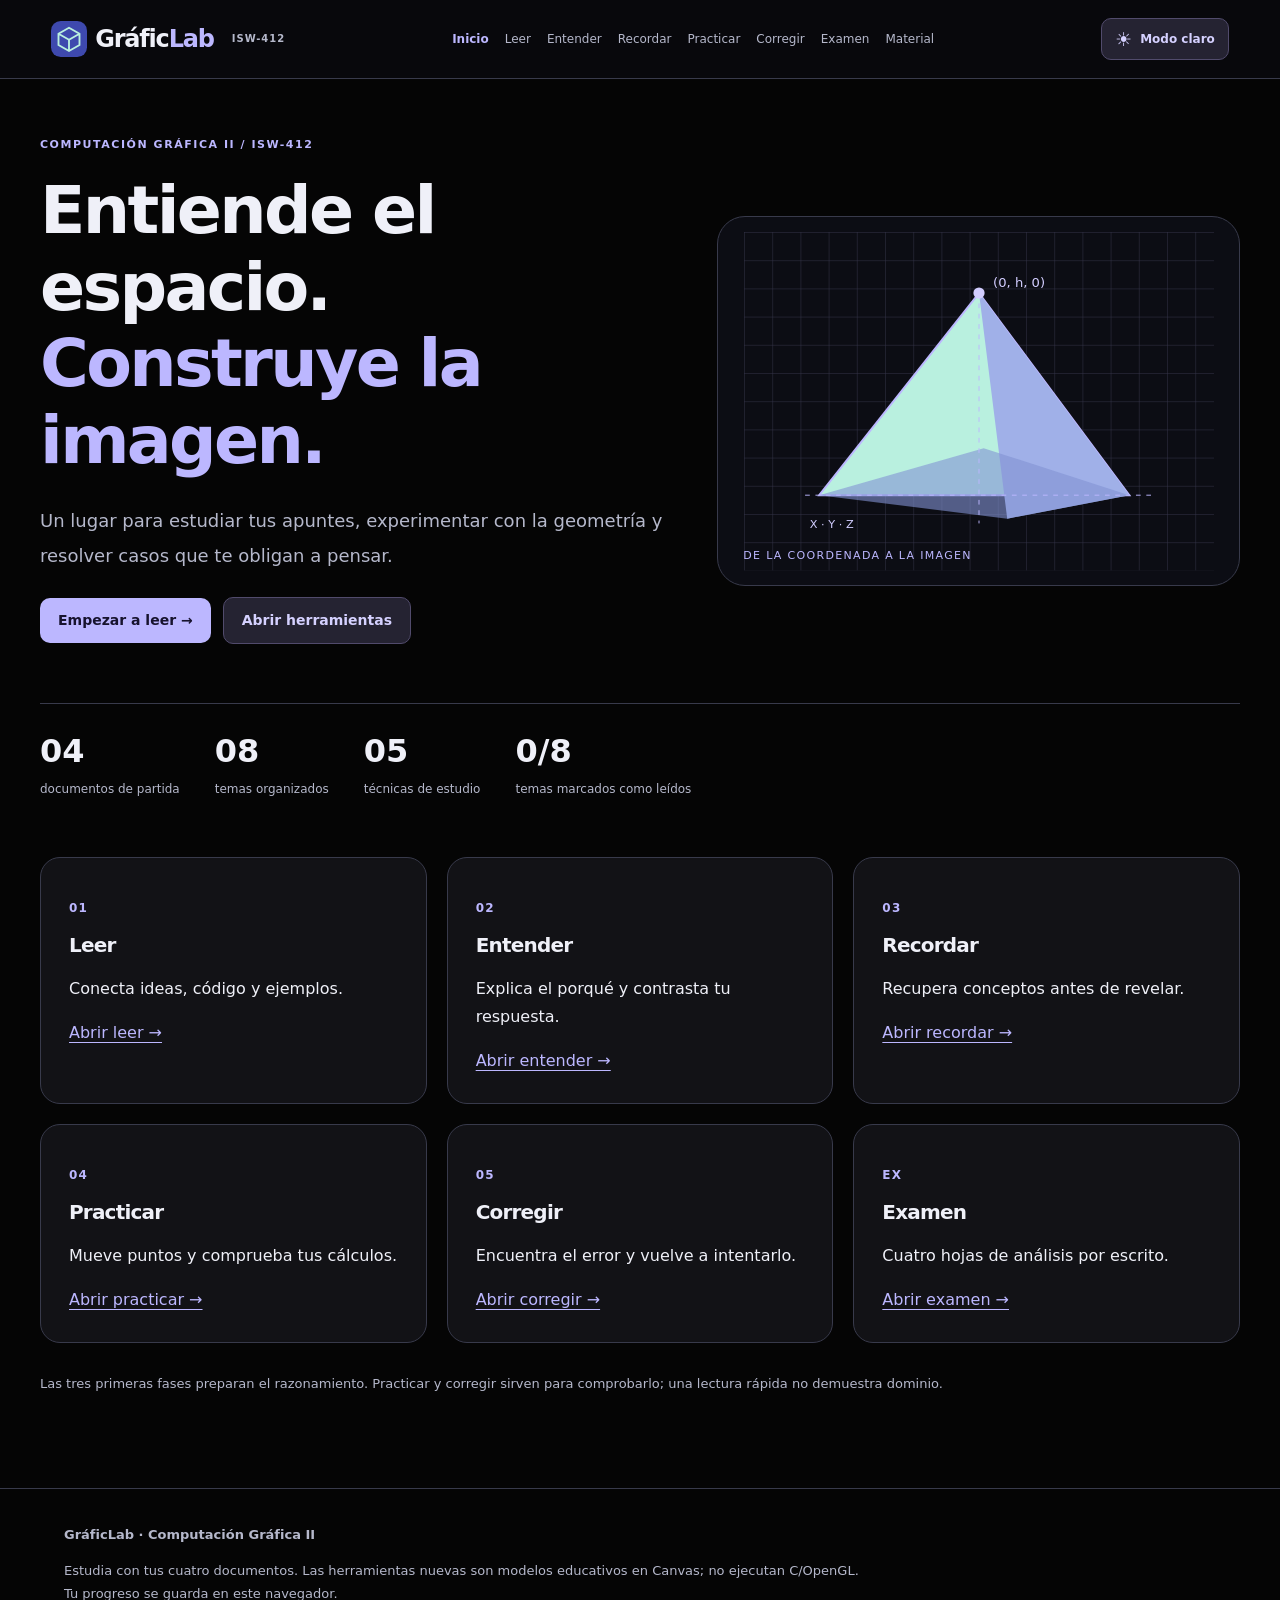
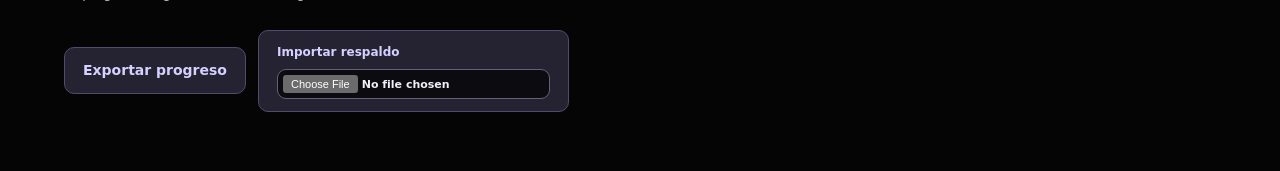
<file: index.html>
<!doctype html><html lang="es"><head><meta charset="utf-8"><meta name="viewport" content="width=device-width,initial-scale=1"><meta name="robots" content="noindex,nofollow"><title>Inicio · GráficLab</title><meta name="description" content="Estudio activo de Computación Gráfica II: OpenGL, vectores, matrices, proyecciones y profundidad."><link rel="icon" href="assets/mark.svg"><script src="js/theme.js?v=20261016-1"></script><link rel="stylesheet" href="assets/style.css"><link rel="stylesheet" href="assets/themes.css?v=20261016-1"><script type="module" src="js/app.js?v=20261016-1"></script></head><body data-page="index"><a class="skip" href="#main">Saltar al contenido</a><header class="top"><a class="brand" href="index.html"><img src="assets/mark.svg" width="36" height="36" alt="">Gráfic<span>Lab</span><small>ISW-412</small></a><nav aria-label="Estudio"><a href="index.html" aria-current="page">Inicio</a><a href="leer.html">Leer</a><a href="entender.html">Entender</a><a href="recordar.html">Recordar</a><a href="practicar.html">Practicar</a><a href="corregir.html">Corregir</a><a href="examen.html">Examen</a><a href="material.html">Material</a></nav></header><main id="main" tabindex="-1"></main><footer><strong>GráficLab · Computación Gráfica II</strong><p>Estudia con tus cuatro documentos. Las herramientas nuevas son modelos educativos en Canvas; no ejecutan C/OpenGL. Tu progreso se guarda en este navegador.</p><div class="actions"><button class="quiet" id="backup">Exportar progreso</button><label class="file-button">Importar respaldo<input id="restore" type="file" accept="application/json"></label></div><output id="global-status" role="status"></output></footer></body></html>
</file>
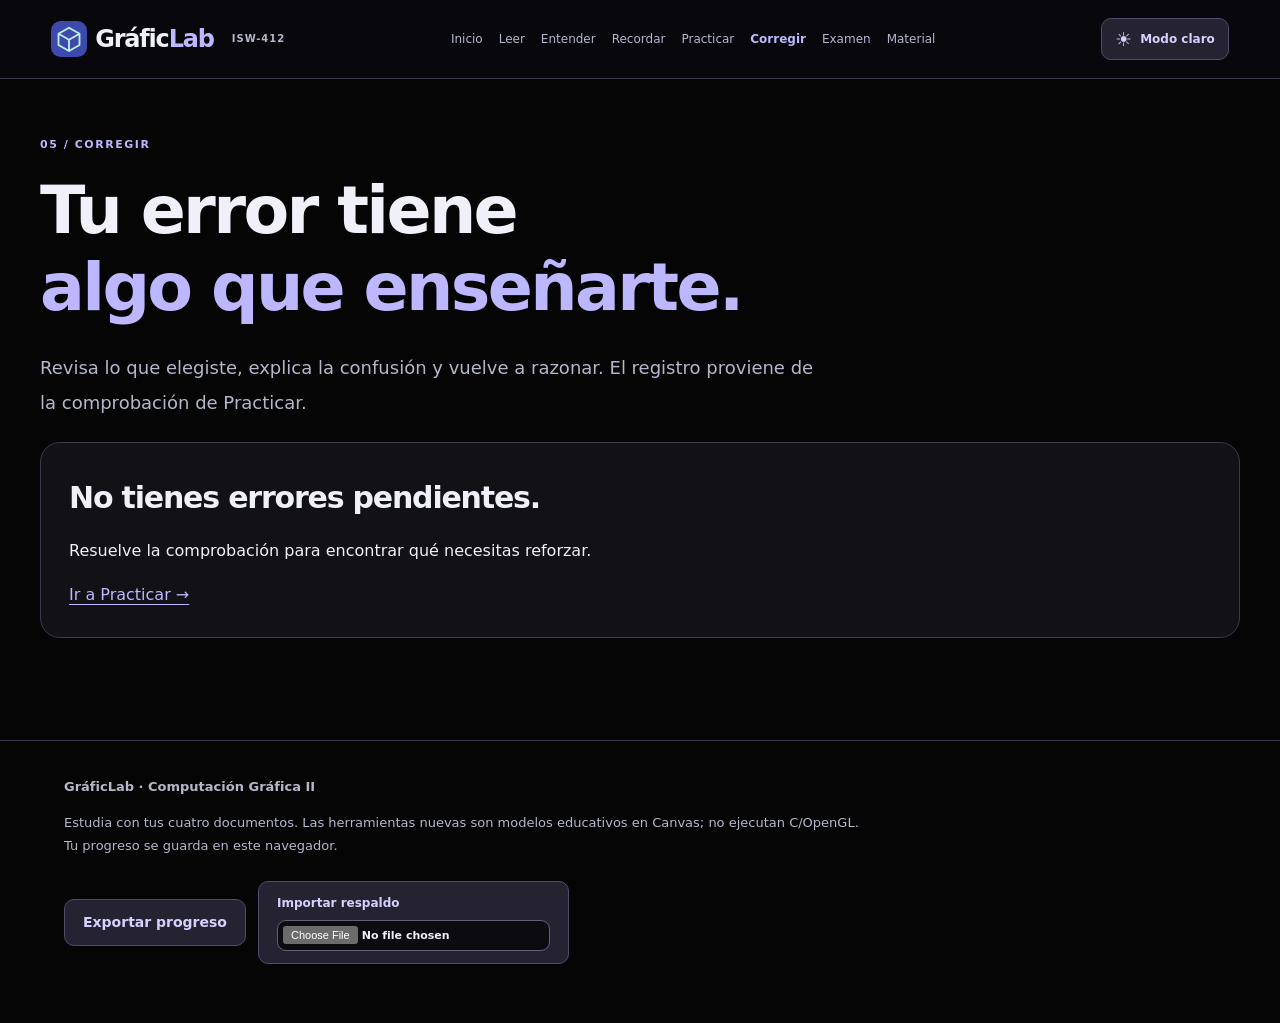
<file: corregir.html>
<!doctype html><html lang="es"><head><meta charset="utf-8"><meta name="viewport" content="width=device-width,initial-scale=1"><meta name="robots" content="noindex,nofollow"><title>Corregir · GráficLab</title><meta name="description" content="Estudio activo de Computación Gráfica II: OpenGL, vectores, matrices, proyecciones y profundidad."><link rel="icon" href="assets/mark.svg"><script src="js/theme.js?v=20261016-1"></script><link rel="stylesheet" href="assets/style.css"><link rel="stylesheet" href="assets/themes.css?v=20261016-1"><script type="module" src="js/app.js?v=20261016-1"></script></head><body data-page="corregir"><a class="skip" href="#main">Saltar al contenido</a><header class="top"><a class="brand" href="index.html"><img src="assets/mark.svg" width="36" height="36" alt="">Gráfic<span>Lab</span><small>ISW-412</small></a><nav aria-label="Estudio"><a href="index.html">Inicio</a><a href="leer.html">Leer</a><a href="entender.html">Entender</a><a href="recordar.html">Recordar</a><a href="practicar.html">Practicar</a><a href="corregir.html" aria-current="page">Corregir</a><a href="examen.html">Examen</a><a href="material.html">Material</a></nav></header><main id="main" tabindex="-1"></main><footer><strong>GráficLab · Computación Gráfica II</strong><p>Estudia con tus cuatro documentos. Las herramientas nuevas son modelos educativos en Canvas; no ejecutan C/OpenGL. Tu progreso se guarda en este navegador.</p><div class="actions"><button class="quiet" id="backup">Exportar progreso</button><label class="file-button">Importar respaldo<input id="restore" type="file" accept="application/json"></label></div><output id="global-status" role="status"></output></footer></body></html>
</file>
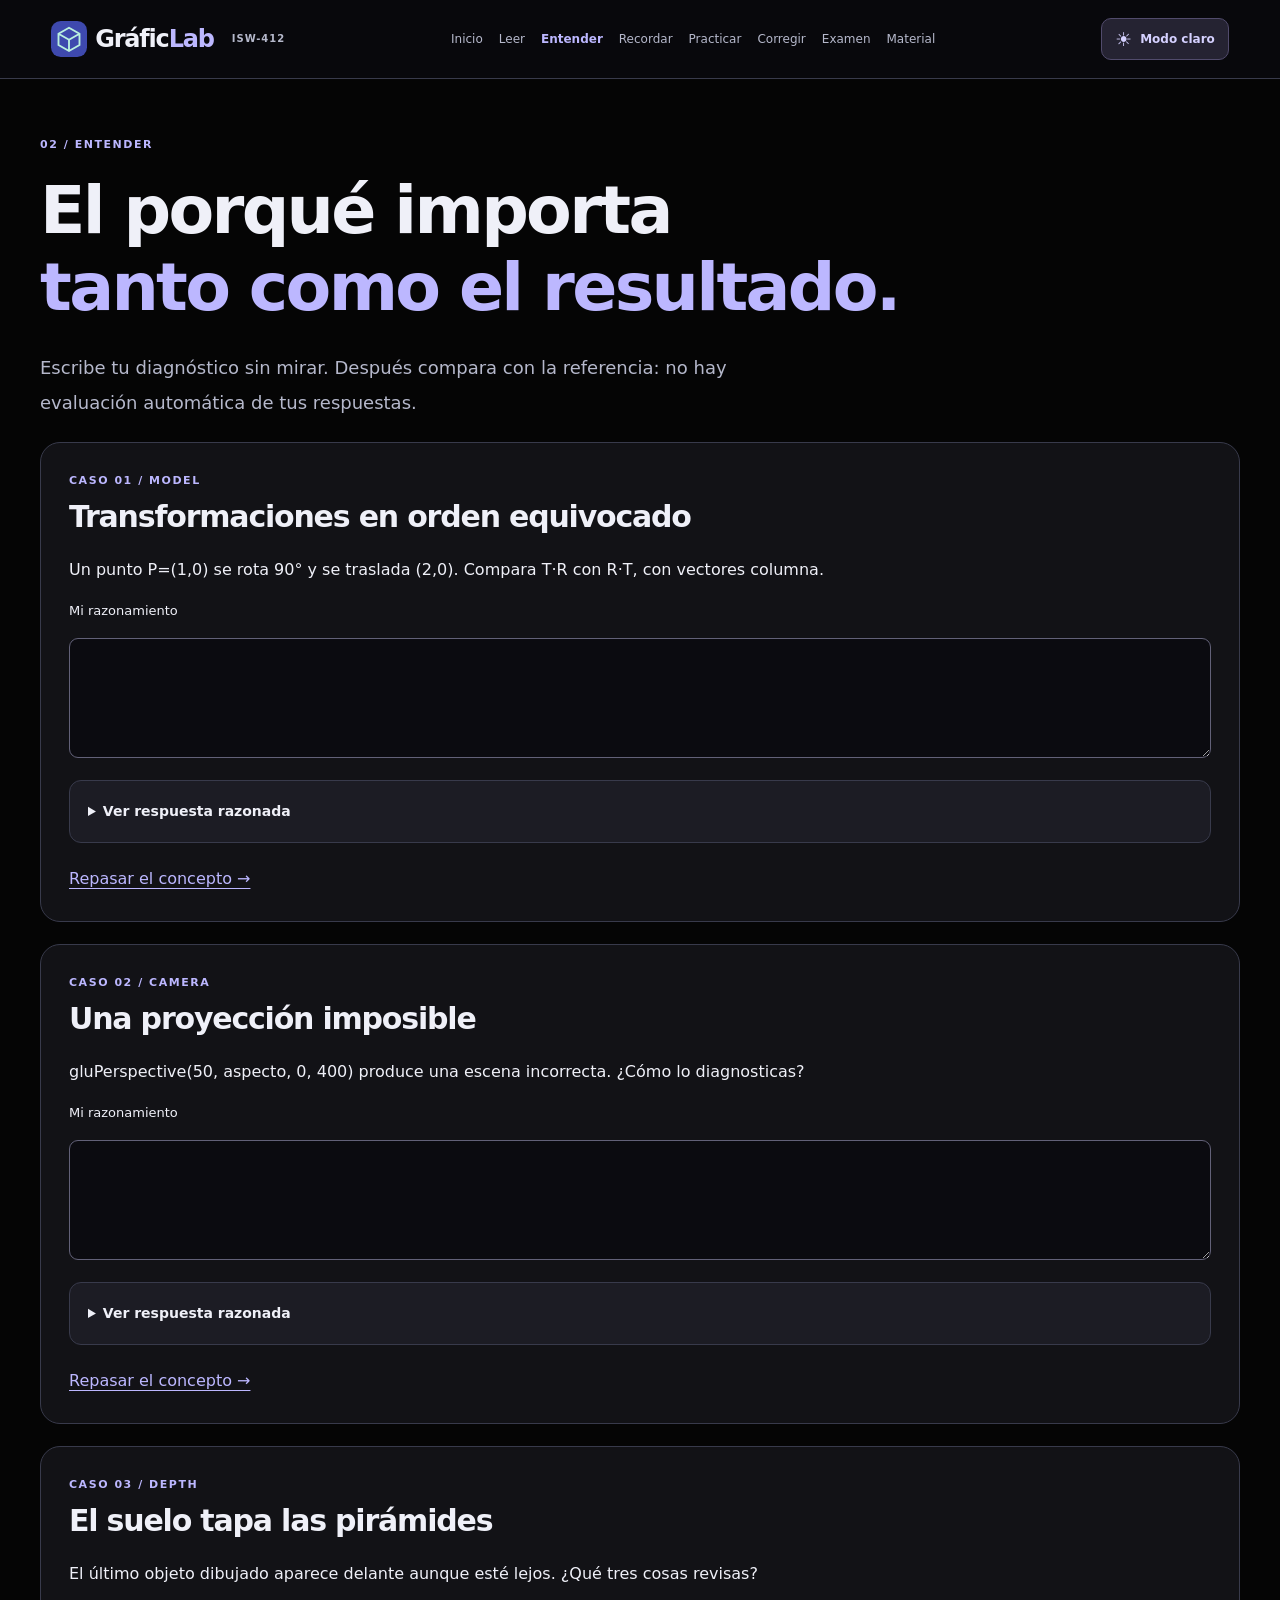
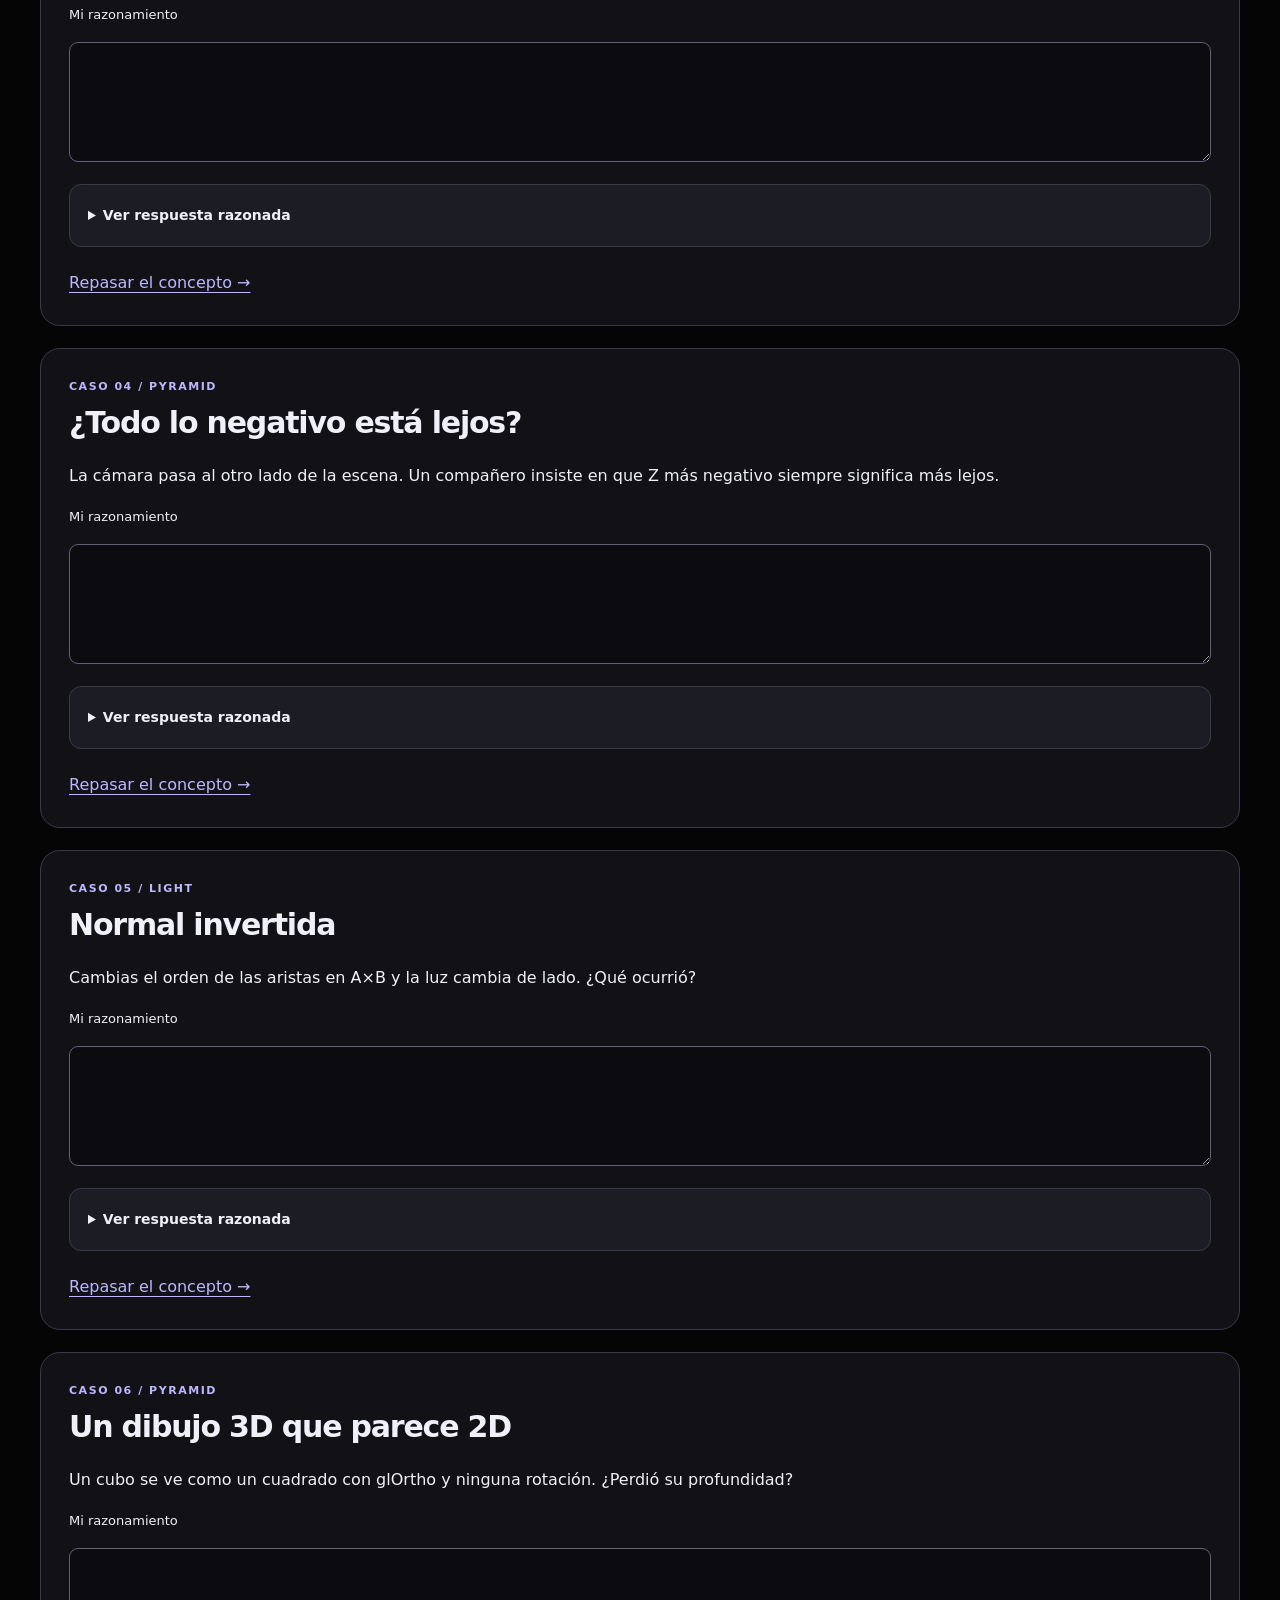
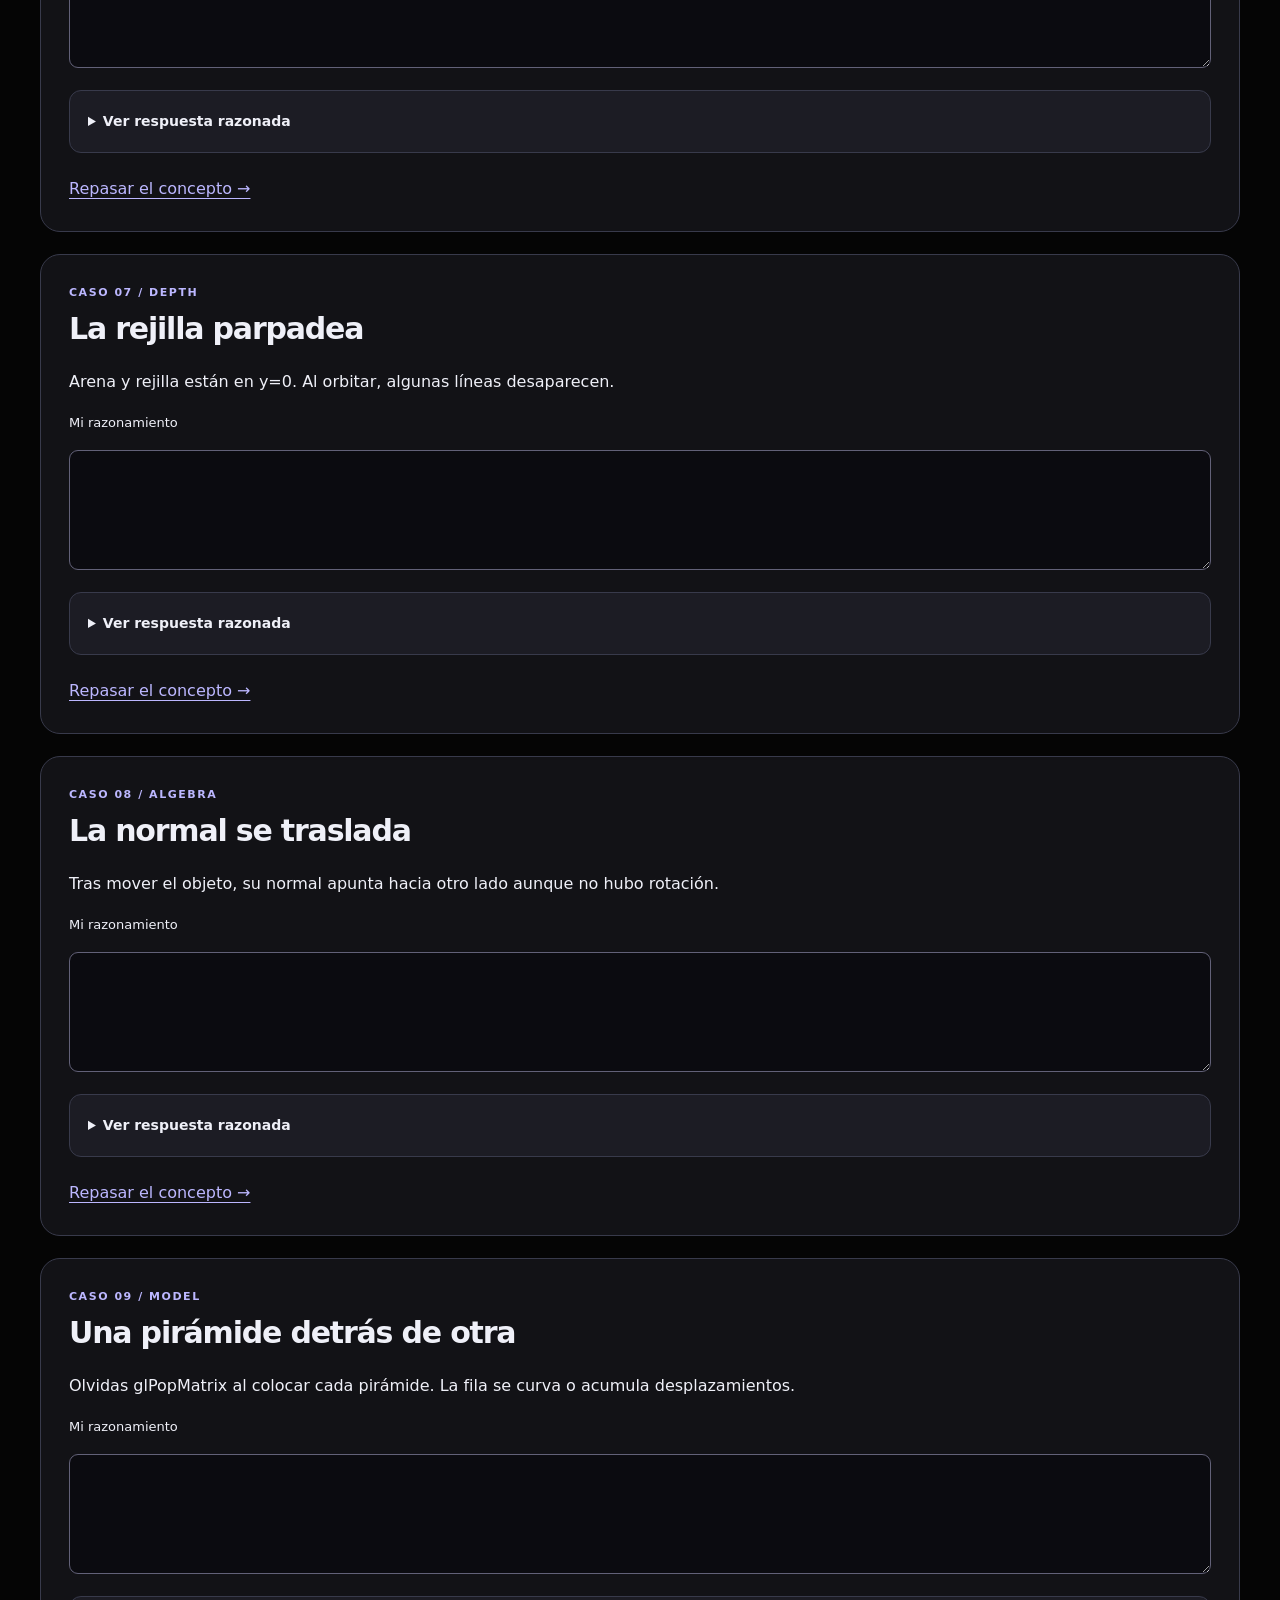
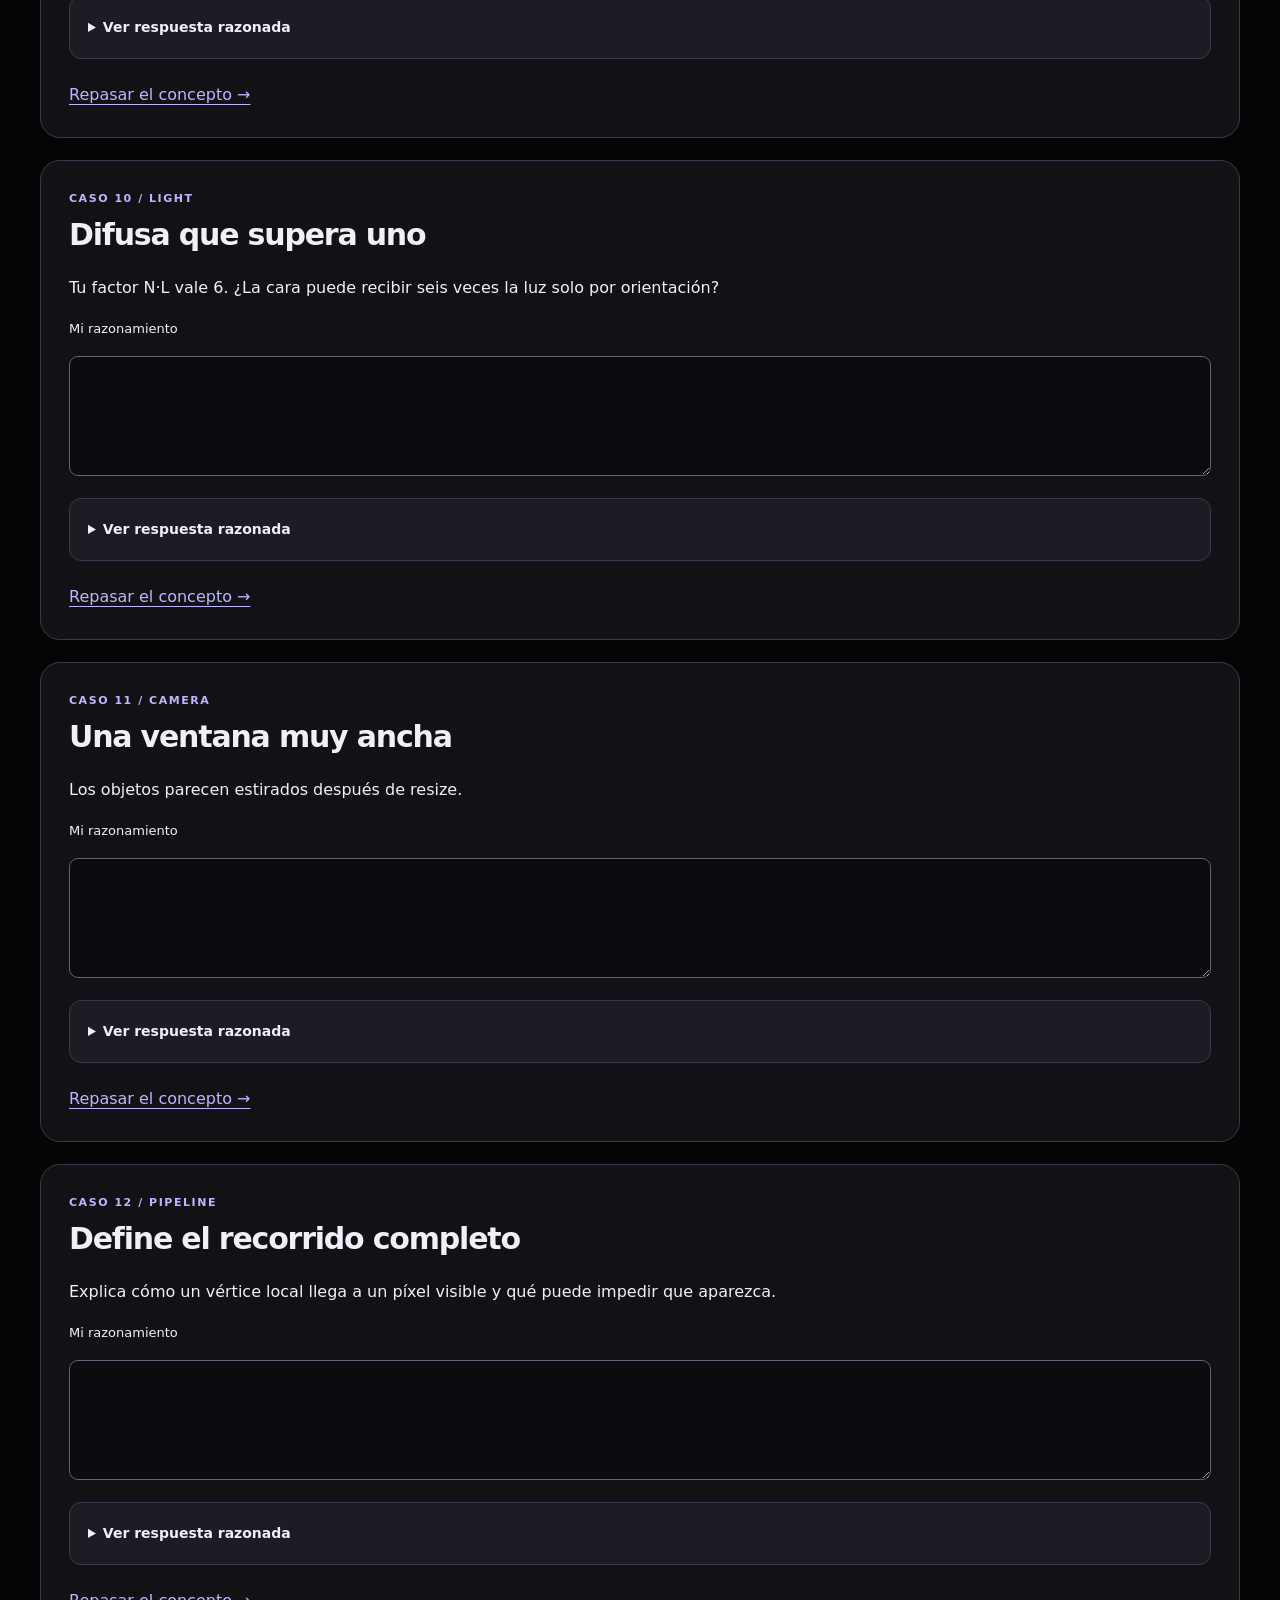
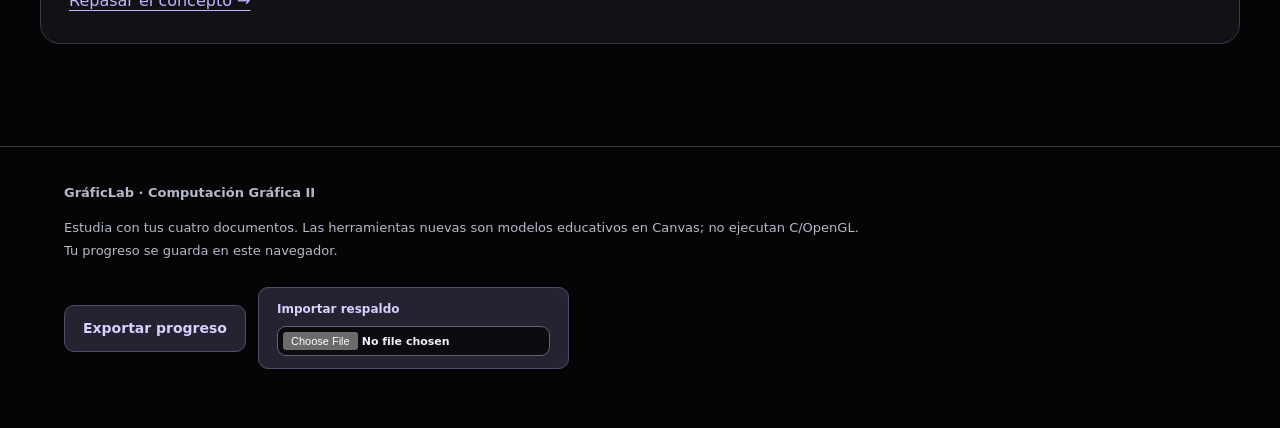
<file: entender.html>
<!doctype html><html lang="es"><head><meta charset="utf-8"><meta name="viewport" content="width=device-width,initial-scale=1"><meta name="robots" content="noindex,nofollow"><title>Entender · GráficLab</title><meta name="description" content="Estudio activo de Computación Gráfica II: OpenGL, vectores, matrices, proyecciones y profundidad."><link rel="icon" href="assets/mark.svg"><script src="js/theme.js?v=20261016-1"></script><link rel="stylesheet" href="assets/style.css"><link rel="stylesheet" href="assets/themes.css?v=20261016-1"><script type="module" src="js/app.js?v=20261016-1"></script></head><body data-page="entender"><a class="skip" href="#main">Saltar al contenido</a><header class="top"><a class="brand" href="index.html"><img src="assets/mark.svg" width="36" height="36" alt="">Gráfic<span>Lab</span><small>ISW-412</small></a><nav aria-label="Estudio"><a href="index.html">Inicio</a><a href="leer.html">Leer</a><a href="entender.html" aria-current="page">Entender</a><a href="recordar.html">Recordar</a><a href="practicar.html">Practicar</a><a href="corregir.html">Corregir</a><a href="examen.html">Examen</a><a href="material.html">Material</a></nav></header><main id="main" tabindex="-1"></main><footer><strong>GráficLab · Computación Gráfica II</strong><p>Estudia con tus cuatro documentos. Las herramientas nuevas son modelos educativos en Canvas; no ejecutan C/OpenGL. Tu progreso se guarda en este navegador.</p><div class="actions"><button class="quiet" id="backup">Exportar progreso</button><label class="file-button">Importar respaldo<input id="restore" type="file" accept="application/json"></label></div><output id="global-status" role="status"></output></footer></body></html>
</file>
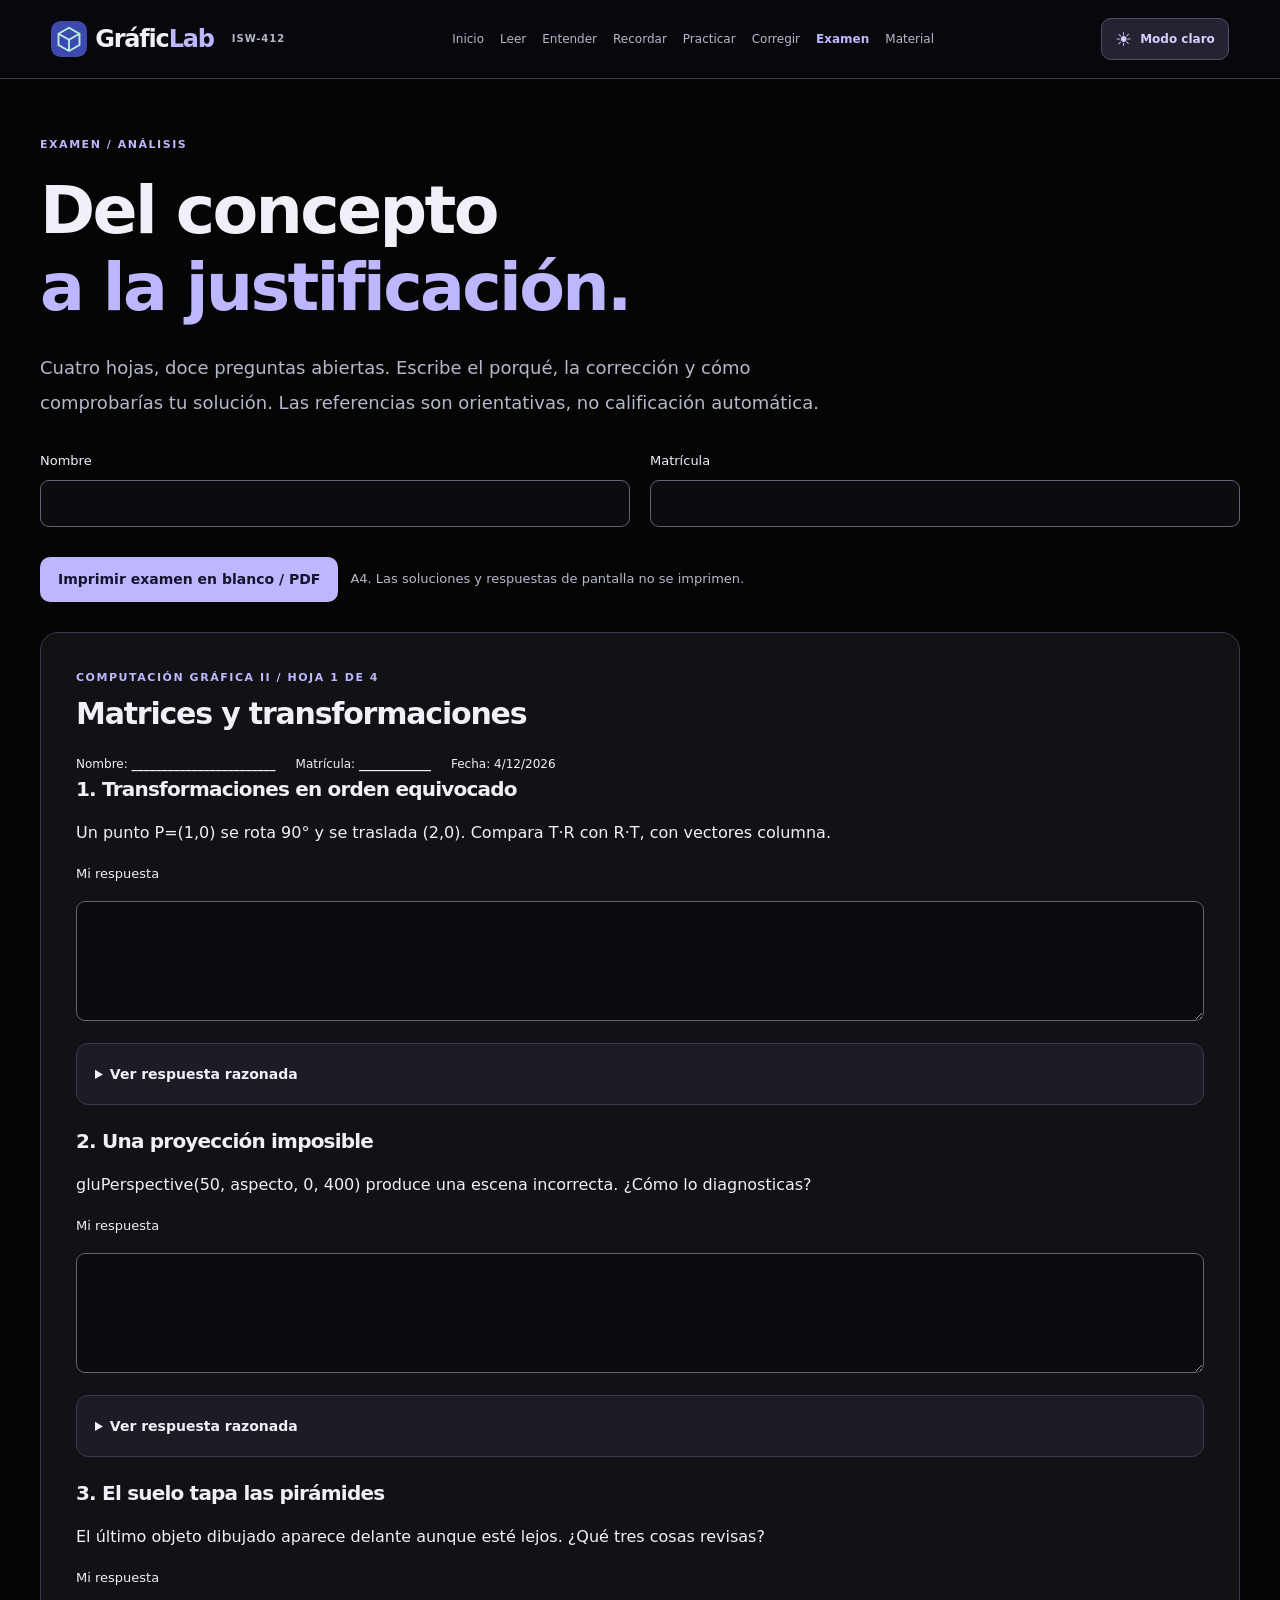
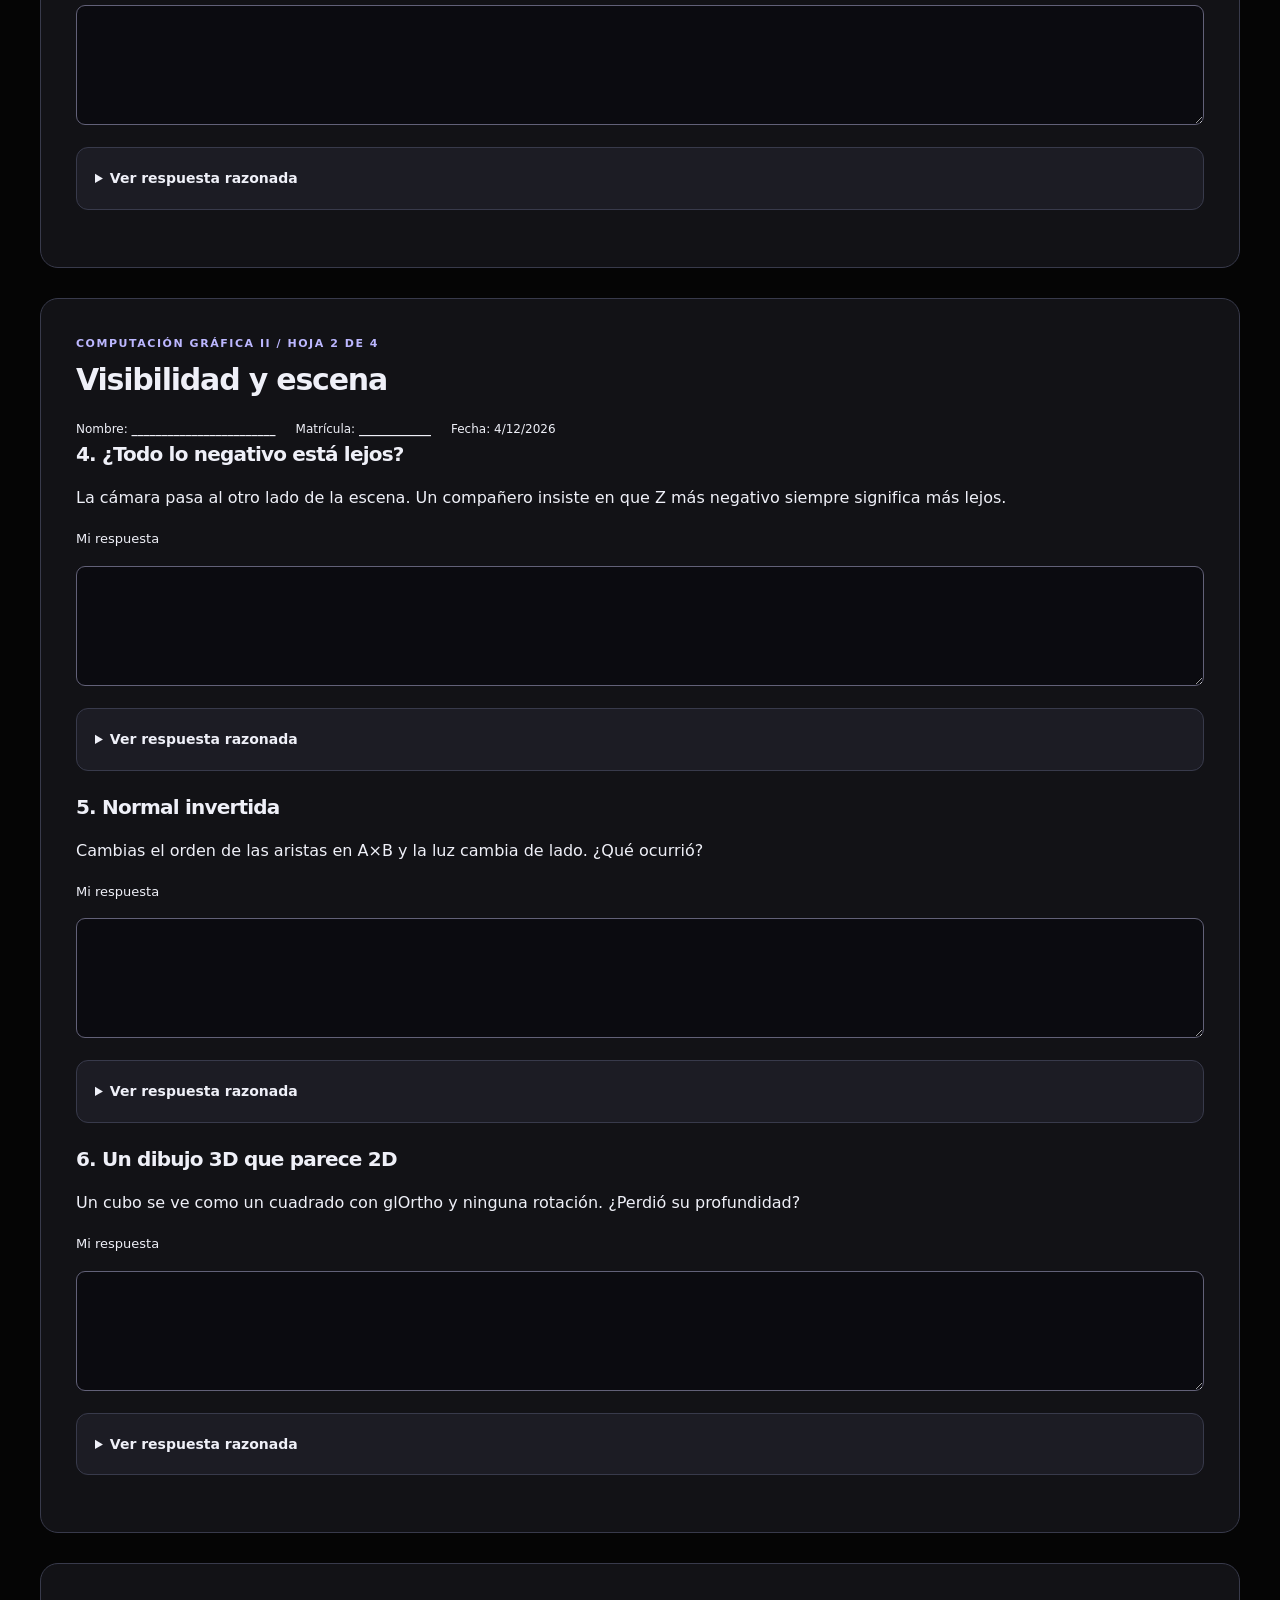
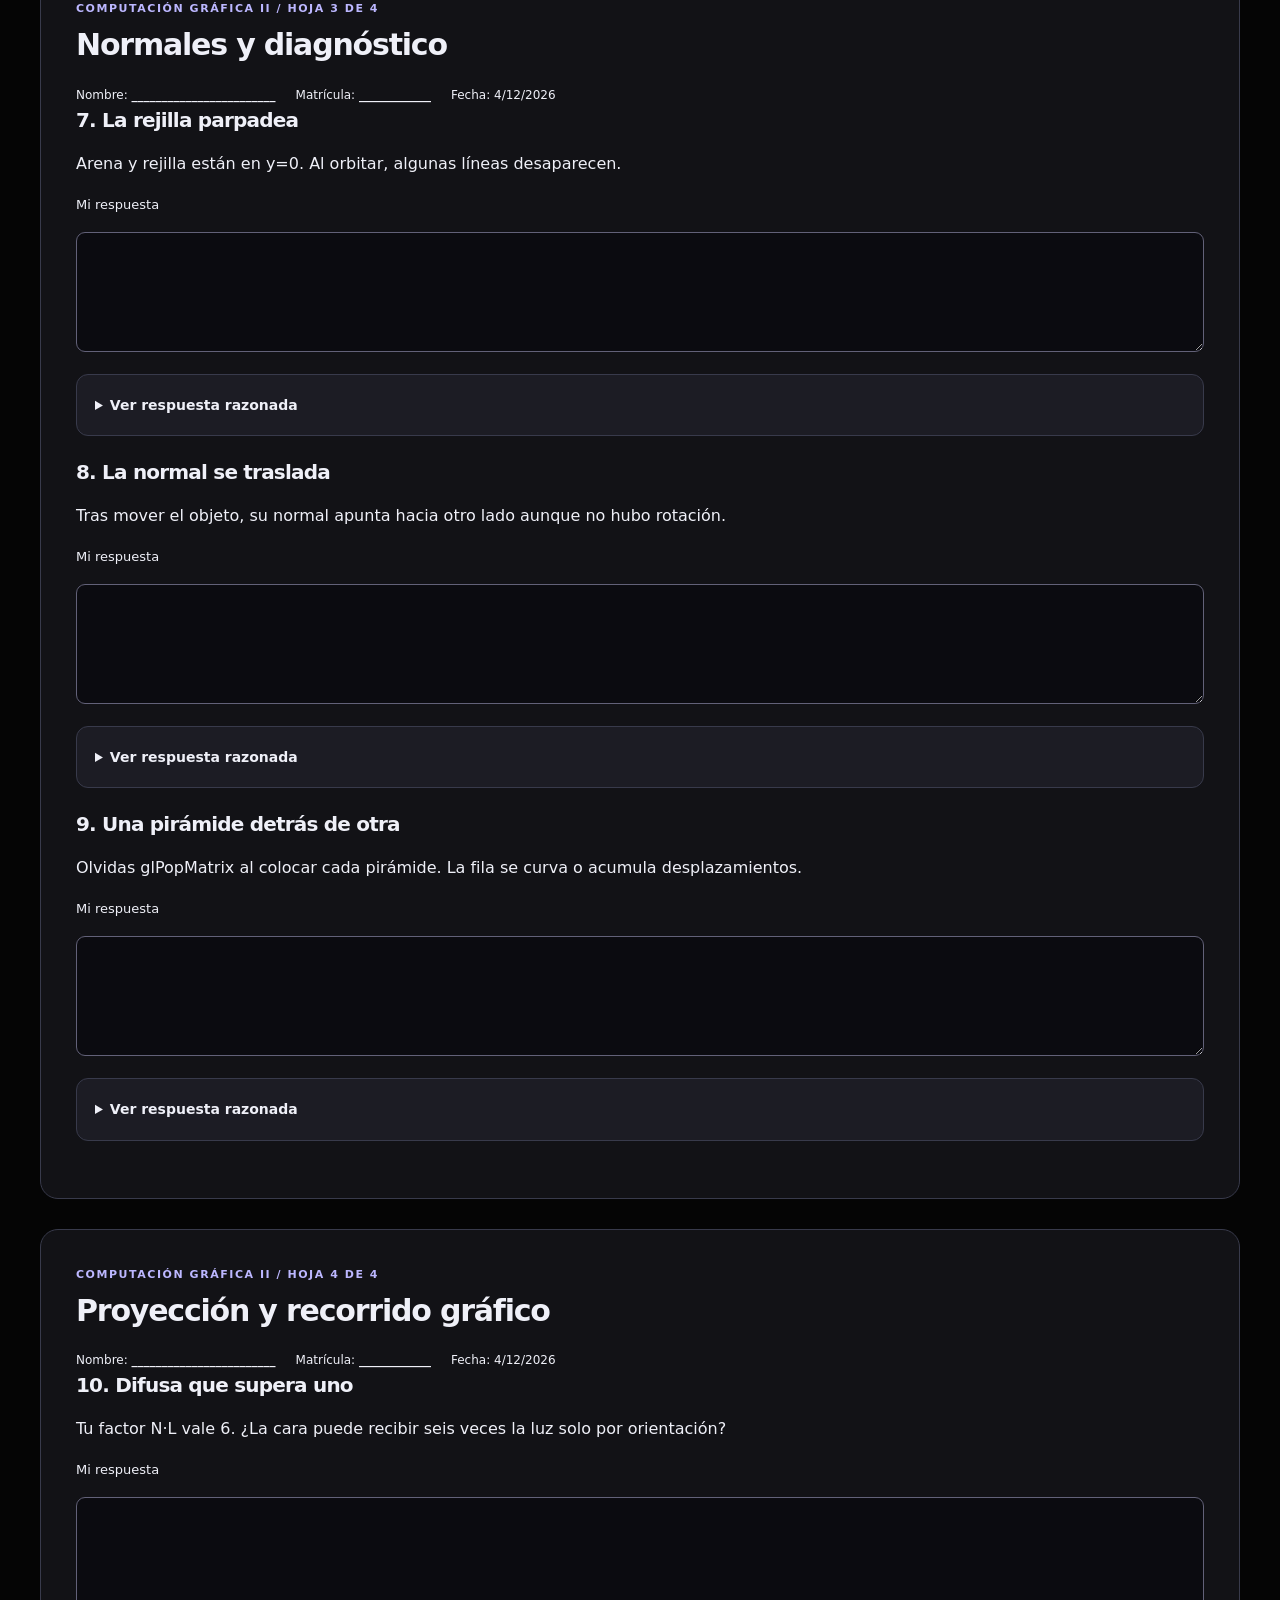
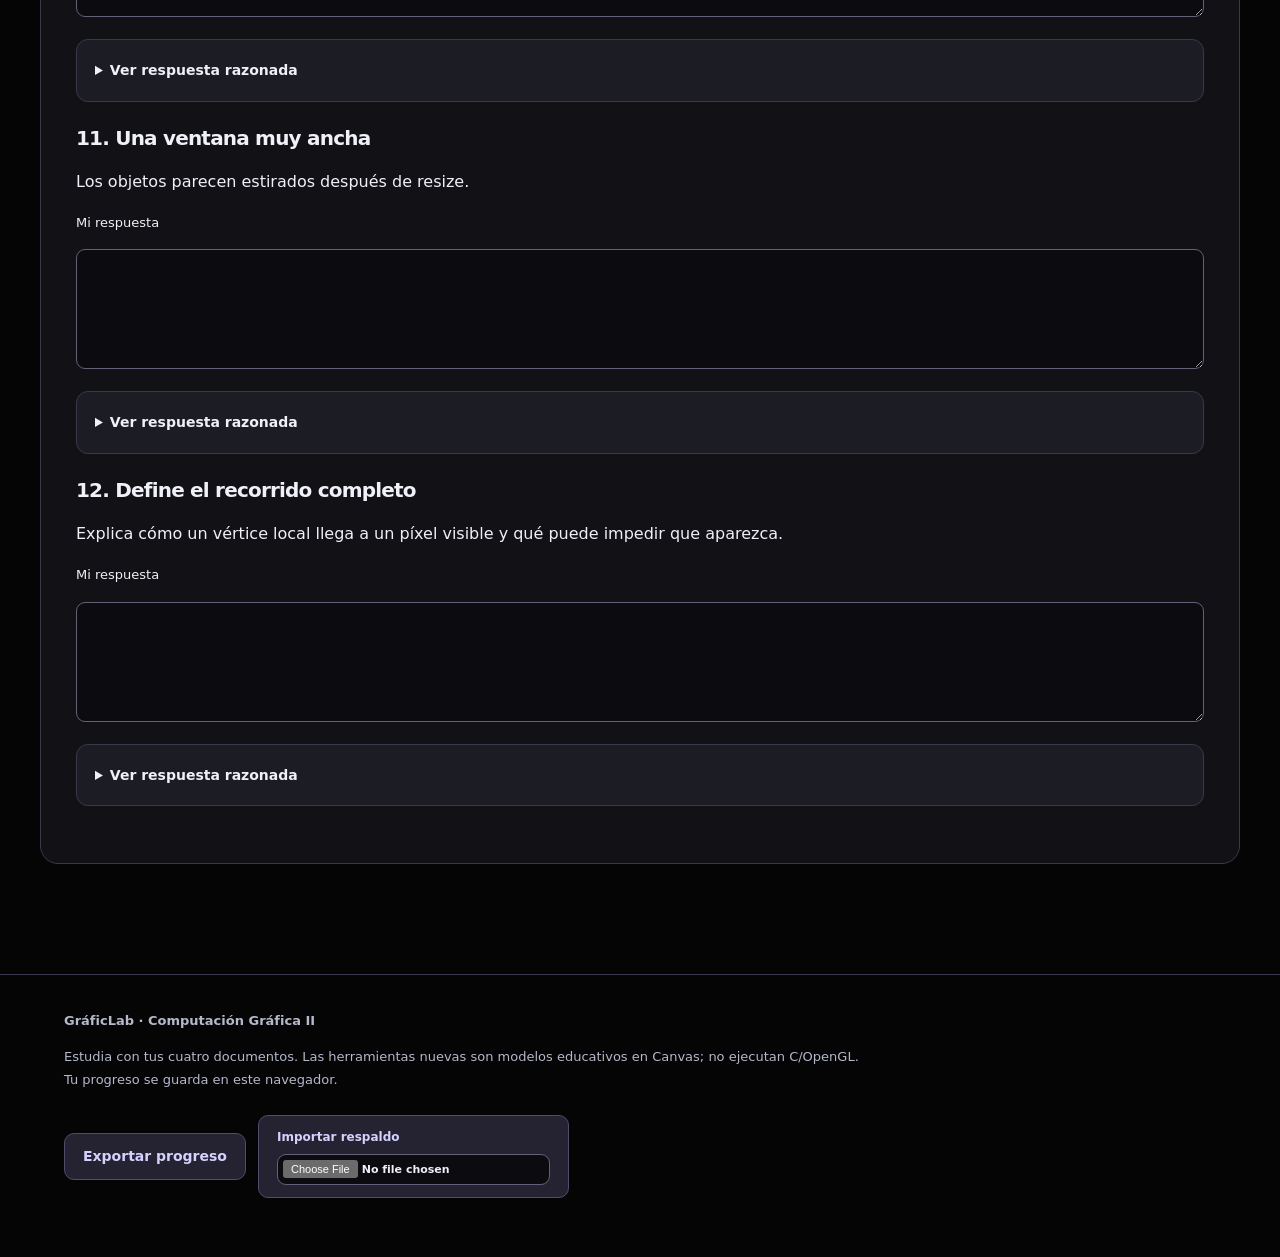
<file: examen.html>
<!doctype html><html lang="es"><head><meta charset="utf-8"><meta name="viewport" content="width=device-width,initial-scale=1"><meta name="robots" content="noindex,nofollow"><title>Examen · GráficLab</title><meta name="description" content="Estudio activo de Computación Gráfica II: OpenGL, vectores, matrices, proyecciones y profundidad."><link rel="icon" href="assets/mark.svg"><script src="js/theme.js?v=20261016-1"></script><link rel="stylesheet" href="assets/style.css"><link rel="stylesheet" href="assets/themes.css?v=20261016-1"><script type="module" src="js/app.js?v=20261016-1"></script></head><body data-page="examen"><a class="skip" href="#main">Saltar al contenido</a><header class="top"><a class="brand" href="index.html"><img src="assets/mark.svg" width="36" height="36" alt="">Gráfic<span>Lab</span><small>ISW-412</small></a><nav aria-label="Estudio"><a href="index.html">Inicio</a><a href="leer.html">Leer</a><a href="entender.html">Entender</a><a href="recordar.html">Recordar</a><a href="practicar.html">Practicar</a><a href="corregir.html">Corregir</a><a href="examen.html" aria-current="page">Examen</a><a href="material.html">Material</a></nav></header><main id="main" tabindex="-1"></main><footer><strong>GráficLab · Computación Gráfica II</strong><p>Estudia con tus cuatro documentos. Las herramientas nuevas son modelos educativos en Canvas; no ejecutan C/OpenGL. Tu progreso se guarda en este navegador.</p><div class="actions"><button class="quiet" id="backup">Exportar progreso</button><label class="file-button">Importar respaldo<input id="restore" type="file" accept="application/json"></label></div><output id="global-status" role="status"></output></footer></body></html>
</file>
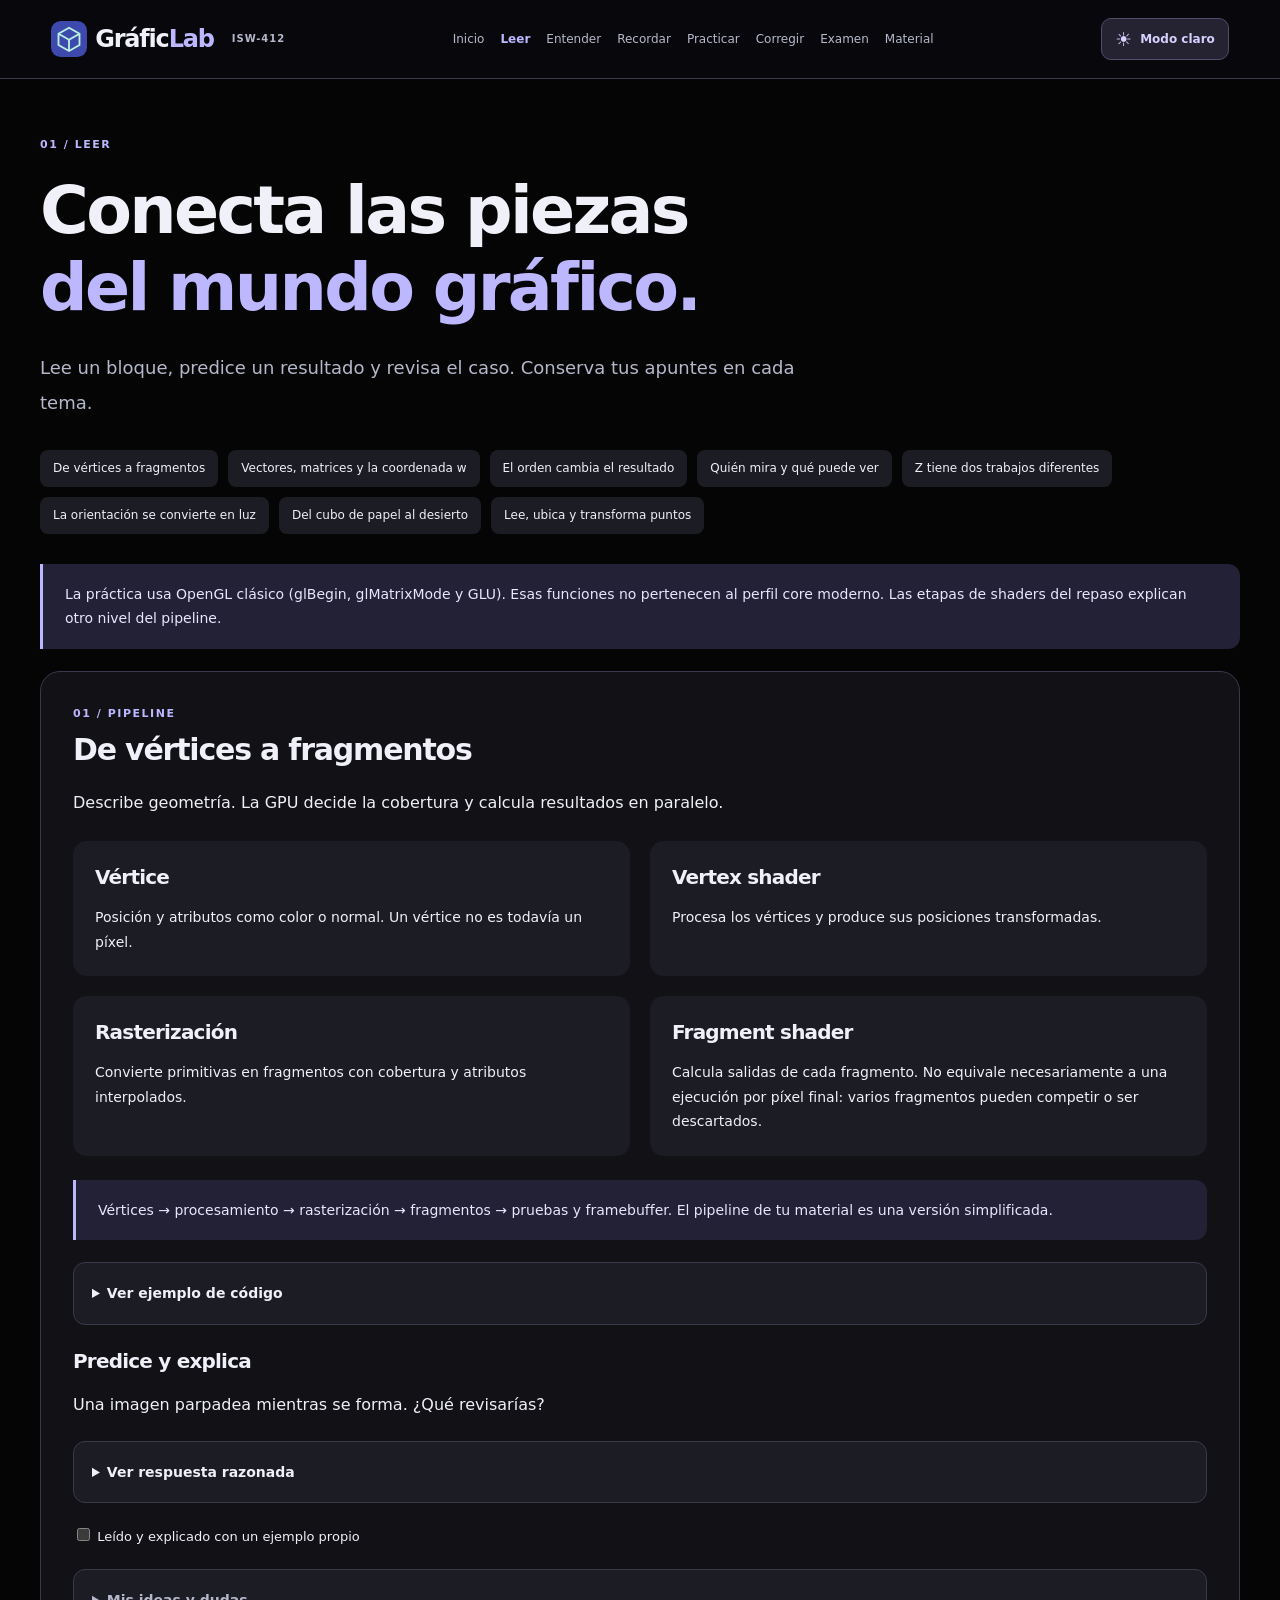
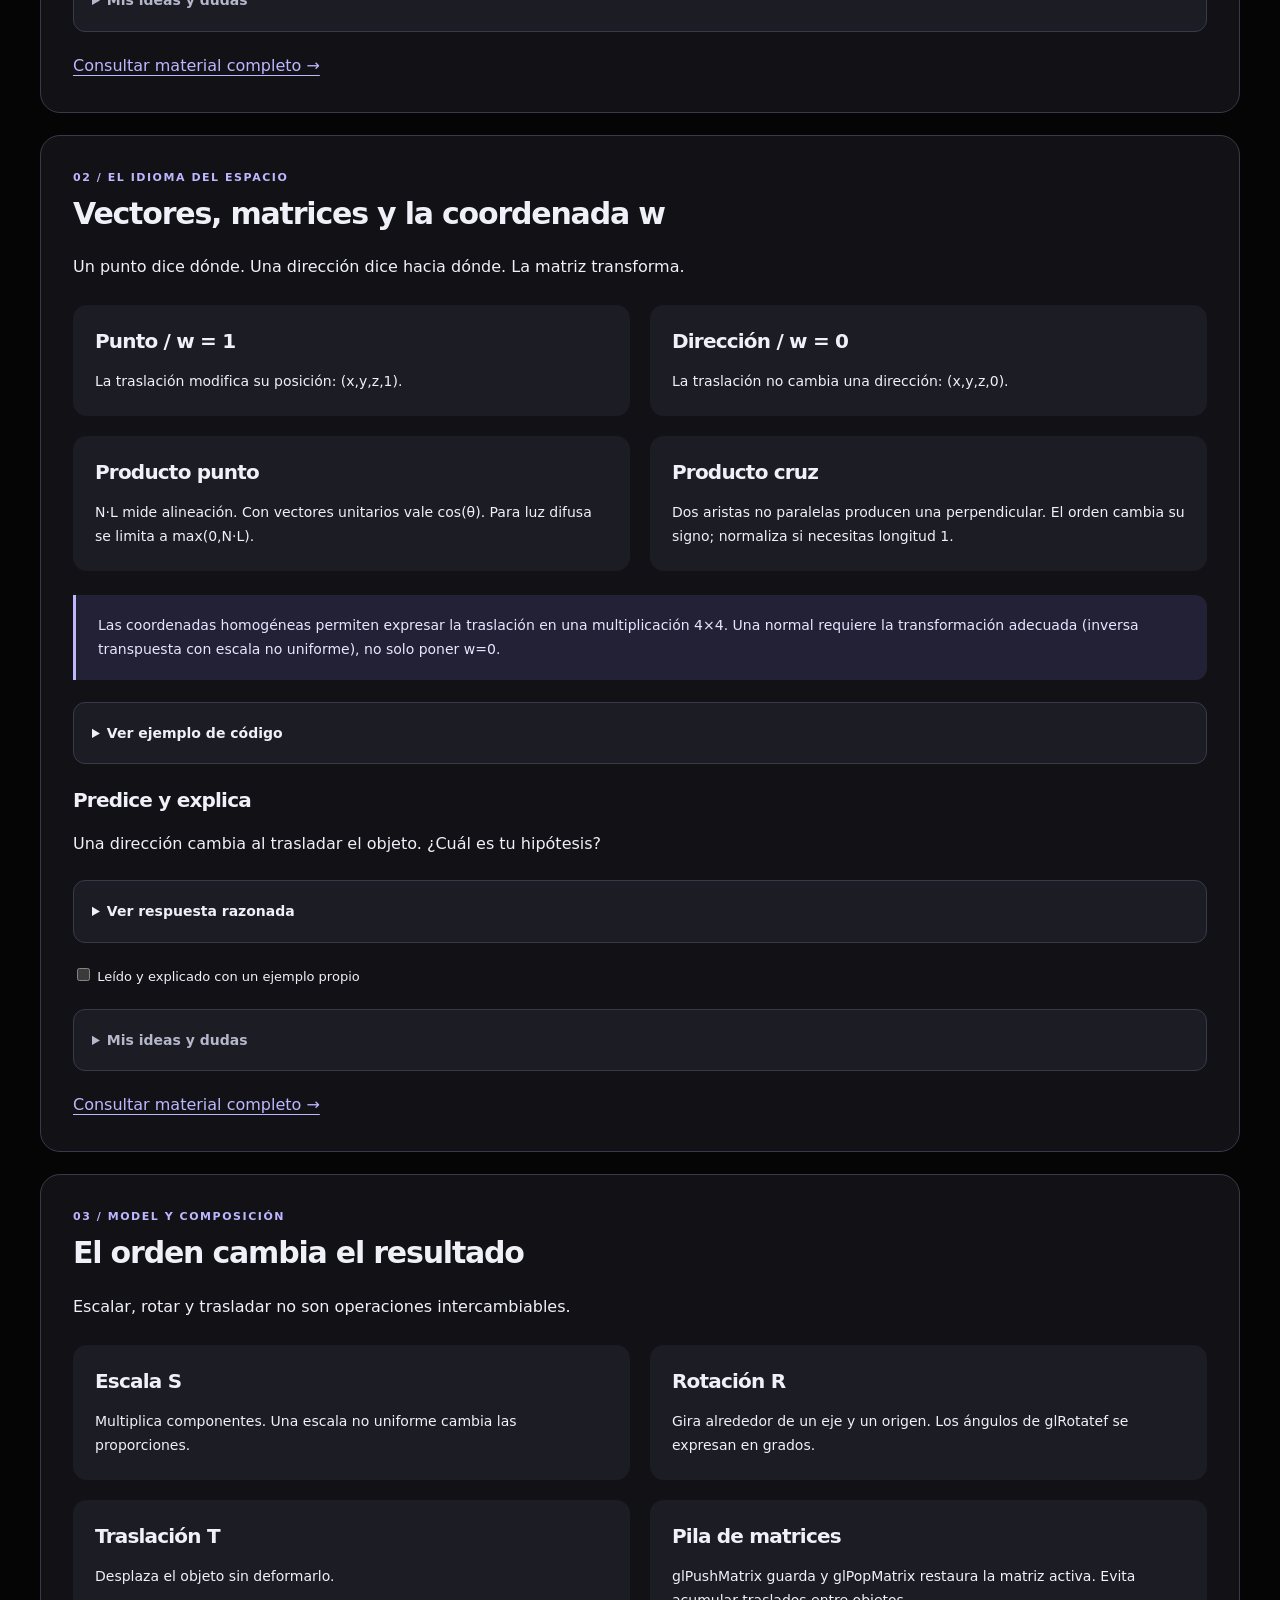
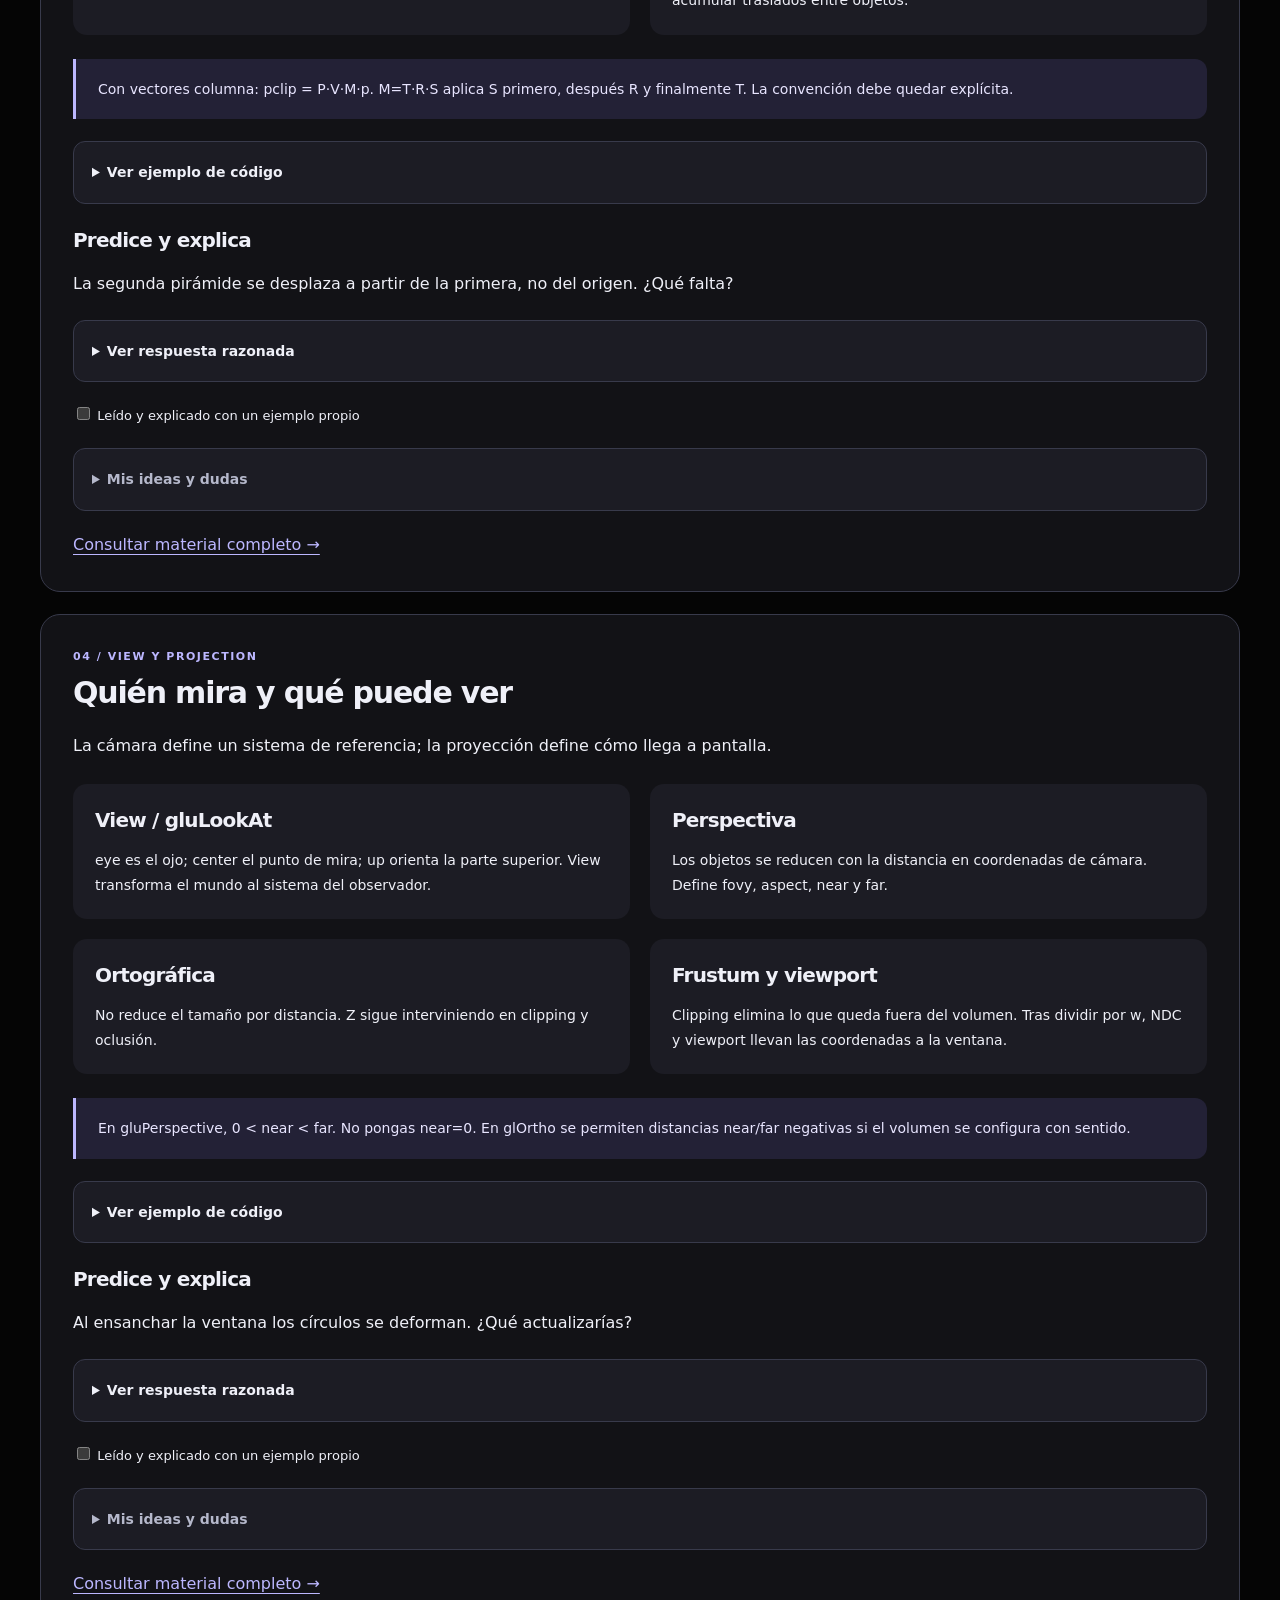
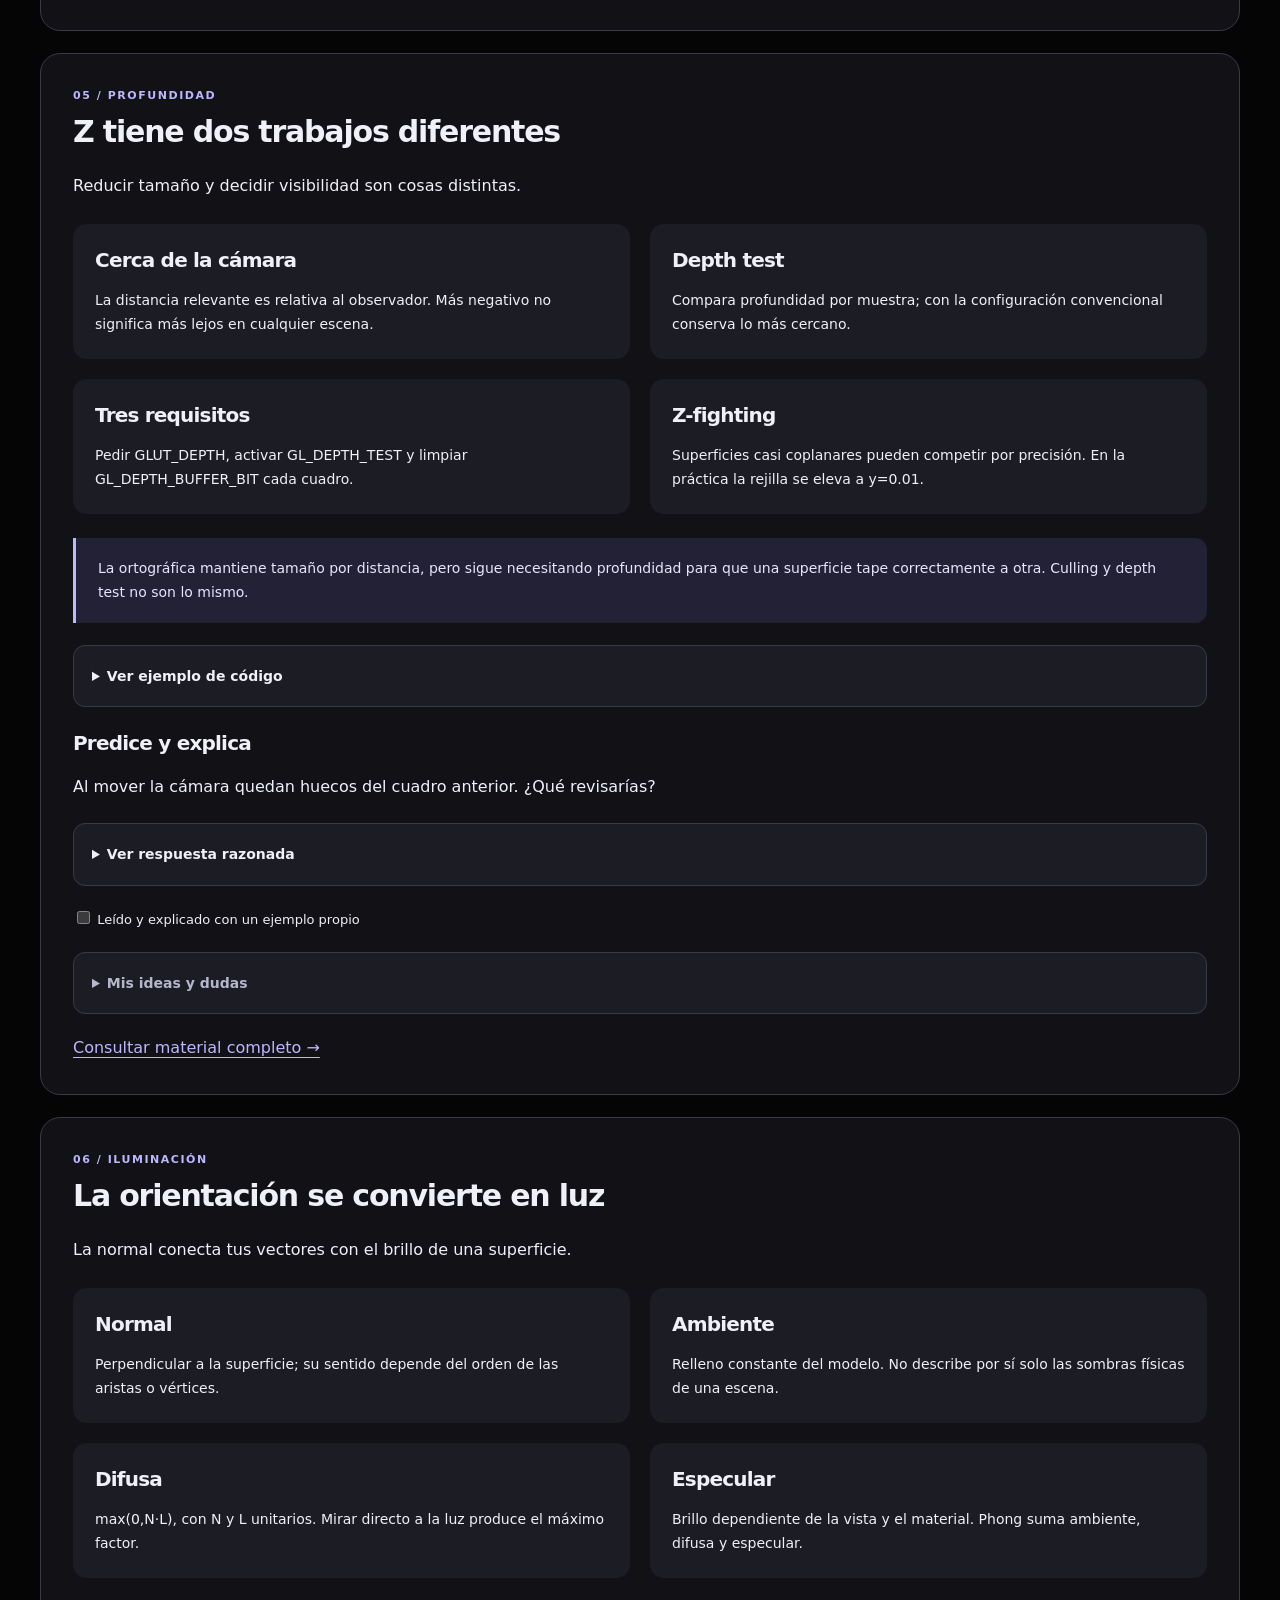
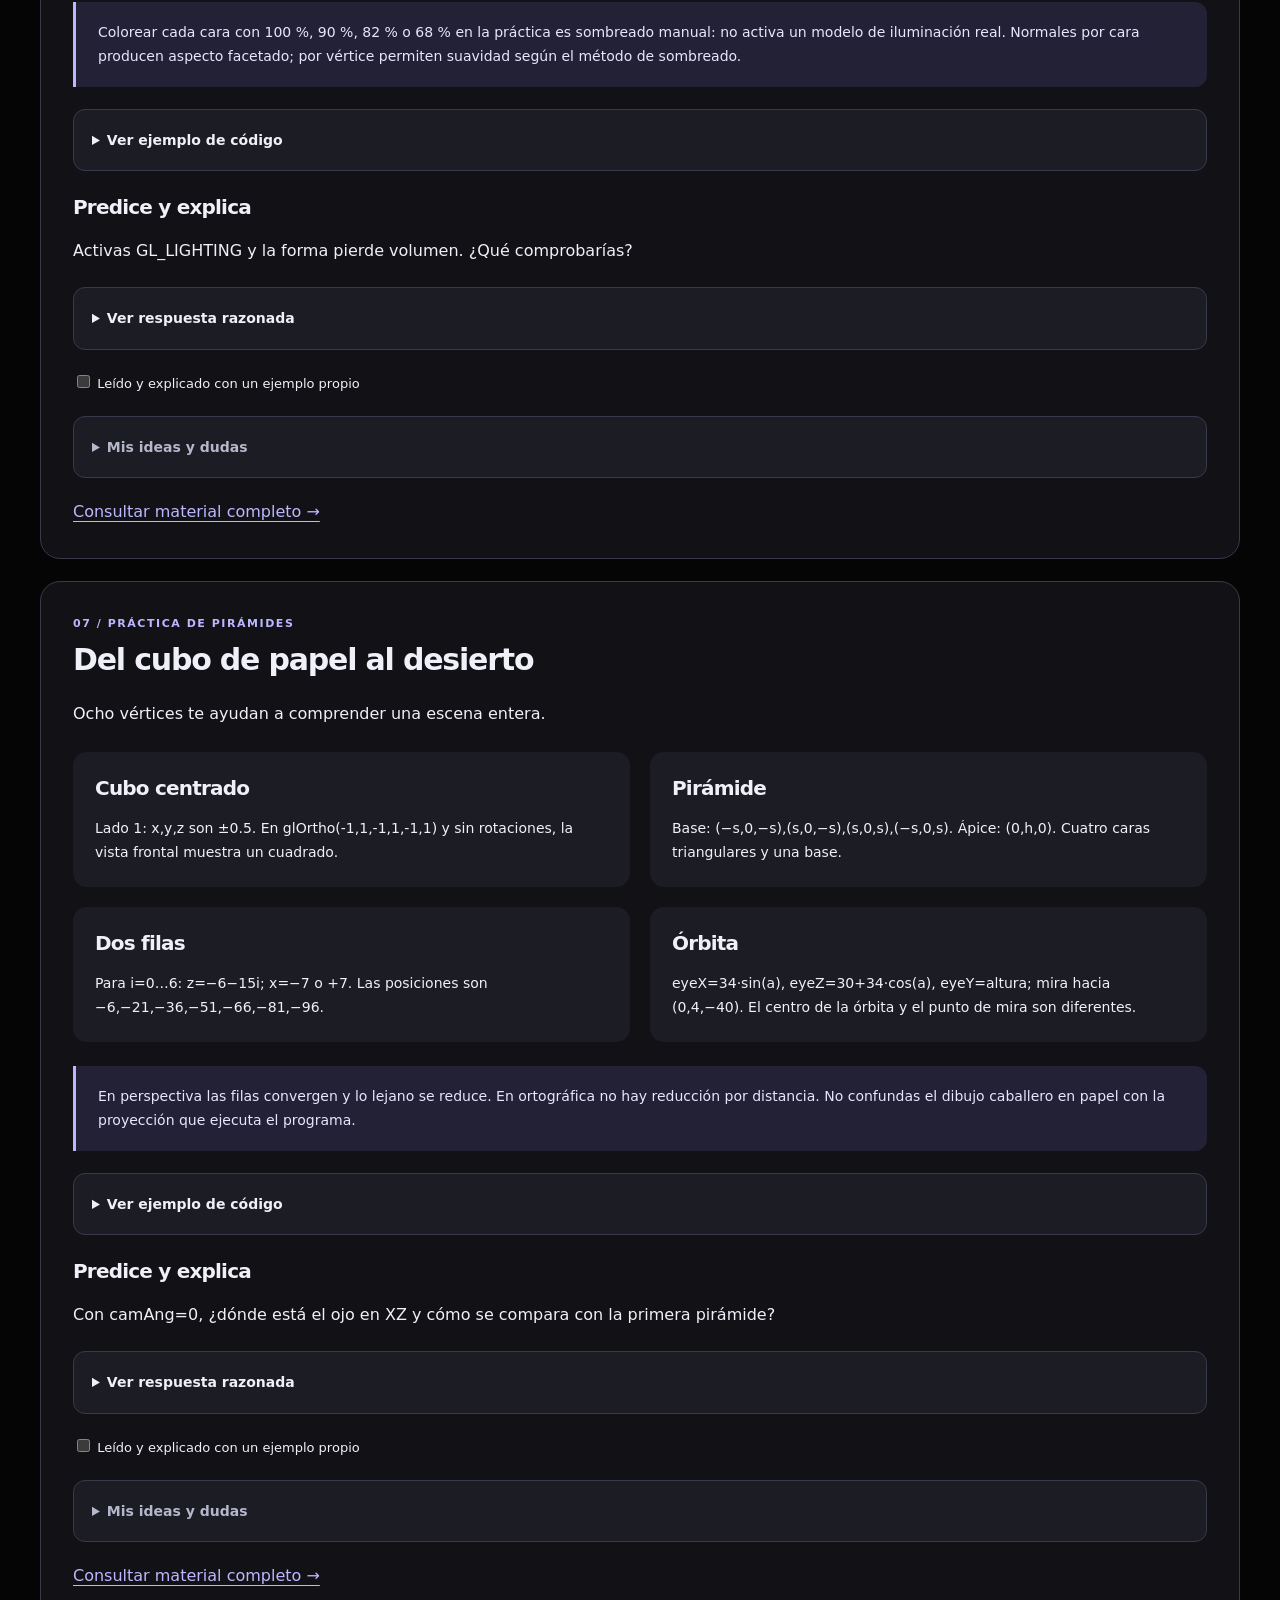
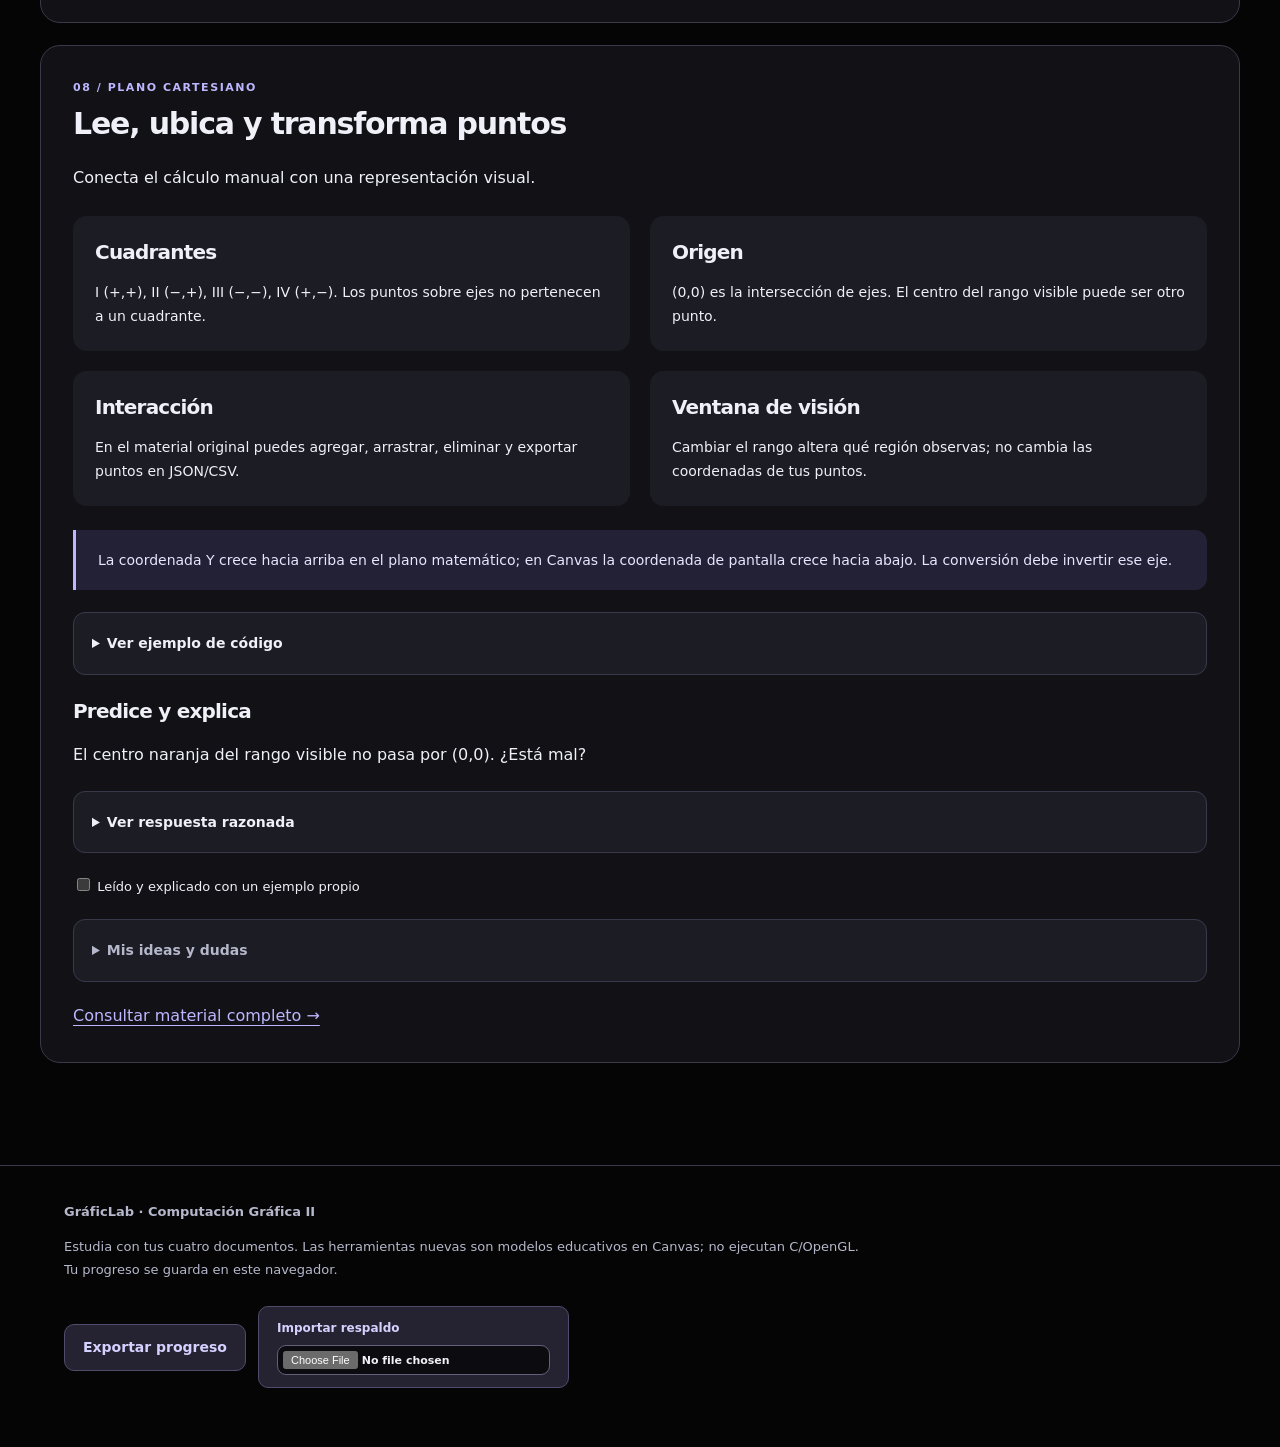
<file: leer.html>
<!doctype html><html lang="es"><head><meta charset="utf-8"><meta name="viewport" content="width=device-width,initial-scale=1"><meta name="robots" content="noindex,nofollow"><title>Leer · GráficLab</title><meta name="description" content="Estudio activo de Computación Gráfica II: OpenGL, vectores, matrices, proyecciones y profundidad."><link rel="icon" href="assets/mark.svg"><script src="js/theme.js?v=20261016-1"></script><link rel="stylesheet" href="assets/style.css"><link rel="stylesheet" href="assets/themes.css?v=20261016-1"><script type="module" src="js/app.js?v=20261016-1"></script></head><body data-page="leer"><a class="skip" href="#main">Saltar al contenido</a><header class="top"><a class="brand" href="index.html"><img src="assets/mark.svg" width="36" height="36" alt="">Gráfic<span>Lab</span><small>ISW-412</small></a><nav aria-label="Estudio"><a href="index.html">Inicio</a><a href="leer.html" aria-current="page">Leer</a><a href="entender.html">Entender</a><a href="recordar.html">Recordar</a><a href="practicar.html">Practicar</a><a href="corregir.html">Corregir</a><a href="examen.html">Examen</a><a href="material.html">Material</a></nav></header><main id="main" tabindex="-1"></main><footer><strong>GráficLab · Computación Gráfica II</strong><p>Estudia con tus cuatro documentos. Las herramientas nuevas son modelos educativos en Canvas; no ejecutan C/OpenGL. Tu progreso se guarda en este navegador.</p><div class="actions"><button class="quiet" id="backup">Exportar progreso</button><label class="file-button">Importar respaldo<input id="restore" type="file" accept="application/json"></label></div><output id="global-status" role="status"></output></footer></body></html>
</file>
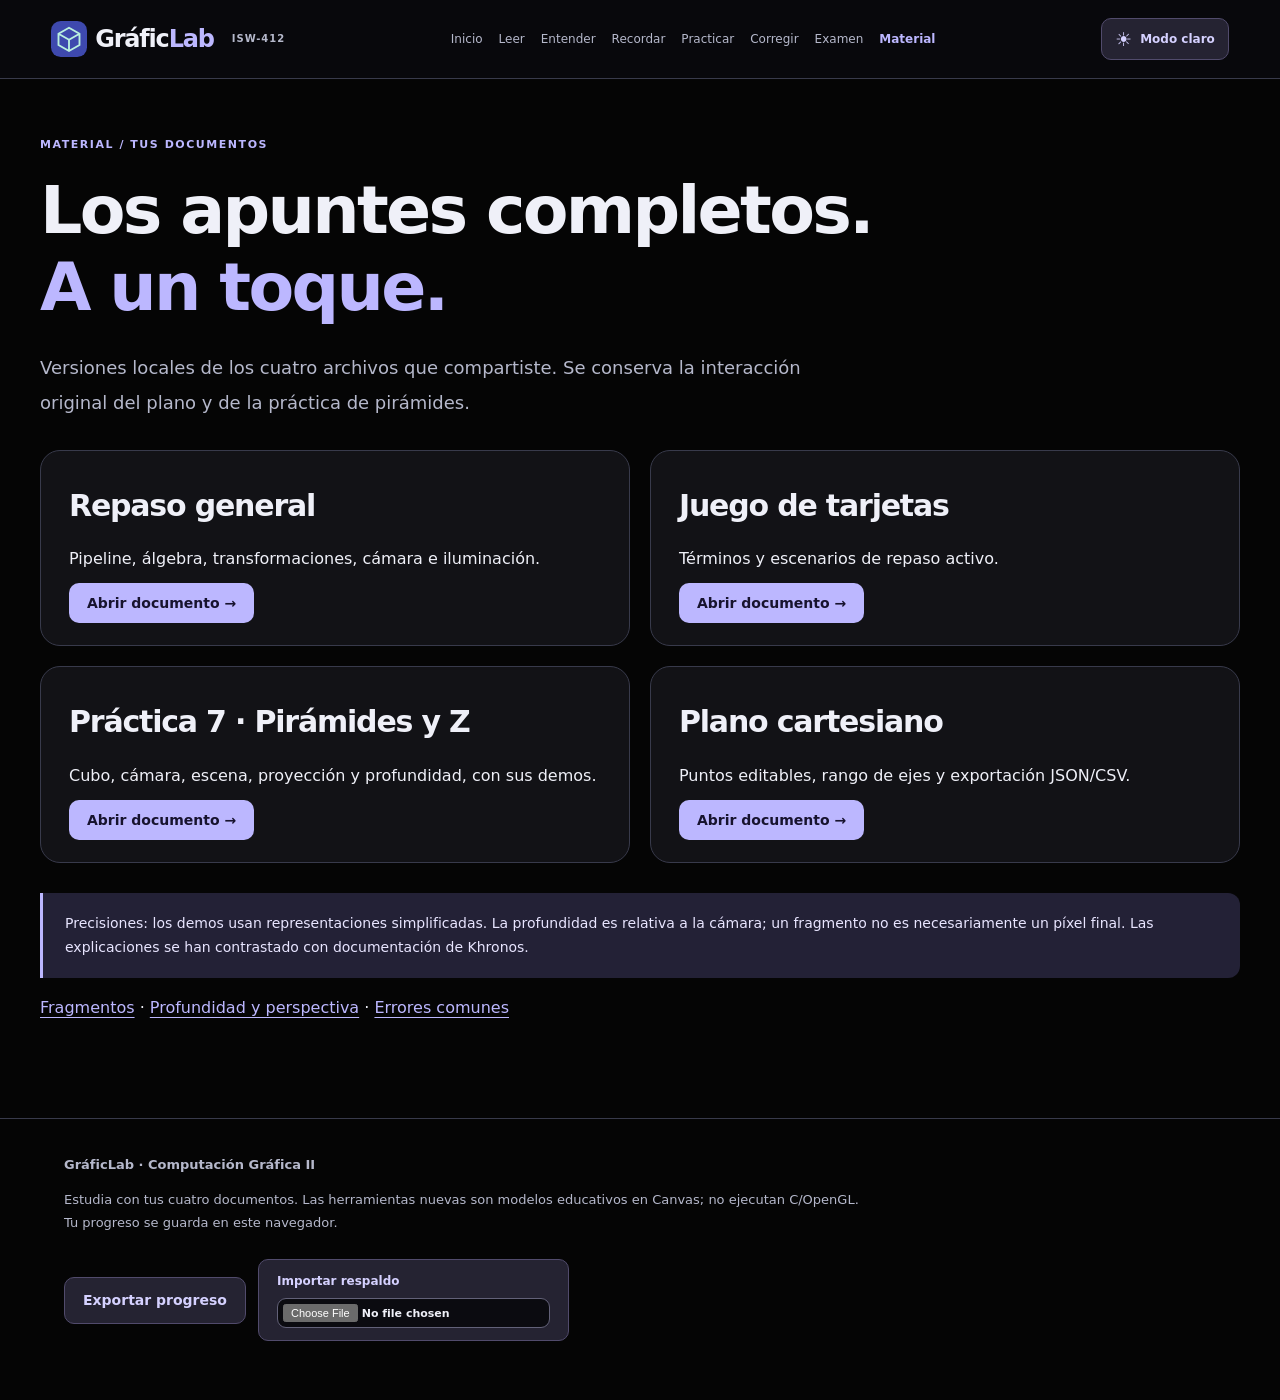
<file: material.html>
<!doctype html><html lang="es"><head><meta charset="utf-8"><meta name="viewport" content="width=device-width,initial-scale=1"><meta name="robots" content="noindex,nofollow"><title>Material · GráficLab</title><meta name="description" content="Estudio activo de Computación Gráfica II: OpenGL, vectores, matrices, proyecciones y profundidad."><link rel="icon" href="assets/mark.svg"><script src="js/theme.js?v=20261016-1"></script><link rel="stylesheet" href="assets/style.css"><link rel="stylesheet" href="assets/themes.css?v=20261016-1"><script type="module" src="js/app.js?v=20261016-1"></script></head><body data-page="material"><a class="skip" href="#main">Saltar al contenido</a><header class="top"><a class="brand" href="index.html"><img src="assets/mark.svg" width="36" height="36" alt="">Gráfic<span>Lab</span><small>ISW-412</small></a><nav aria-label="Estudio"><a href="index.html">Inicio</a><a href="leer.html">Leer</a><a href="entender.html">Entender</a><a href="recordar.html">Recordar</a><a href="practicar.html">Practicar</a><a href="corregir.html">Corregir</a><a href="examen.html">Examen</a><a href="material.html" aria-current="page">Material</a></nav></header><main id="main" tabindex="-1"></main><footer><strong>GráficLab · Computación Gráfica II</strong><p>Estudia con tus cuatro documentos. Las herramientas nuevas son modelos educativos en Canvas; no ejecutan C/OpenGL. Tu progreso se guarda en este navegador.</p><div class="actions"><button class="quiet" id="backup">Exportar progreso</button><label class="file-button">Importar respaldo<input id="restore" type="file" accept="application/json"></label></div><output id="global-status" role="status"></output></footer></body></html>
</file>
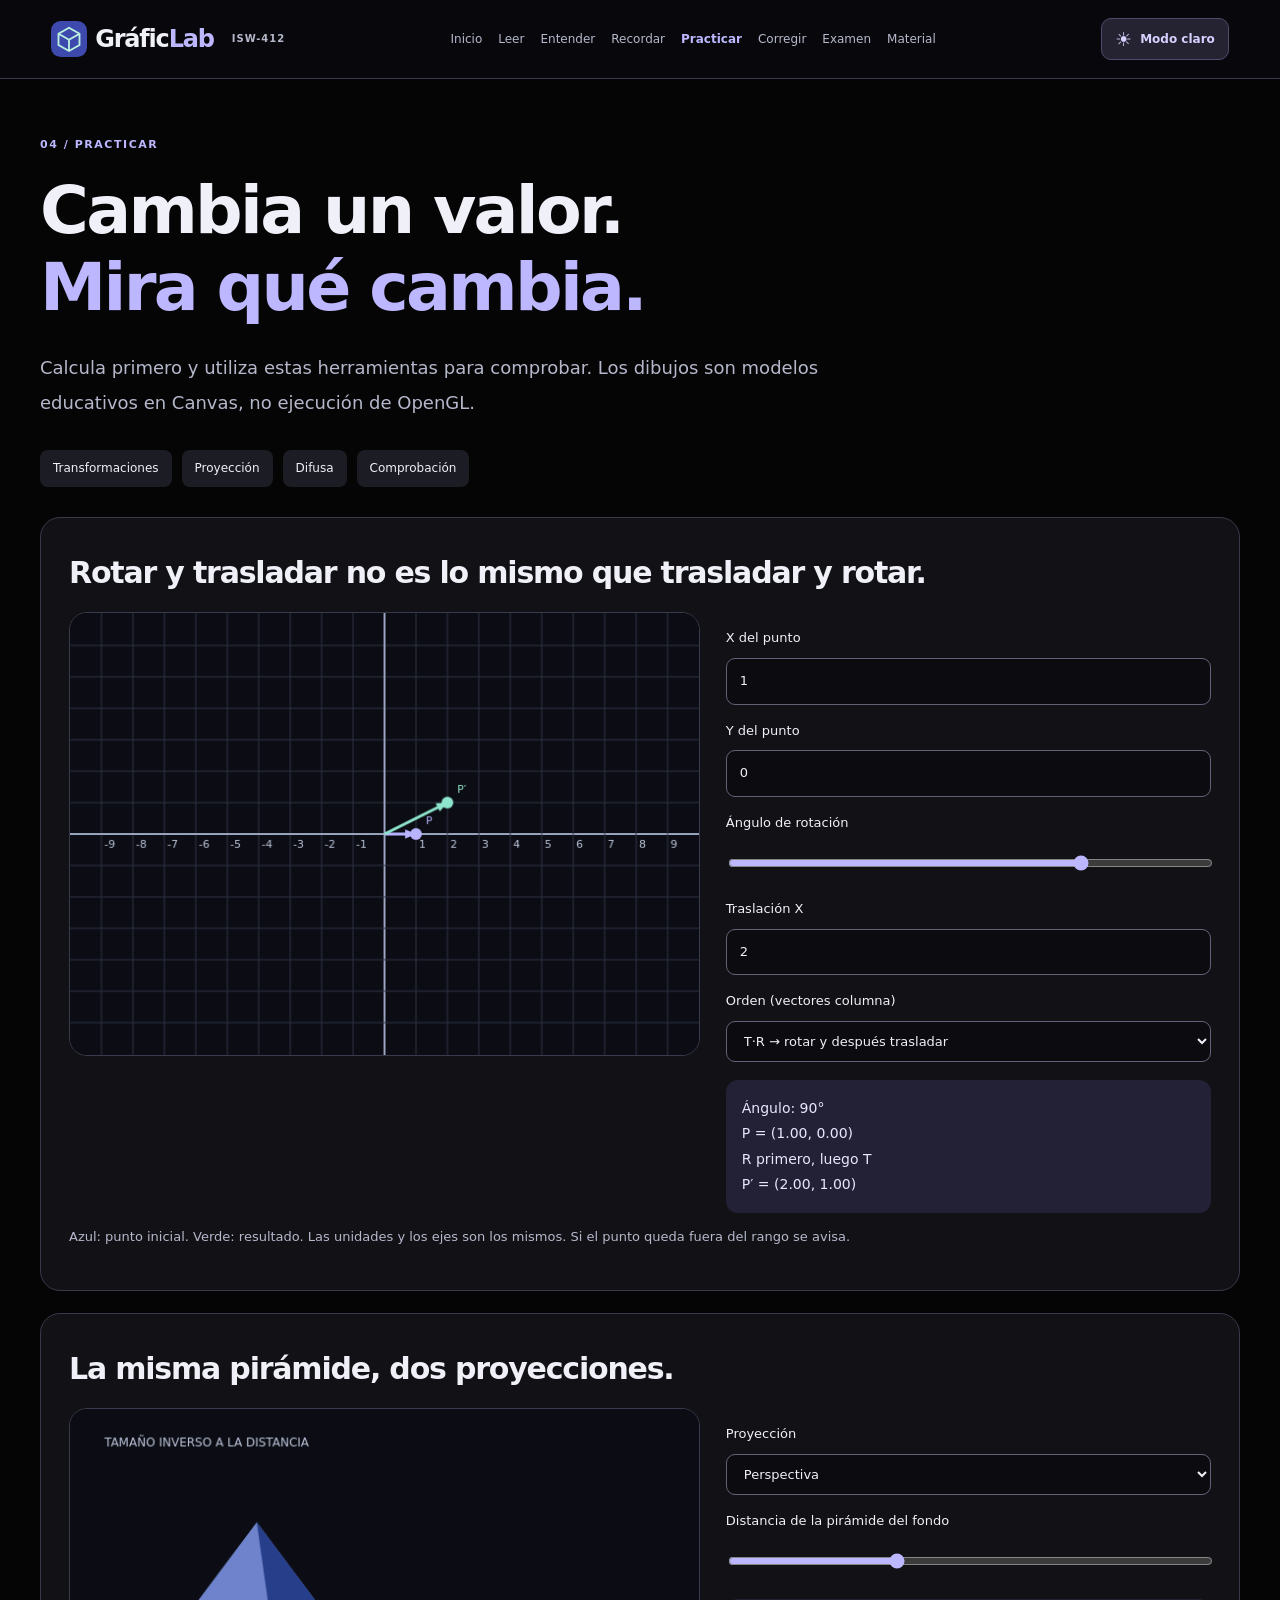
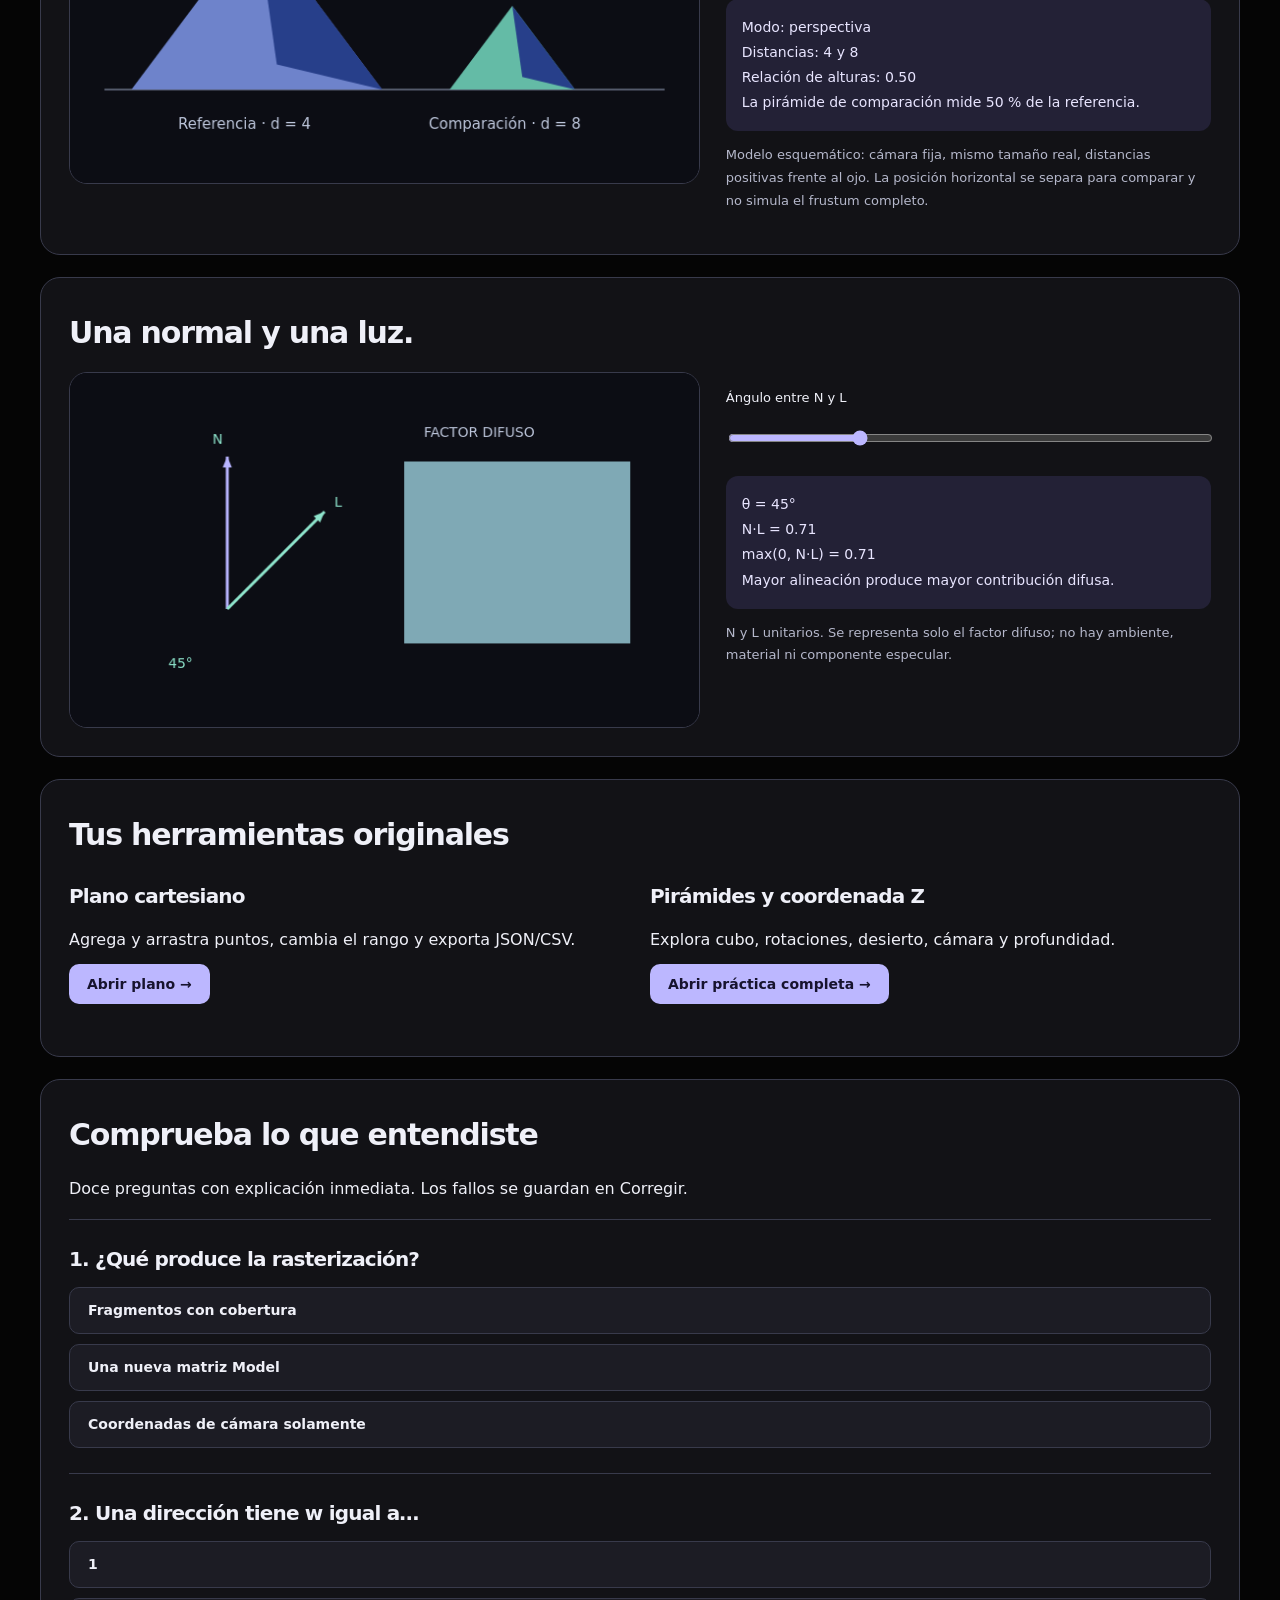
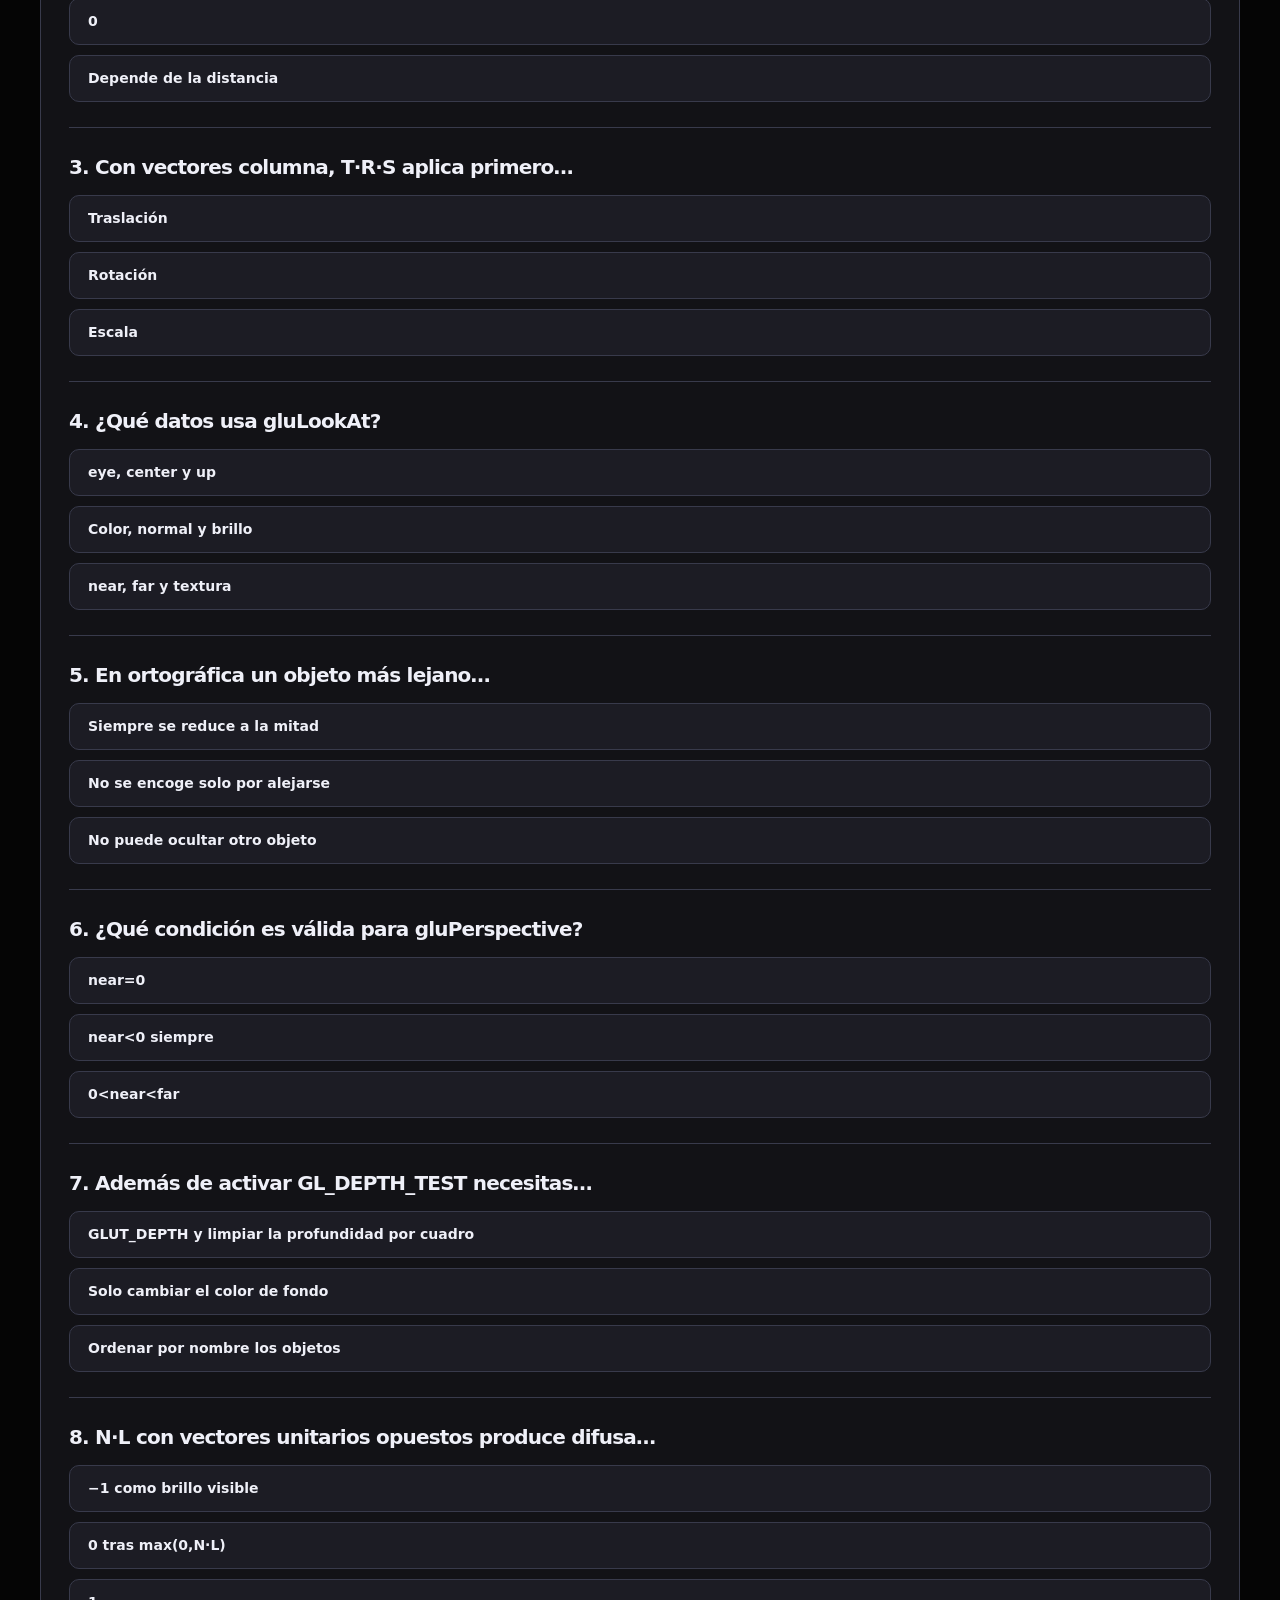
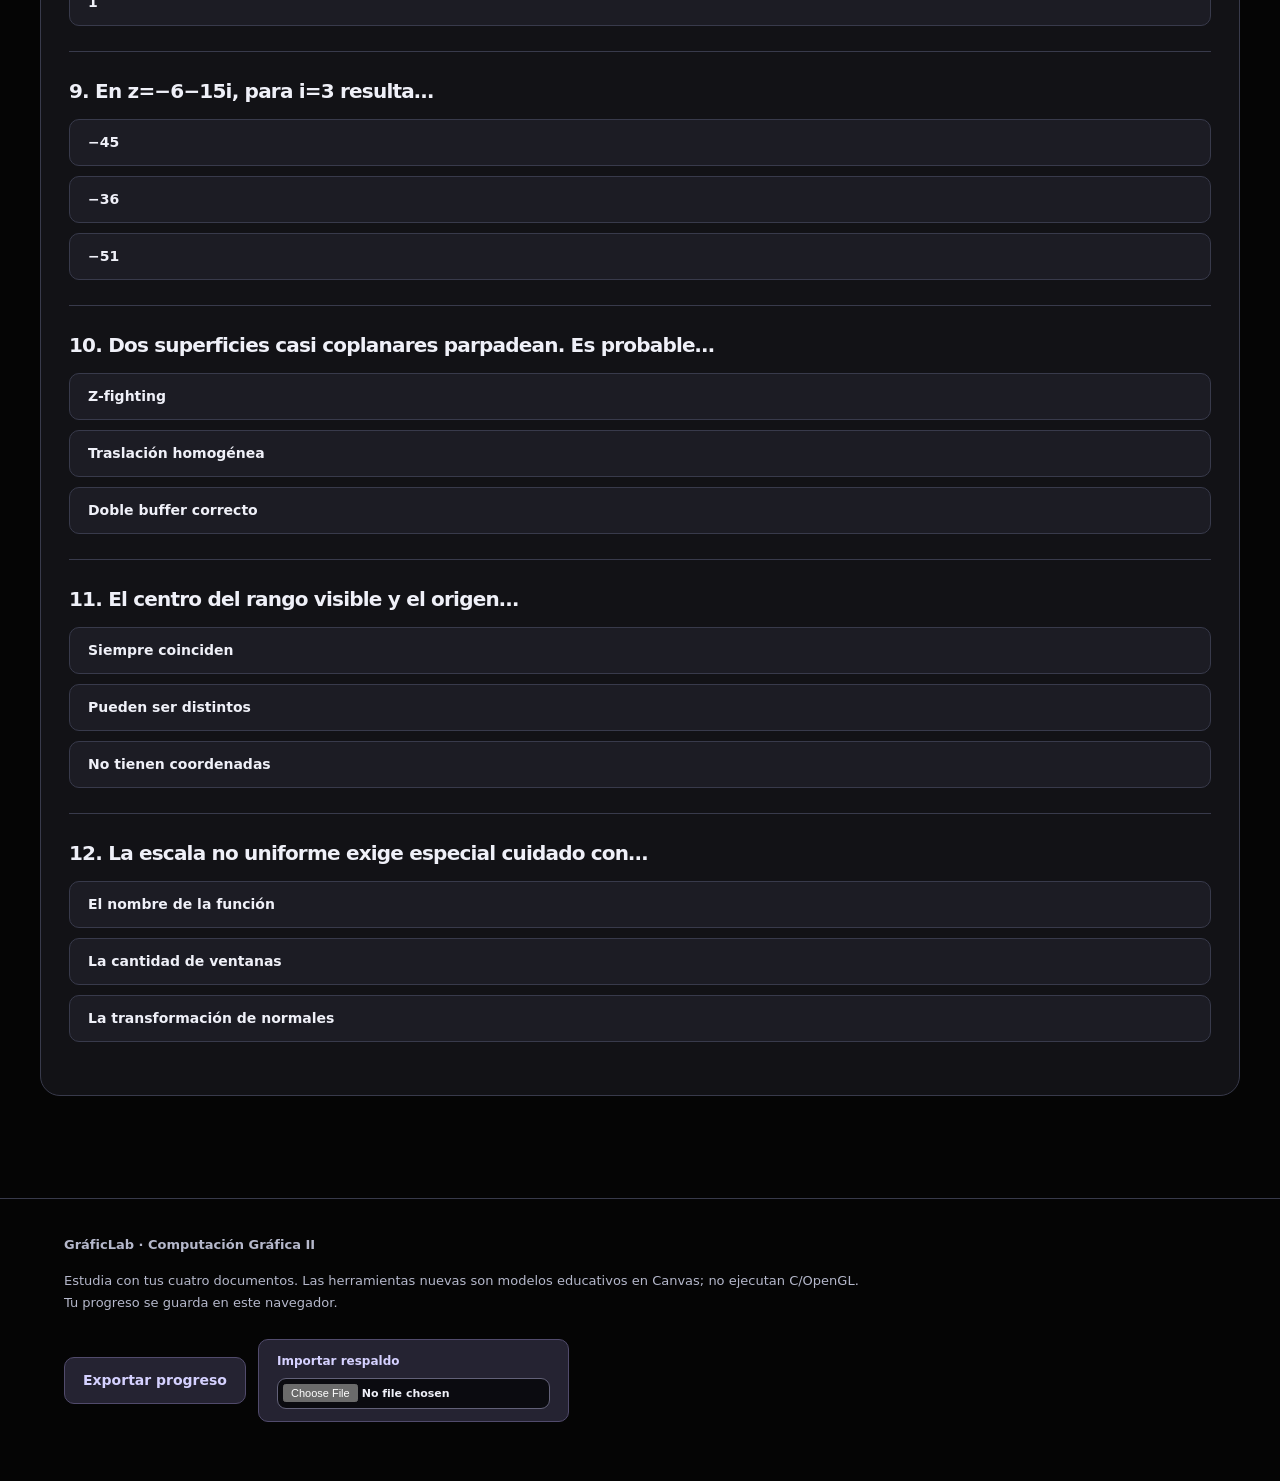
<file: practicar.html>
<!doctype html><html lang="es"><head><meta charset="utf-8"><meta name="viewport" content="width=device-width,initial-scale=1"><meta name="robots" content="noindex,nofollow"><title>Practicar · GráficLab</title><meta name="description" content="Estudio activo de Computación Gráfica II: OpenGL, vectores, matrices, proyecciones y profundidad."><link rel="icon" href="assets/mark.svg"><script src="js/theme.js?v=20261016-1"></script><link rel="stylesheet" href="assets/style.css"><link rel="stylesheet" href="assets/themes.css?v=20261016-1"><script type="module" src="js/app.js?v=20261016-1"></script></head><body data-page="practicar"><a class="skip" href="#main">Saltar al contenido</a><header class="top"><a class="brand" href="index.html"><img src="assets/mark.svg" width="36" height="36" alt="">Gráfic<span>Lab</span><small>ISW-412</small></a><nav aria-label="Estudio"><a href="index.html">Inicio</a><a href="leer.html">Leer</a><a href="entender.html">Entender</a><a href="recordar.html">Recordar</a><a href="practicar.html" aria-current="page">Practicar</a><a href="corregir.html">Corregir</a><a href="examen.html">Examen</a><a href="material.html">Material</a></nav></header><main id="main" tabindex="-1"></main><footer><strong>GráficLab · Computación Gráfica II</strong><p>Estudia con tus cuatro documentos. Las herramientas nuevas son modelos educativos en Canvas; no ejecutan C/OpenGL. Tu progreso se guarda en este navegador.</p><div class="actions"><button class="quiet" id="backup">Exportar progreso</button><label class="file-button">Importar respaldo<input id="restore" type="file" accept="application/json"></label></div><output id="global-status" role="status"></output></footer></body></html>
</file>
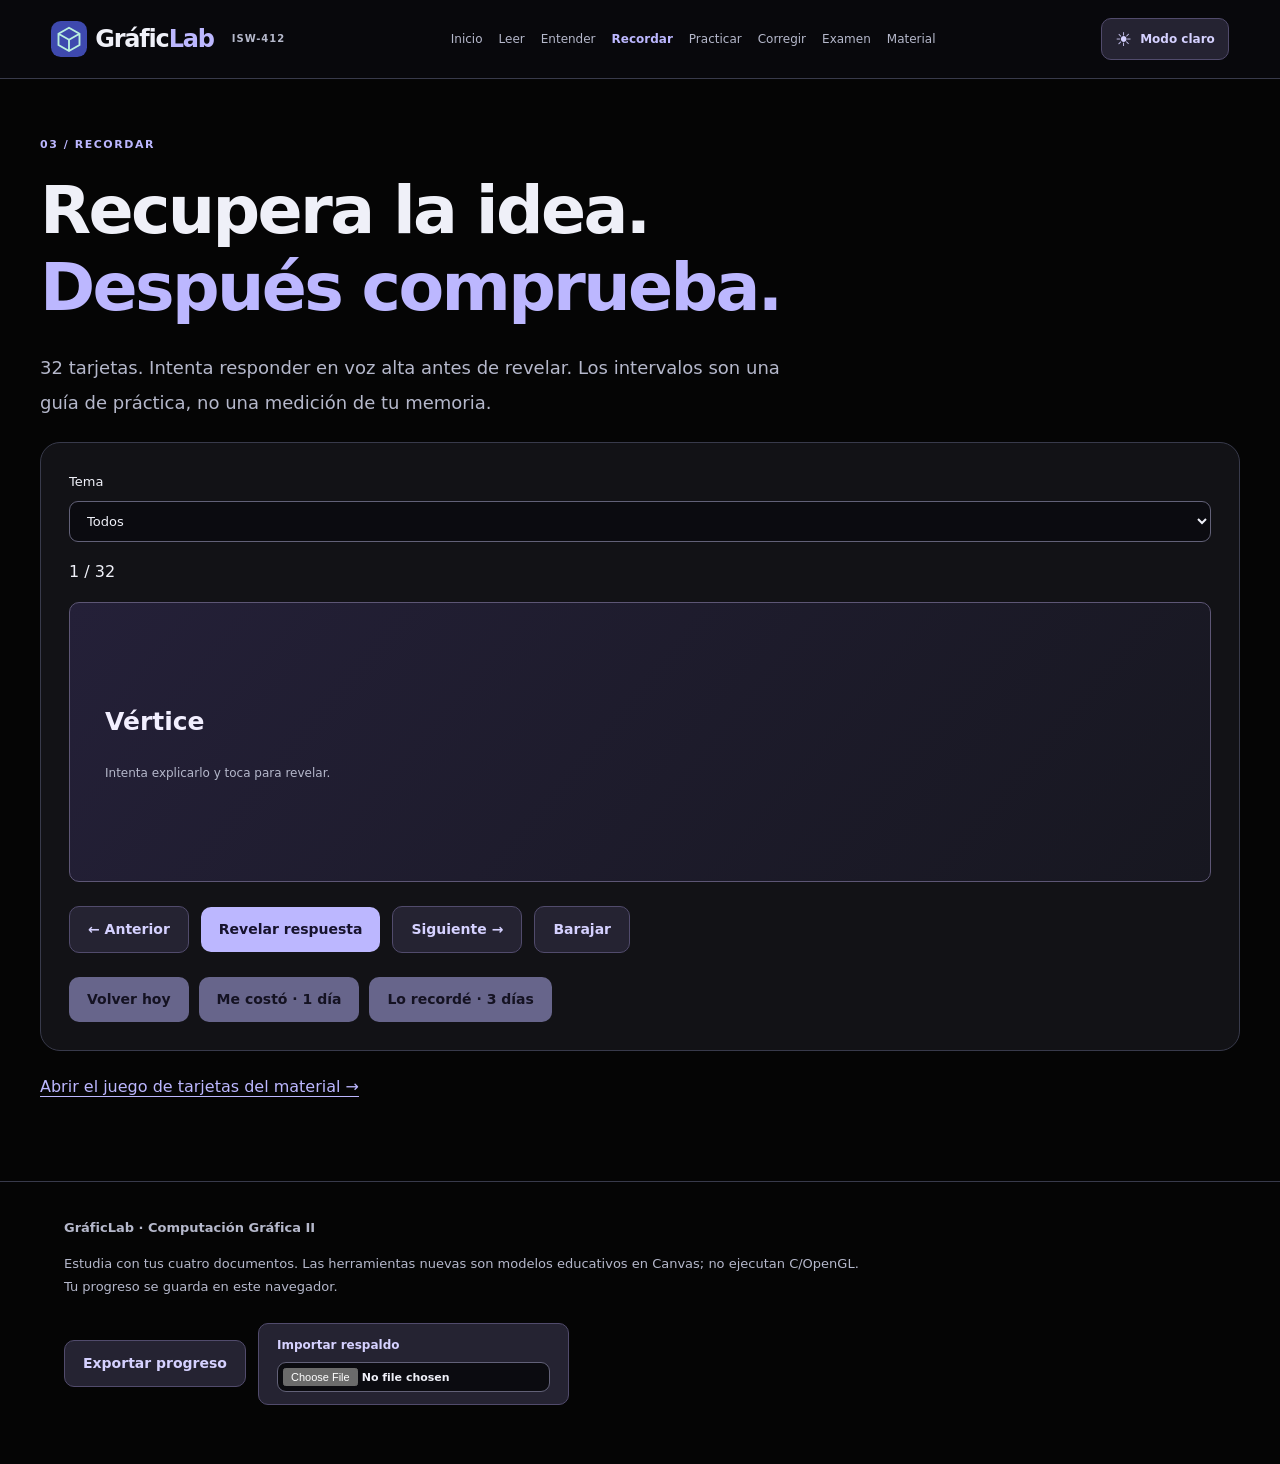
<file: recordar.html>
<!doctype html><html lang="es"><head><meta charset="utf-8"><meta name="viewport" content="width=device-width,initial-scale=1"><meta name="robots" content="noindex,nofollow"><title>Recordar · GráficLab</title><meta name="description" content="Estudio activo de Computación Gráfica II: OpenGL, vectores, matrices, proyecciones y profundidad."><link rel="icon" href="assets/mark.svg"><script src="js/theme.js?v=20261016-1"></script><link rel="stylesheet" href="assets/style.css"><link rel="stylesheet" href="assets/themes.css?v=20261016-1"><script type="module" src="js/app.js?v=20261016-1"></script></head><body data-page="recordar"><a class="skip" href="#main">Saltar al contenido</a><header class="top"><a class="brand" href="index.html"><img src="assets/mark.svg" width="36" height="36" alt="">Gráfic<span>Lab</span><small>ISW-412</small></a><nav aria-label="Estudio"><a href="index.html">Inicio</a><a href="leer.html">Leer</a><a href="entender.html">Entender</a><a href="recordar.html" aria-current="page">Recordar</a><a href="practicar.html">Practicar</a><a href="corregir.html">Corregir</a><a href="examen.html">Examen</a><a href="material.html">Material</a></nav></header><main id="main" tabindex="-1"></main><footer><strong>GráficLab · Computación Gráfica II</strong><p>Estudia con tus cuatro documentos. Las herramientas nuevas son modelos educativos en Canvas; no ejecutan C/OpenGL. Tu progreso se guarda en este navegador.</p><div class="actions"><button class="quiet" id="backup">Exportar progreso</button><label class="file-button">Importar respaldo<input id="restore" type="file" accept="application/json"></label></div><output id="global-status" role="status"></output></footer></body></html>
</file>
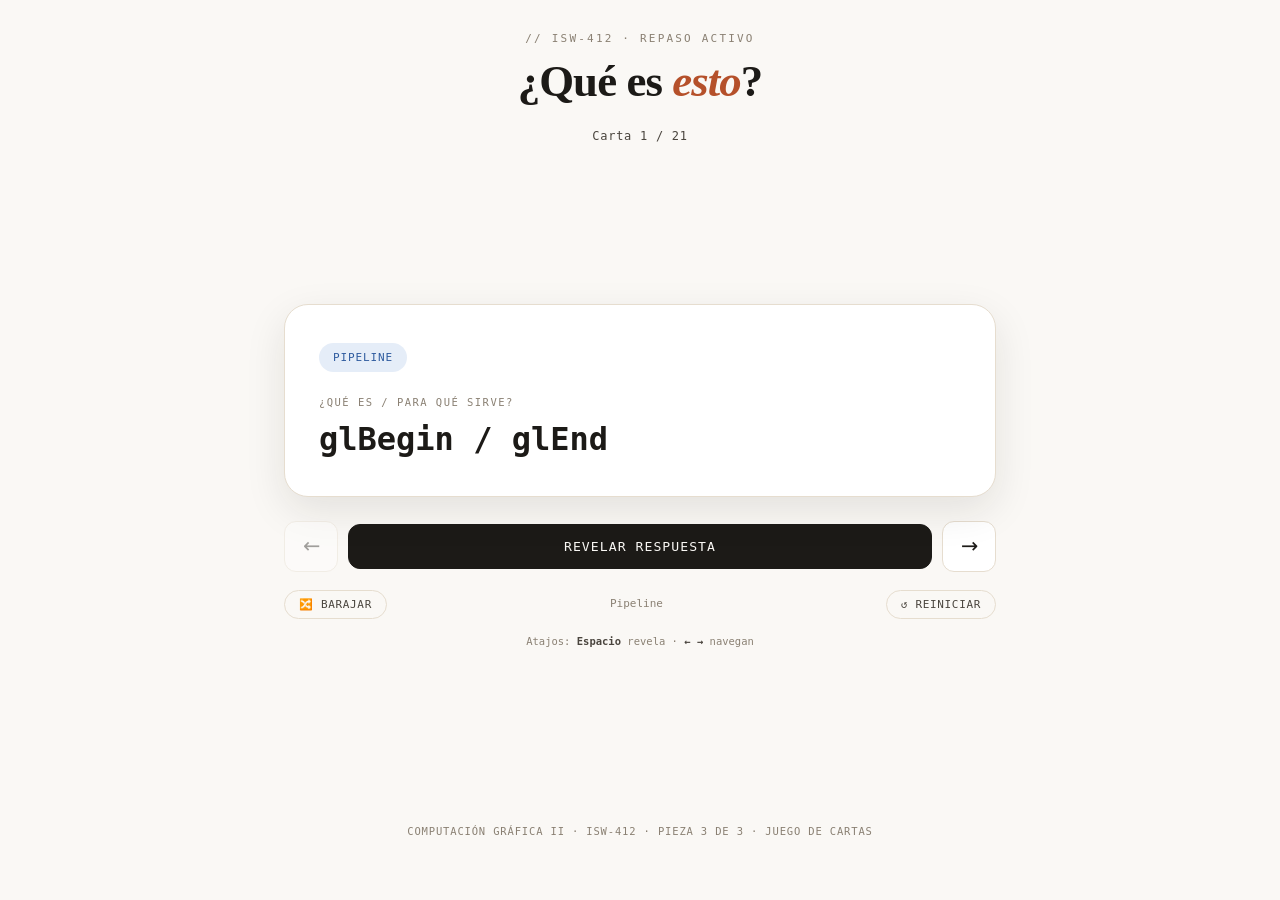
<file: material/cartas.html>
<!DOCTYPE html>
<html lang="es">
<head><meta name="robots" content="noindex,nofollow">
<meta charset="UTF-8">
<meta name="viewport" content="width=device-width, initial-scale=1.0">
<title>Computación Gráfica II · ¿Qué es esto? — Juego de repaso</title>



<style>
:root{
  --crema:#faf8f5; --crema2:#f2eee7; --tinta:#1c1a17; --tinta2:#26221c;
  --texto:#1c1a17; --texto2:#4a453e; --tenue:#8a8073;
  --plum:#6d3b6b; --teal:#1d6b6b; --rust:#b5502a; --gold:#a67c00; --blue:#2d5a9e; --green:#3a6b35;
  --line:#e6ddcf;
  --serif:'Fraunces',Georgia,serif; --sans:'Outfit',system-ui,sans-serif; --mono:'JetBrains Mono',monospace;
}
*{box-sizing:border-box;margin:0;padding:0}
body{background:var(--crema);color:var(--texto);font-family:var(--sans);line-height:1.6;-webkit-font-smoothing:antialiased;min-height:100vh}
#progress{position:fixed;top:0;left:0;height:4px;width:0%;z-index:100;background:linear-gradient(90deg,var(--plum),var(--blue),var(--teal),var(--green),var(--gold),var(--rust));transition:width .3s}
.app{max-width:760px;margin:0 auto;padding:30px 24px 60px;min-height:100vh;display:flex;flex-direction:column}
header{text-align:center;margin-bottom:22px}
.eyebrow{font-family:var(--mono);font-size:11px;letter-spacing:.2em;text-transform:uppercase;color:var(--tenue);margin-bottom:10px}
h1{font-family:var(--serif);font-weight:600;font-size:clamp(1.9rem,5vw,2.8rem);line-height:1.05;letter-spacing:-.02em}
h1 em{font-style:italic;color:var(--rust)}
.counter{font-family:var(--mono);font-size:12px;letter-spacing:.06em;color:var(--texto2);text-align:center;margin-bottom:14px}
/* carta */
.card-stage{flex:1;display:flex;flex-direction:column;justify-content:center;min-height:380px}
.card{background:#fff;border:1px solid var(--line);border-radius:24px;padding:38px 34px;box-shadow:0 14px 40px rgba(28,26,23,.1);position:relative;transition:transform .25s,box-shadow .25s}
.card .badge{display:inline-flex;align-items:center;gap:7px;font-family:var(--mono);font-size:11px;letter-spacing:.08em;text-transform:uppercase;font-weight:500;padding:6px 14px;border-radius:20px;margin-bottom:22px}
.card .tipo{font-family:var(--mono);font-size:10.5px;letter-spacing:.14em;text-transform:uppercase;color:var(--tenue);margin-bottom:10px}
.card .term{font-family:var(--serif);font-weight:600;font-size:clamp(1.6rem,4.6vw,2.4rem);line-height:1.15;color:var(--texto)}
.card .term.mono{font-family:var(--mono);font-weight:700;font-size:clamp(1.3rem,4vw,2rem)}
.card .escenario{font-size:clamp(1.15rem,3.2vw,1.45rem);line-height:1.4;color:var(--texto);font-weight:400}
.reveal-box{margin-top:24px;border-top:1px dashed var(--line);padding-top:20px;display:none}
.reveal-box.show{display:block;animation:fade .4s ease}
@keyframes fade{from{opacity:0;transform:translateY(8px)}to{opacity:1;transform:none}}
.reveal-box .rtitle{font-family:var(--serif);font-weight:600;font-size:1.3rem;margin-bottom:8px;color:var(--rust)}
.reveal-box p{color:var(--texto2);font-size:1rem;margin:0}
.mono-inline{font-family:var(--mono);font-size:.85em;background:rgba(0,0,0,.05);padding:2px 6px;border-radius:5px;color:var(--texto)}
/* controles */
.controls{display:flex;gap:10px;margin-top:24px;align-items:center}
.btn{font-family:var(--sans);font-size:.95rem;font-weight:500;padding:14px 18px;border-radius:12px;border:1.5px solid var(--line);background:#fff;color:var(--texto);cursor:pointer;transition:all .2s}
.btn:hover{border-color:#c9bfae}
.btn:disabled{opacity:.4;cursor:not-allowed}
.btn-main{flex:1;background:var(--tinta);color:var(--crema);border-color:var(--tinta);font-family:var(--mono);font-size:.82rem;letter-spacing:.08em;text-transform:uppercase}
.btn-main:hover{background:#000}
.btn-nav{width:54px;font-size:1.3rem;line-height:1}
.toolbar{display:flex;justify-content:space-between;align-items:center;margin-top:18px;font-family:var(--mono);font-size:11px;color:var(--tenue)}
.toolbar button{font-family:var(--mono);font-size:11px;letter-spacing:.06em;text-transform:uppercase;background:transparent;border:1px solid var(--line);border-radius:20px;padding:7px 14px;color:var(--texto2);cursor:pointer;transition:all .2s}
.toolbar button:hover{border-color:var(--rust);color:var(--rust)}
.hint{font-family:var(--mono);font-size:10.5px;color:var(--tenue);text-align:center;margin-top:14px}
.hint b{color:var(--texto2)}
/* final */
#fin{display:none;text-align:center;padding:50px 20px}
#fin.show{display:block;animation:fade .5s ease}
#fin .big{font-family:var(--serif);font-weight:600;font-size:clamp(2rem,6vw,3.2rem);color:var(--texto);margin-bottom:14px}
#fin .big em{font-style:italic;color:var(--green)}
#fin p{color:var(--texto2);margin-bottom:26px}
.foot{font-family:var(--mono);font-size:10.5px;letter-spacing:.08em;color:var(--tenue);text-transform:uppercase;text-align:center;margin-top:30px}
</style>
</head>
<body>
<div id="progress"></div>
<div class="app">
  <header>
    <div class="eyebrow">// ISW-412 · Repaso activo</div>
    <h1>¿Qué es <em>esto</em>?</h1>
  </header>

  <div class="counter" id="counter">Carta 1 / 21</div>

  <div class="card-stage">
    <div class="card" id="card">
      <span class="badge" id="badge">Bloque</span>
      <div class="tipo" id="tipo">Etiqueta</div>
      <div class="term" id="term">—</div>
      <div class="reveal-box" id="revealBox">
        <div class="rtitle" id="rtitle"></div>
        <p id="rtext"></p>
      </div>
    </div>

    <div class="controls">
      <button class="btn btn-nav" id="prev" title="Anterior (←)">←</button>
      <button class="btn btn-main" id="reveal">Revelar respuesta</button>
      <button class="btn btn-nav" id="next" title="Siguiente (→)">→</button>
    </div>

    <div class="toolbar">
      <button id="shuffle">🔀 Barajar</button>
      <span id="cat"></span>
      <button id="restart">↺ Reiniciar</button>
    </div>
    <div class="hint">Atajos: <b>Espacio</b> revela · <b>←</b> <b>→</b> navegan</div>
  </div>

  <div id="fin">
    <div class="big">¡Repaso <em>completo</em>!</div>
    <p>Recorriste las 21 cartas. ¿Las dijiste todas antes de revelar? Baraja y vuelve a intentarlo: el objetivo es responder sin dudar.</p>
    <button class="btn btn-main" style="max-width:260px;margin:0 auto" id="again">Jugar de nuevo</button>
  </div>

  <div class="foot">Computación Gráfica II · ISW-412 · Pieza 3 de 3 · Juego de cartas</div>
</div>

<script>
const CATS={
  pipe:{n:'Pipeline', c:'#2d5a9e', bg:'#e5edf8'},
  alg:{n:'Álgebra', c:'#3a6b35', bg:'#e7f0e5'},
  trans:{n:'Transformaciones', c:'#b5502a', bg:'#f8e9e1'},
  cam:{n:'Cámara/Proyección', c:'#1d6b6b', bg:'#e1efef'},
  luz:{n:'Iluminación', c:'#a67c00', bg:'#f5eed7'},
};
// tipo: 'etq' (etiqueta/término) | 'esc' (escenario/síntoma)
const CARTAS=[
  // Pipeline
  {cat:'pipe',tipo:'etq',mono:true,t:'glBegin / glEnd',rt:'Delimitar primitivas',rx:'Marcan el inicio y fin de la lista de vértices que se envían a la GPU para dibujar una primitiva (triángulos, quads, líneas).'},
  {cat:'pipe',tipo:'etq',mono:false,t:'Vertex shader',rt:'Transforma vértices',rx:'Programa que corre una vez por vértice y lo mueve/proyecta con las matrices. Es la etapa programable donde vive tu matemática.'},
  {cat:'pipe',tipo:'esc',t:'La imagen parpadea mientras se dibuja, como si se formara a la vista.',rt:'Falta doble buffer',rx:'Se está dibujando en pantalla directamente. La solución es GLUT_DOUBLE + glutSwapBuffers: dibujar en una hoja oculta y mostrarla ya lista.'},
  {cat:'pipe',tipo:'etq',mono:false,t:'Rasterización',rt:'Geometría → píxeles',rx:'La etapa donde la GPU decide qué píxeles cubre cada triángulo, pasando de geometría continua a una rejilla de píxeles.'},
  // Álgebra
  {cat:'alg',tipo:'etq',mono:true,t:'w = 0',rt:'Es una dirección',rx:'Un vector con w=0 representa una dirección, no una posición: la traslación no le afecta. Así se tratan las normales y los rayos de luz.'},
  {cat:'alg',tipo:'etq',mono:true,t:'N · L',rt:'Producto punto',rx:'Mide cuánto apuntan igual dos vectores. Vale 1 si coinciden, 0 si son perpendiculares. Es la base de la iluminación difusa.'},
  {cat:'alg',tipo:'etq',mono:false,t:'Producto cruz',rt:'Vector perpendicular',rx:'Da un vector perpendicular a otros dos. Con él se calcula la normal de una cara a partir de dos de sus aristas.'},
  {cat:'alg',tipo:'esc',t:'Quieres mover un punto sumándole un desplazamiento, pero también rotarlo, todo en una sola operación.',rt:'Coordenadas homogéneas (w)',rx:'Agregar la coordenada w convierte la traslación (una suma) en parte de la multiplicación de matrices, permitiendo combinar todo en una matriz.'},
  {cat:'alg',tipo:'etq',mono:true,t:'glLoadIdentity()',rt:'Matriz identidad',rx:'Reinicia la matriz activa a la identidad: "no transformes nada". El punto de partida antes de componer transformaciones.'},
  // Transformaciones
  {cat:'trans',tipo:'etq',mono:true,t:'T · R · S',rt:'Matriz Model',rx:'La combinación que coloca un objeto en el mundo. Se lee de derecha a izquierda: primero escala, luego rota, al final traslada.'},
  {cat:'trans',tipo:'esc',t:'Dos objetos usan los mismos números de rotación y traslación, pero terminan en lugares distintos.',rt:'El orden importa (no conmuta)',rx:'La multiplicación de matrices no es conmutativa: T·R ≠ R·T. Cambiar el orden de las transformaciones cambia el resultado.'},
  {cat:'trans',tipo:'etq',mono:true,t:'glPushMatrix / glPopMatrix',rt:'Pila de matrices',rx:'Guardan y restauran la matriz actual. Permiten transformaciones relativas (anidadas), como la luna que orbita el planeta que orbita el sol.'},
  {cat:'trans',tipo:'etq',mono:true,t:'glRotatef(a, 0,0,1)',rt:'Rotación en Z',rx:'Rota "a" grados alrededor del eje Z. Multiplica la matriz actual por la matriz de rotación R.'},
  // Cámara / proyección
  {cat:'cam',tipo:'etq',mono:true,t:'gluLookAt',rt:'Matriz View (la cámara)',rx:'Construye la cámara a partir de eye, center y up. "No se mueve la cámara, se mueve el mundo".'},
  {cat:'cam',tipo:'etq',mono:true,t:'gluPerspective(fovy, aspect, near, far)',rt:'Proyección en perspectiva',rx:'Define el frustum: lo lejano se ve pequeño. near nunca debe ser 0; aspect debe coincidir con la ventana.'},
  {cat:'cam',tipo:'esc',t:'Un cubo 3D se ve "al revés": caras traseras dibujadas encima de las delanteras.',rt:'Falta el Z-buffer',rx:'Falta GLUT_DEPTH, glEnable(GL_DEPTH_TEST) y limpiar GL_DEPTH_BUFFER_BIT. Sin test de profundidad se dibuja en orden de instrucciones, no por cercanía.'},
  {cat:'cam',tipo:'esc',t:'Estiras la ventana y todos los círculos se ven como elipses achatadas.',rt:'Aspect ratio incorrecto',rx:'El aspect pasado a gluPerspective no coincide con ancho/alto real. Se corrige recalculándolo en reshape(w,h).'},
  {cat:'cam',tipo:'esc',t:'Catorce objetos idénticos se ven todos del mismo tamaño sin importar su distancia.',rt:'Proyección ortográfica',rx:'En ortográfica no hay división por w, así que lo lejano no se encoge. Es la vista de un plano técnico.'},
  // Iluminación
  {cat:'luz',tipo:'etq',mono:false,t:'Componente especular',rt:'El brillo reflejado',rx:'El punto de luz brillante que depende de dónde está tu ojo. Da el aspecto pulido o húmedo. Su dureza controla qué tan concentrado es.'},
  {cat:'luz',tipo:'esc',t:'Activaste GL_LIGHTING y todo se ve de un brillo plano y uniforme, sin volumen.',rt:'Faltan las normales',rx:'Sin una normal por cara (glNormal3f), OpenGL no distingue la orientación de cada superficie y todas reciben el mismo brillo.'},
  {cat:'luz',tipo:'esc',t:'Quieres que una esfera se vea lisa en vez de facetada como un diamante.',rt:'Sombreado suave (normal por vértice)',rx:'Se usan normales por vértice (promediadas) que se interpolan entre vértices. La misma interpolación del degradado de color.'},
];

let orden=CARTAS.map((_,i)=>i);
let idx=0, revelado=false;
const $=id=>document.getElementById(id);

function render(){
  $('fin').classList.remove('show');
  document.querySelector('.card-stage').style.display='flex';
  const c=CARTAS[orden[idx]];
  const cat=CATS[c.cat];
  $('counter').textContent='Carta '+(idx+1)+' / '+orden.length;
  $('progress').style.width=((idx)/(orden.length-1)*100)+'%';
  const badge=$('badge');
  badge.textContent=cat.n; badge.style.background=cat.bg; badge.style.color=cat.c;
  $('tipo').textContent = c.tipo==='etq' ? '¿Qué es / para qué sirve?' : 'Identifica el concepto';
  const term=$('term');
  term.className='term'+((c.tipo==='etq'&&c.mono)?' mono':'');
  term.classList.toggle('escenario', c.tipo==='esc');
  term.textContent=c.t;
  $('rtitle').textContent=c.rt;
  $('rtext').textContent=c.rx;
  $('revealBox').classList.remove('show');
  revelado=false;
  $('reveal').textContent='Revelar respuesta';
  $('cat').textContent=cat.n;
  $('prev').disabled=(idx===0);
}
function revelar(){
  if(revelado) return;
  $('revealBox').classList.add('show');
  revelado=true;
  $('reveal').textContent='✓ Revelada';
}
function next(){
  if(idx<orden.length-1){idx++;render();}
  else finar();
}
function prev(){ if(idx>0){idx--;render();} }
function finar(){
  document.querySelector('.card-stage').style.display='none';
  $('fin').classList.add('show');
  $('progress').style.width='100%';
  $('counter').textContent='Completado';
}
function shuffle(){
  for(let i=orden.length-1;i>0;i--){const j=Math.floor(Math.random()*(i+1));[orden[i],orden[j]]=[orden[j],orden[i]];}
  idx=0;render();
}
function restart(){ orden=CARTAS.map((_,i)=>i); idx=0; render(); }

$('reveal').onclick=revelar;
$('next').onclick=next;
$('prev').onclick=prev;
$('shuffle').onclick=shuffle;
$('restart').onclick=restart;
$('again').onclick=()=>{shuffle();};
document.addEventListener('keydown',e=>{
  if(e.code==='Space'){e.preventDefault(); if(!revelado) revelar(); else next();}
  else if(e.code==='ArrowRight') next();
  else if(e.code==='ArrowLeft') prev();
});
render();
</script>
</body>
</html>
</file>
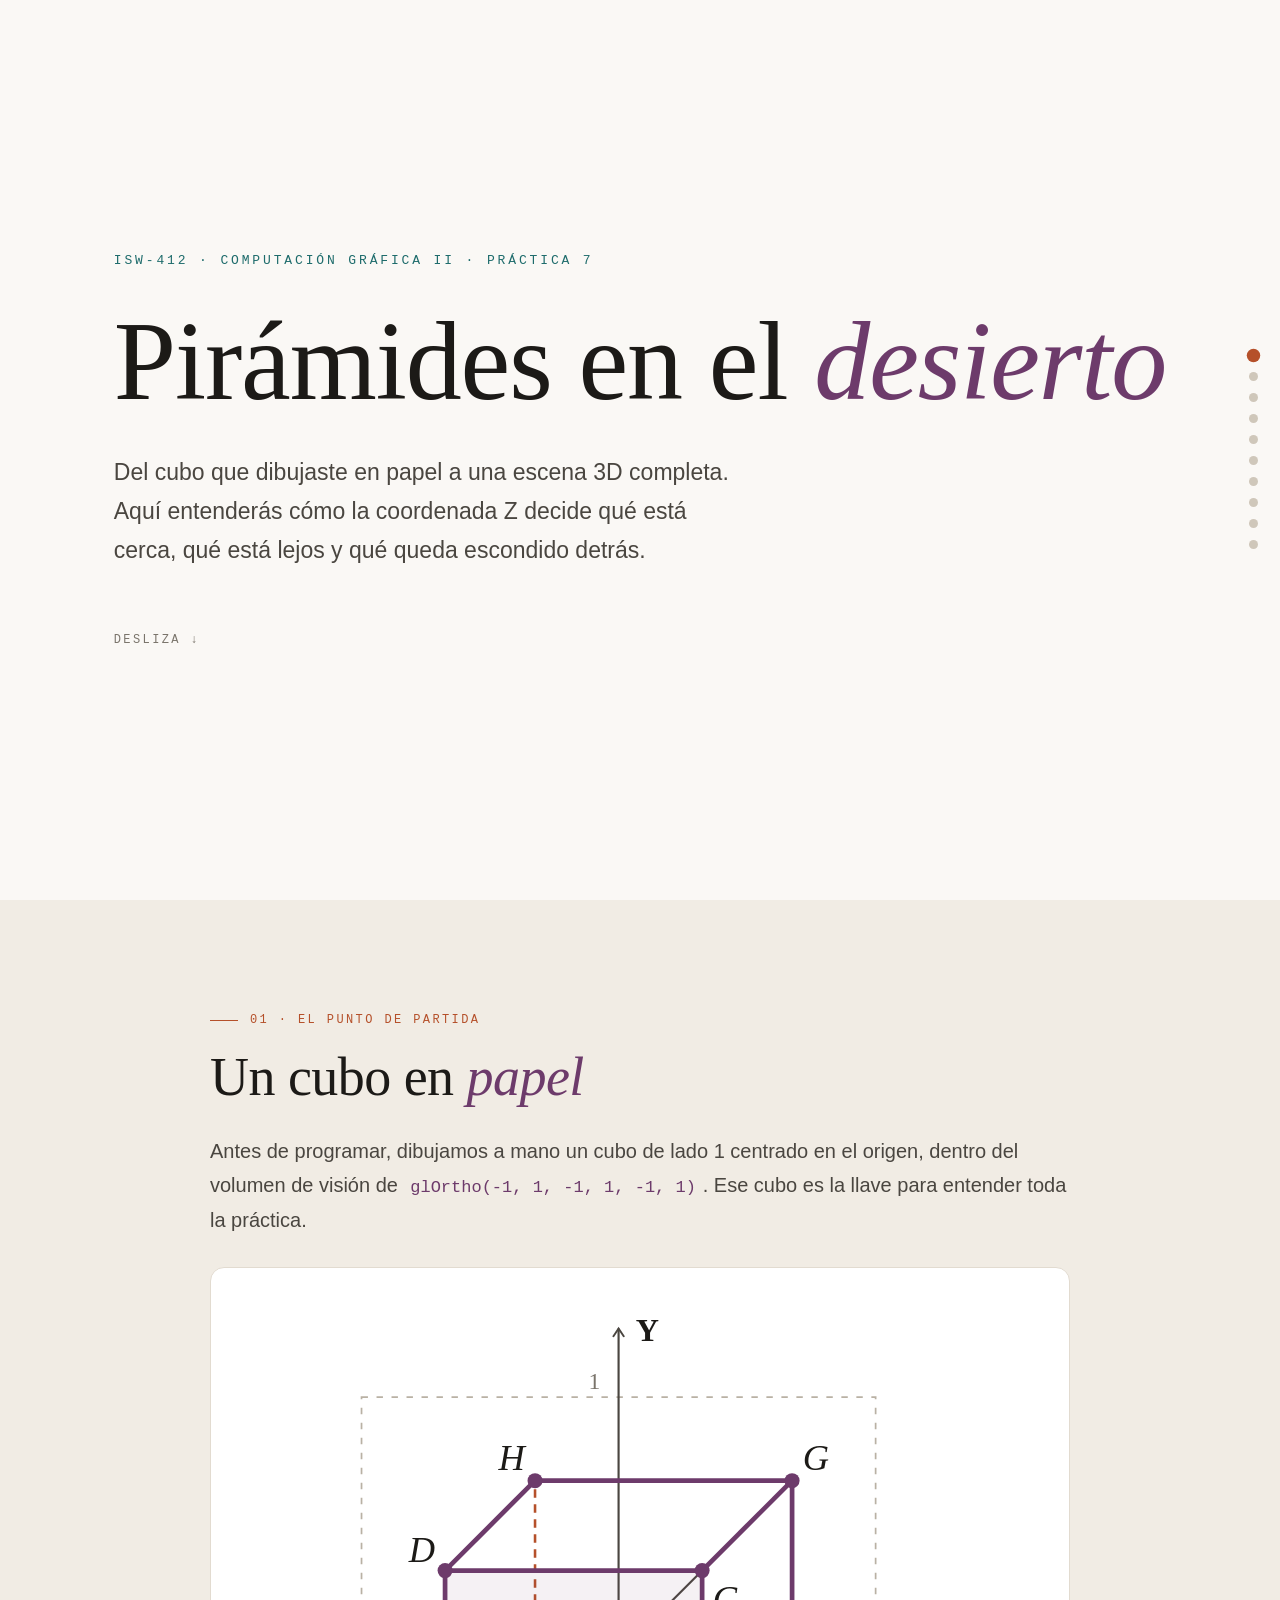
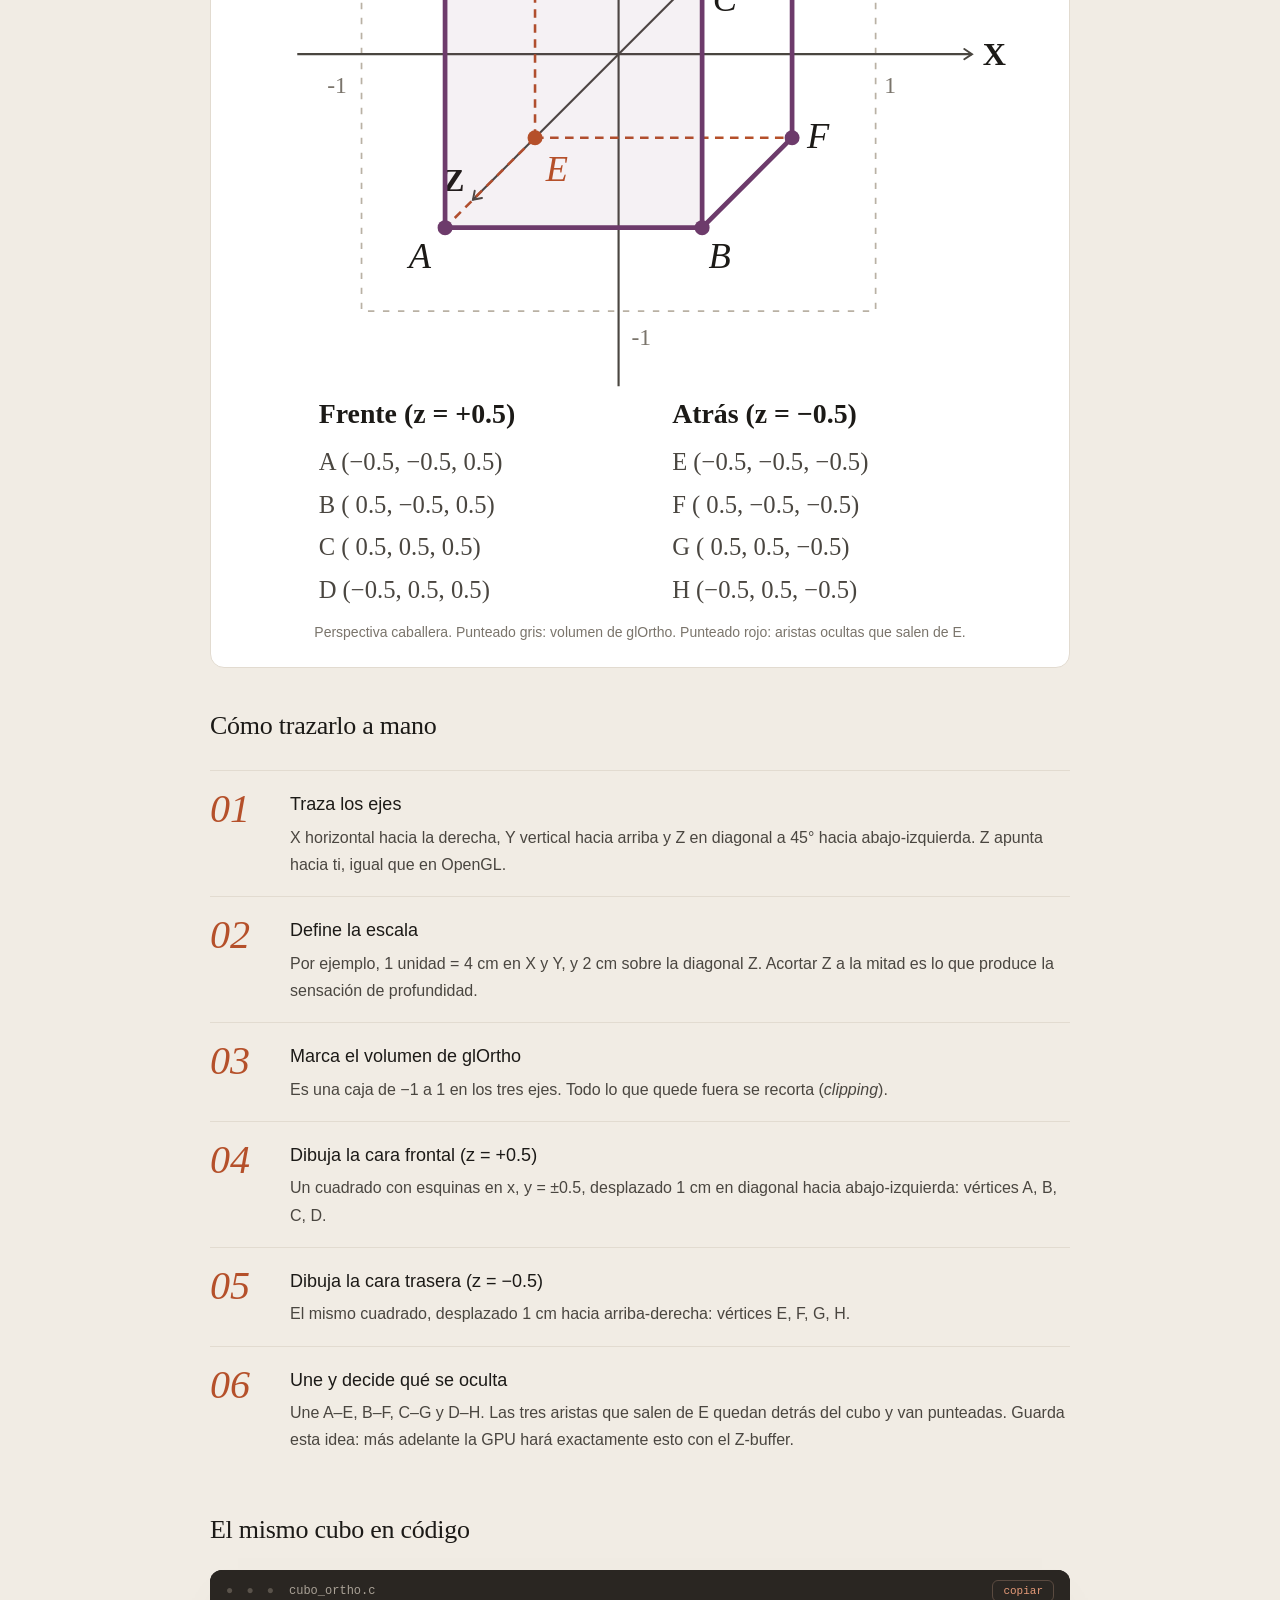
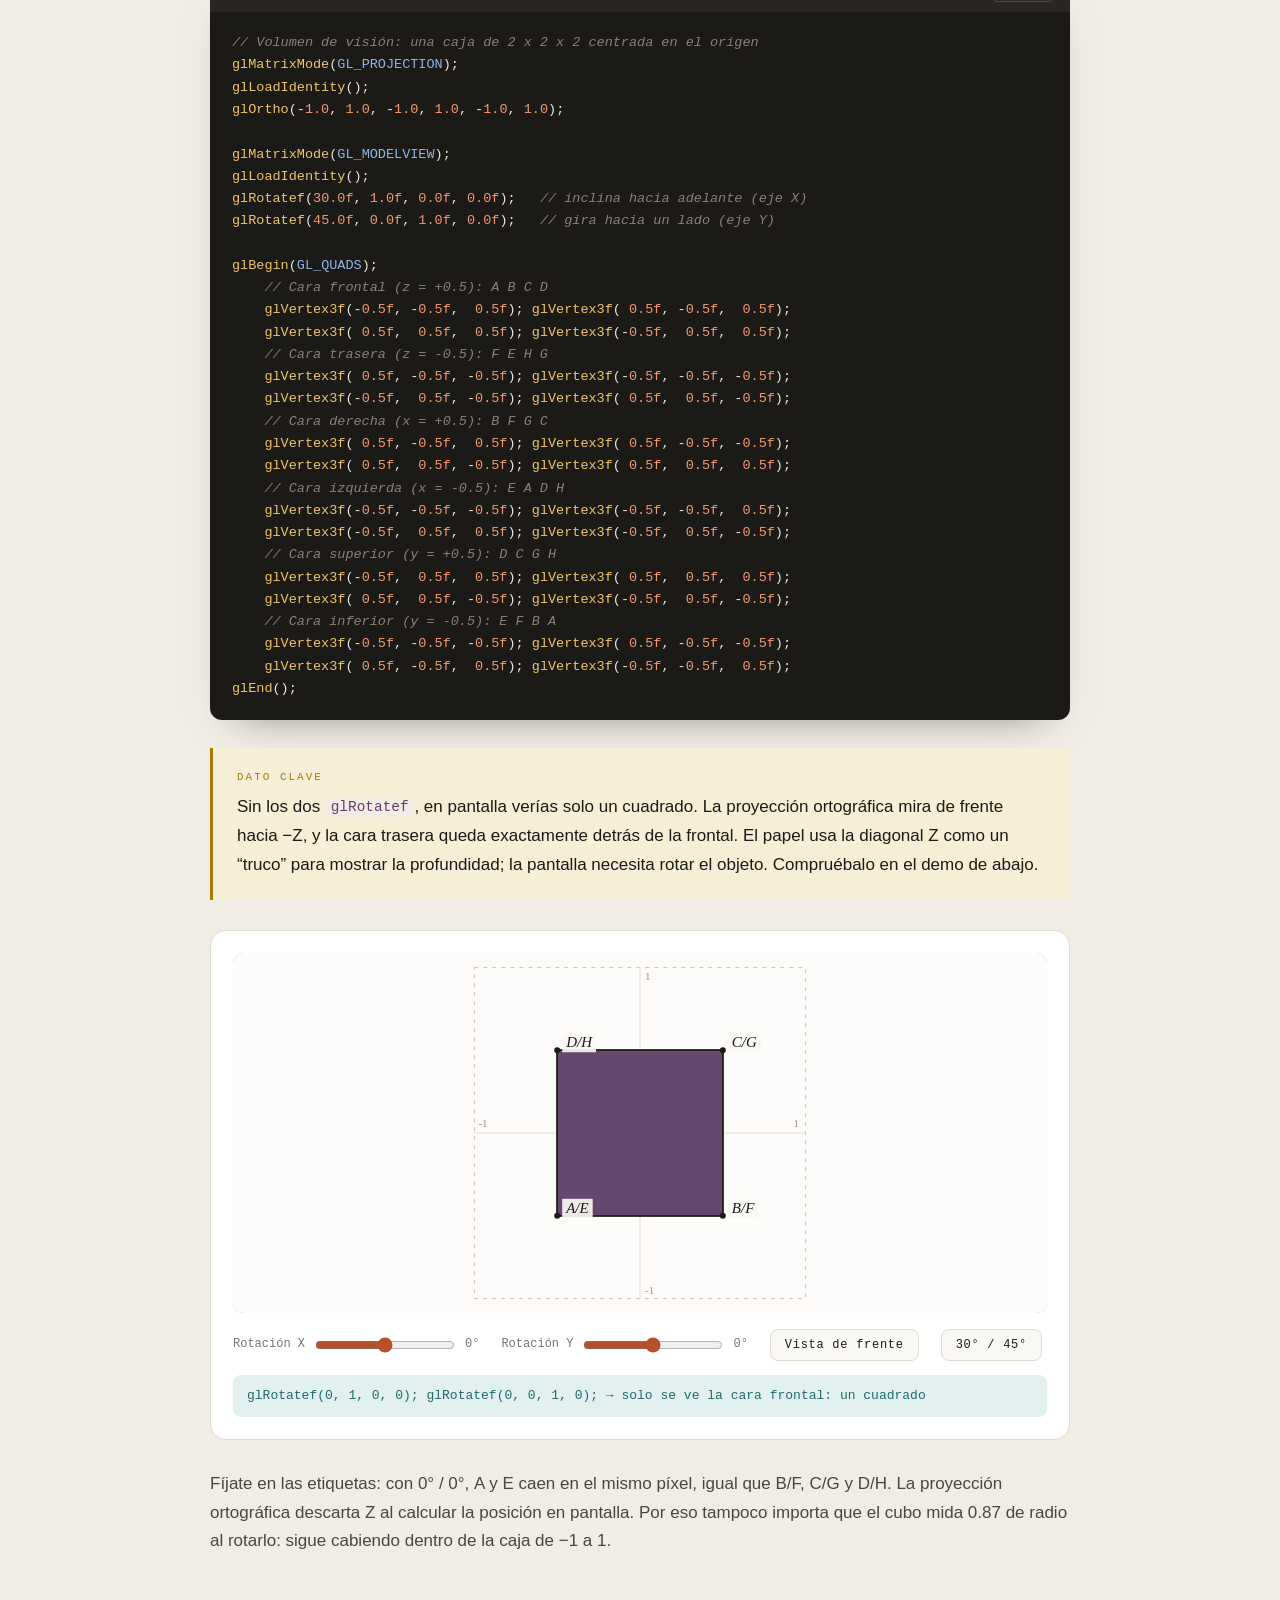
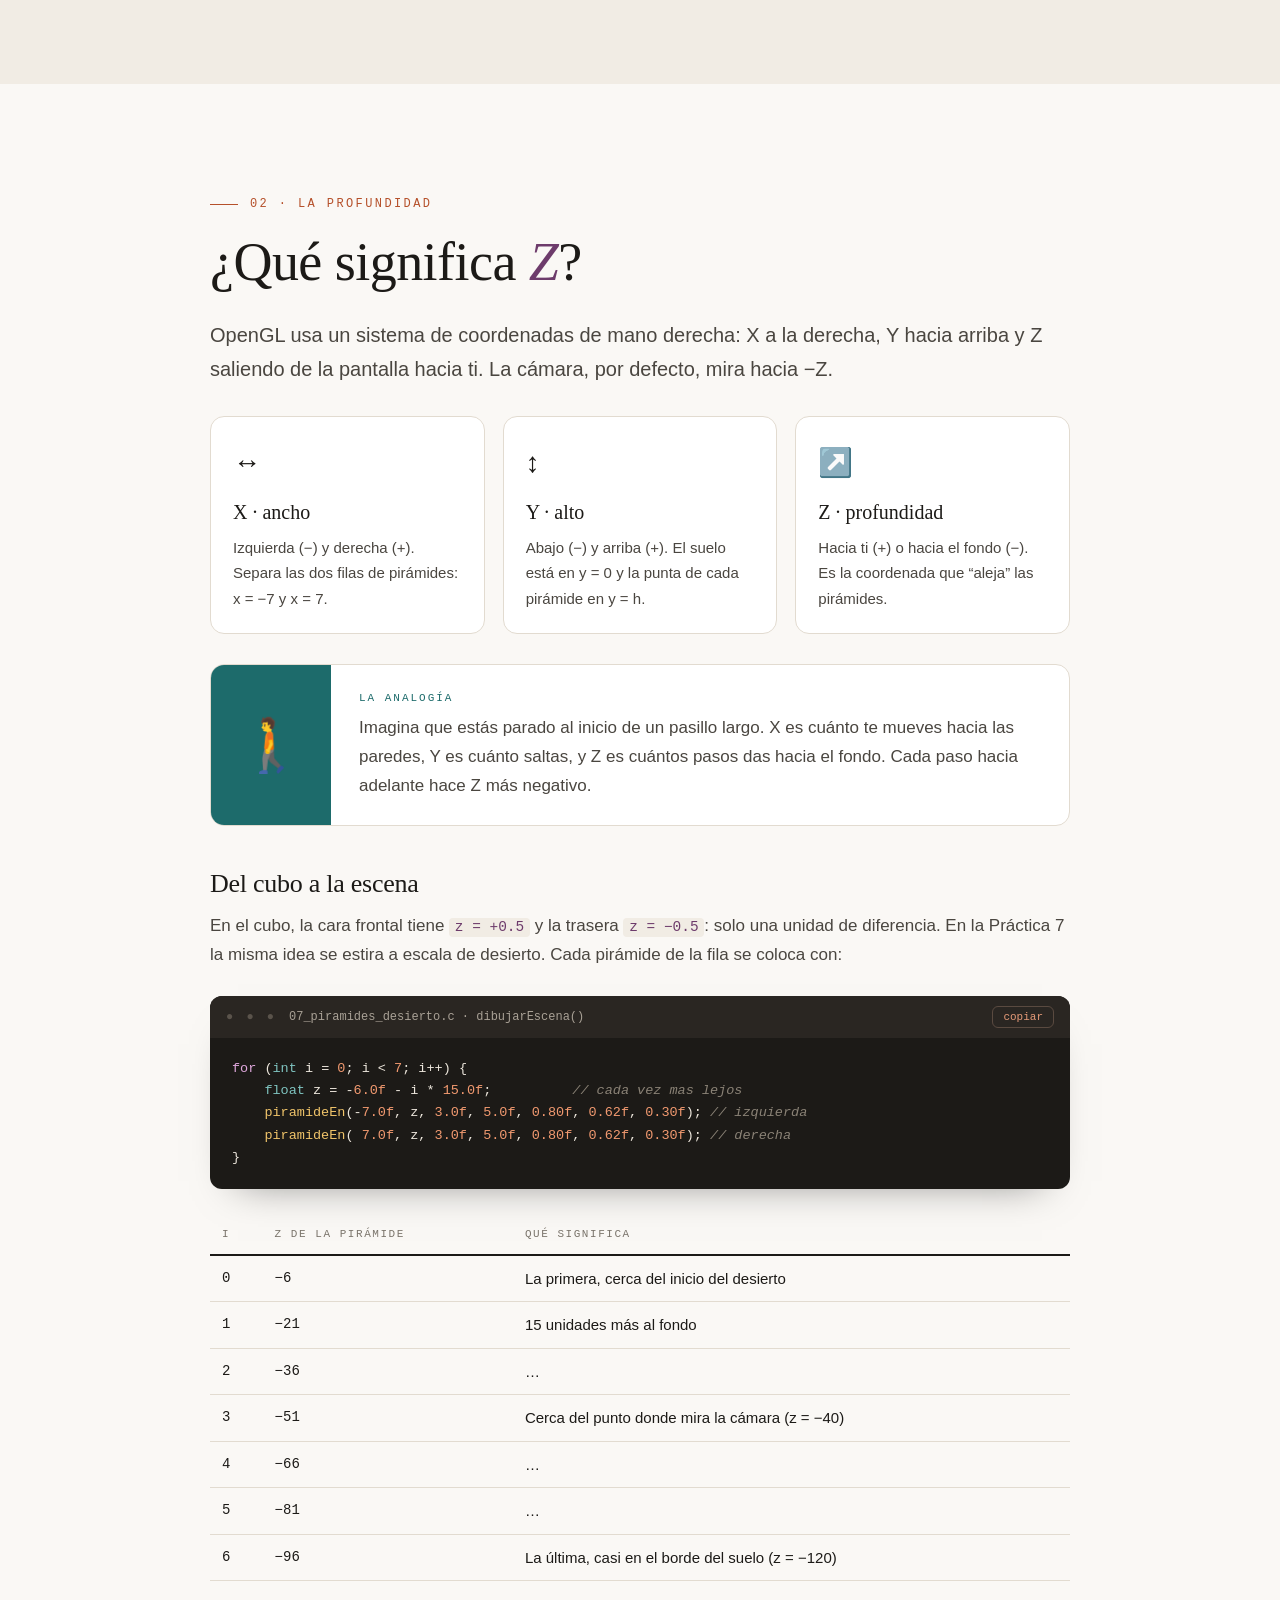
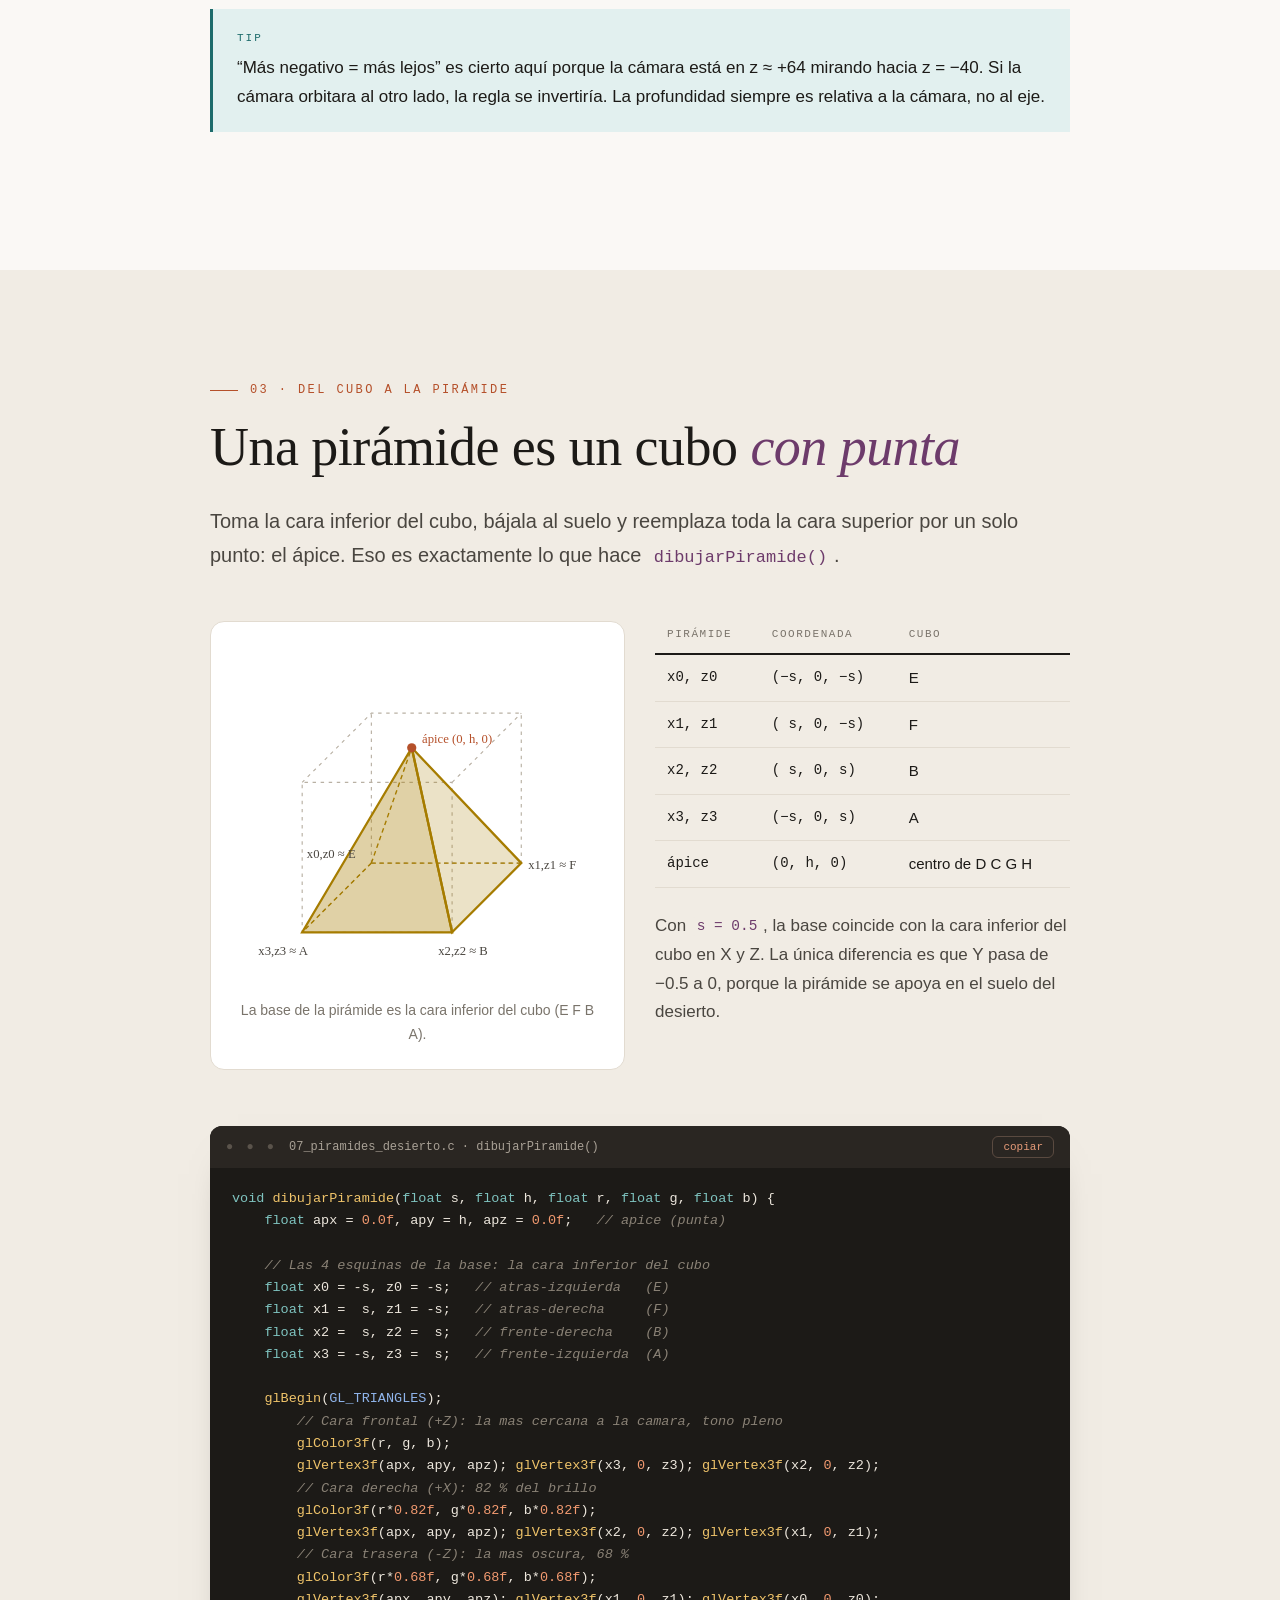
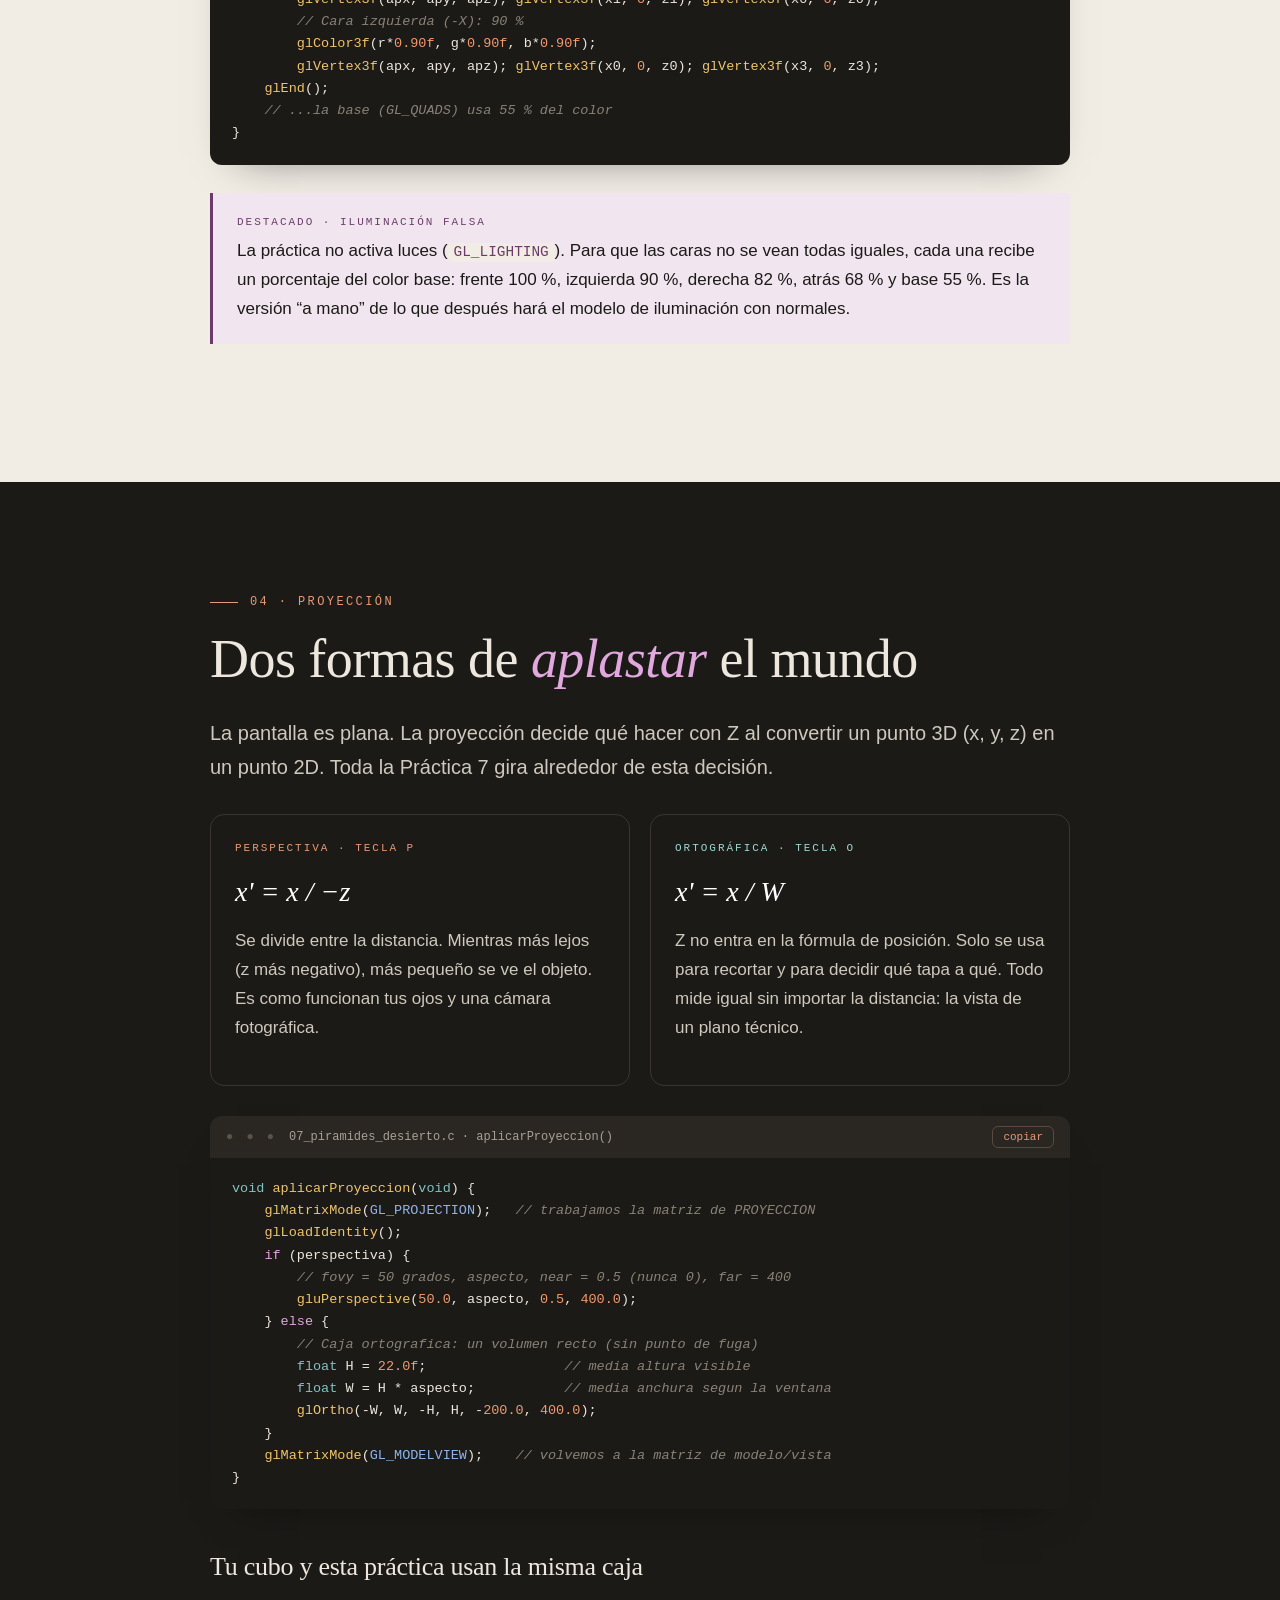
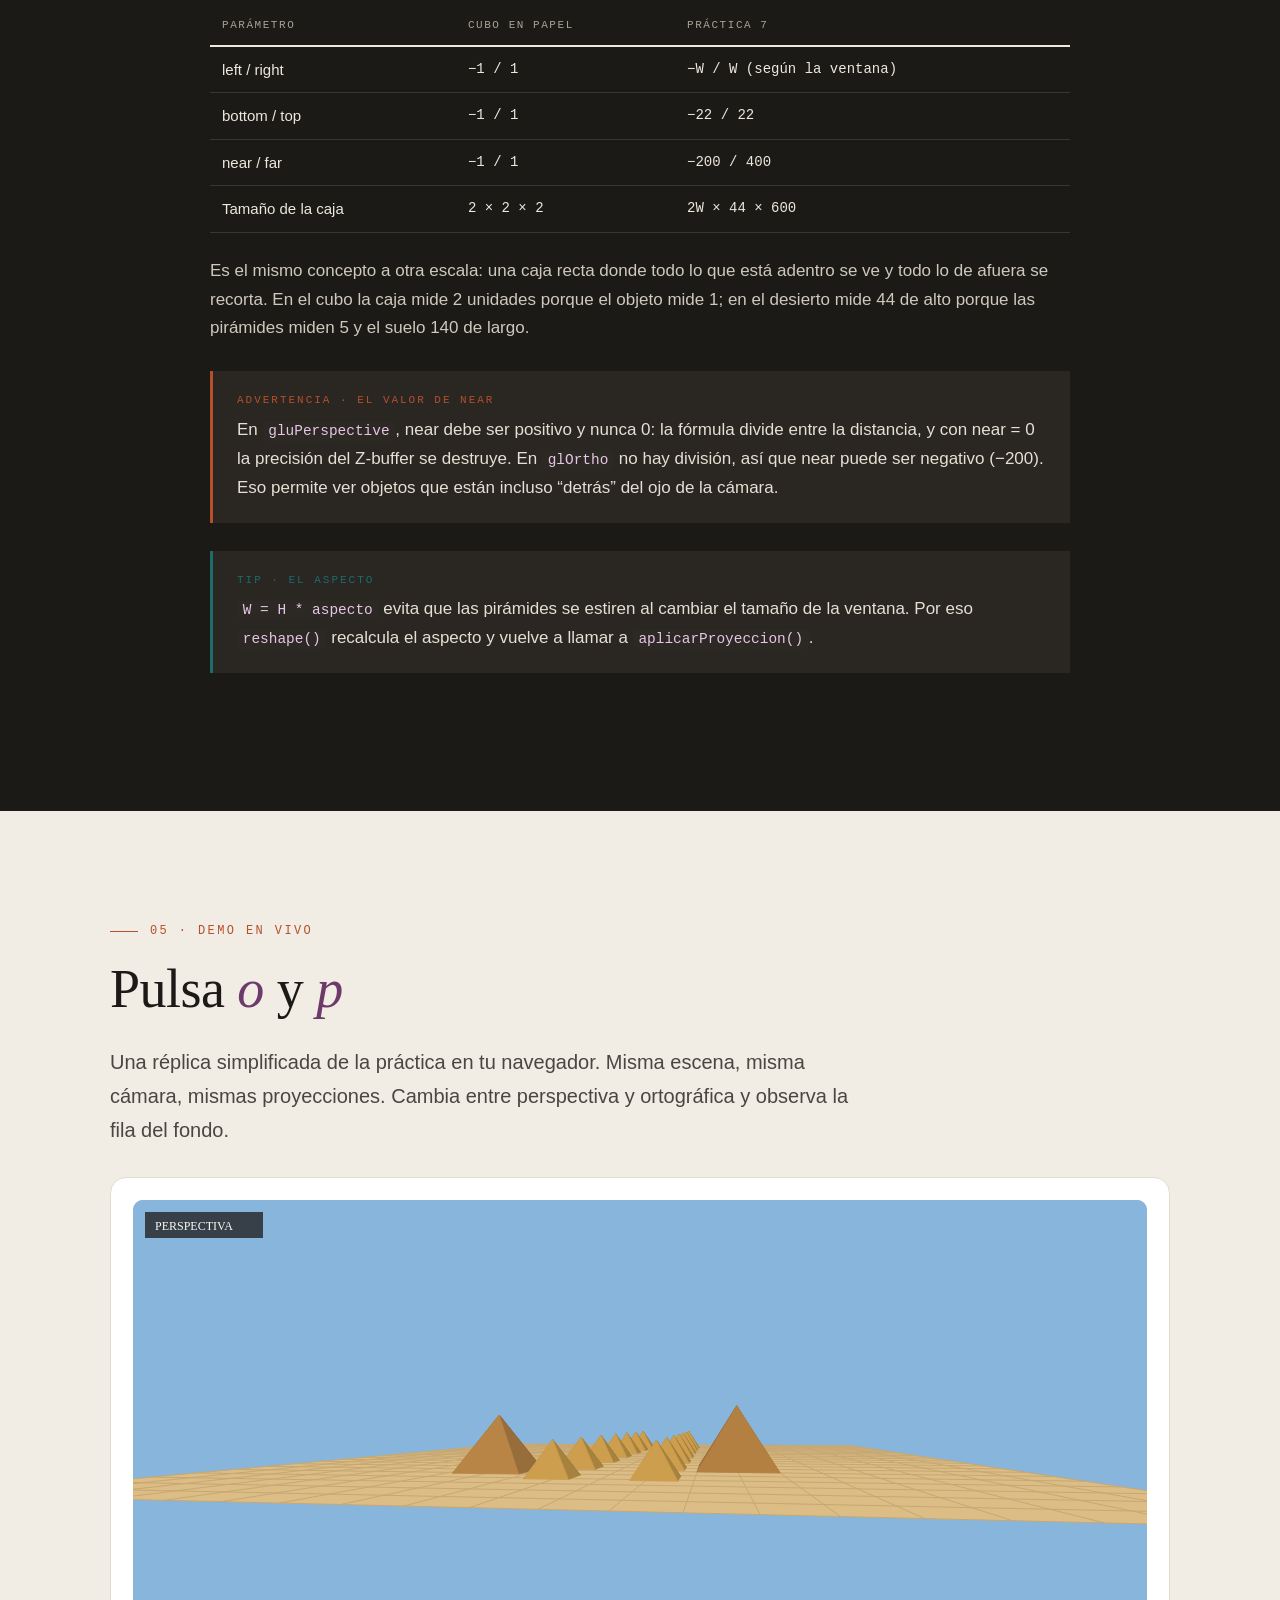
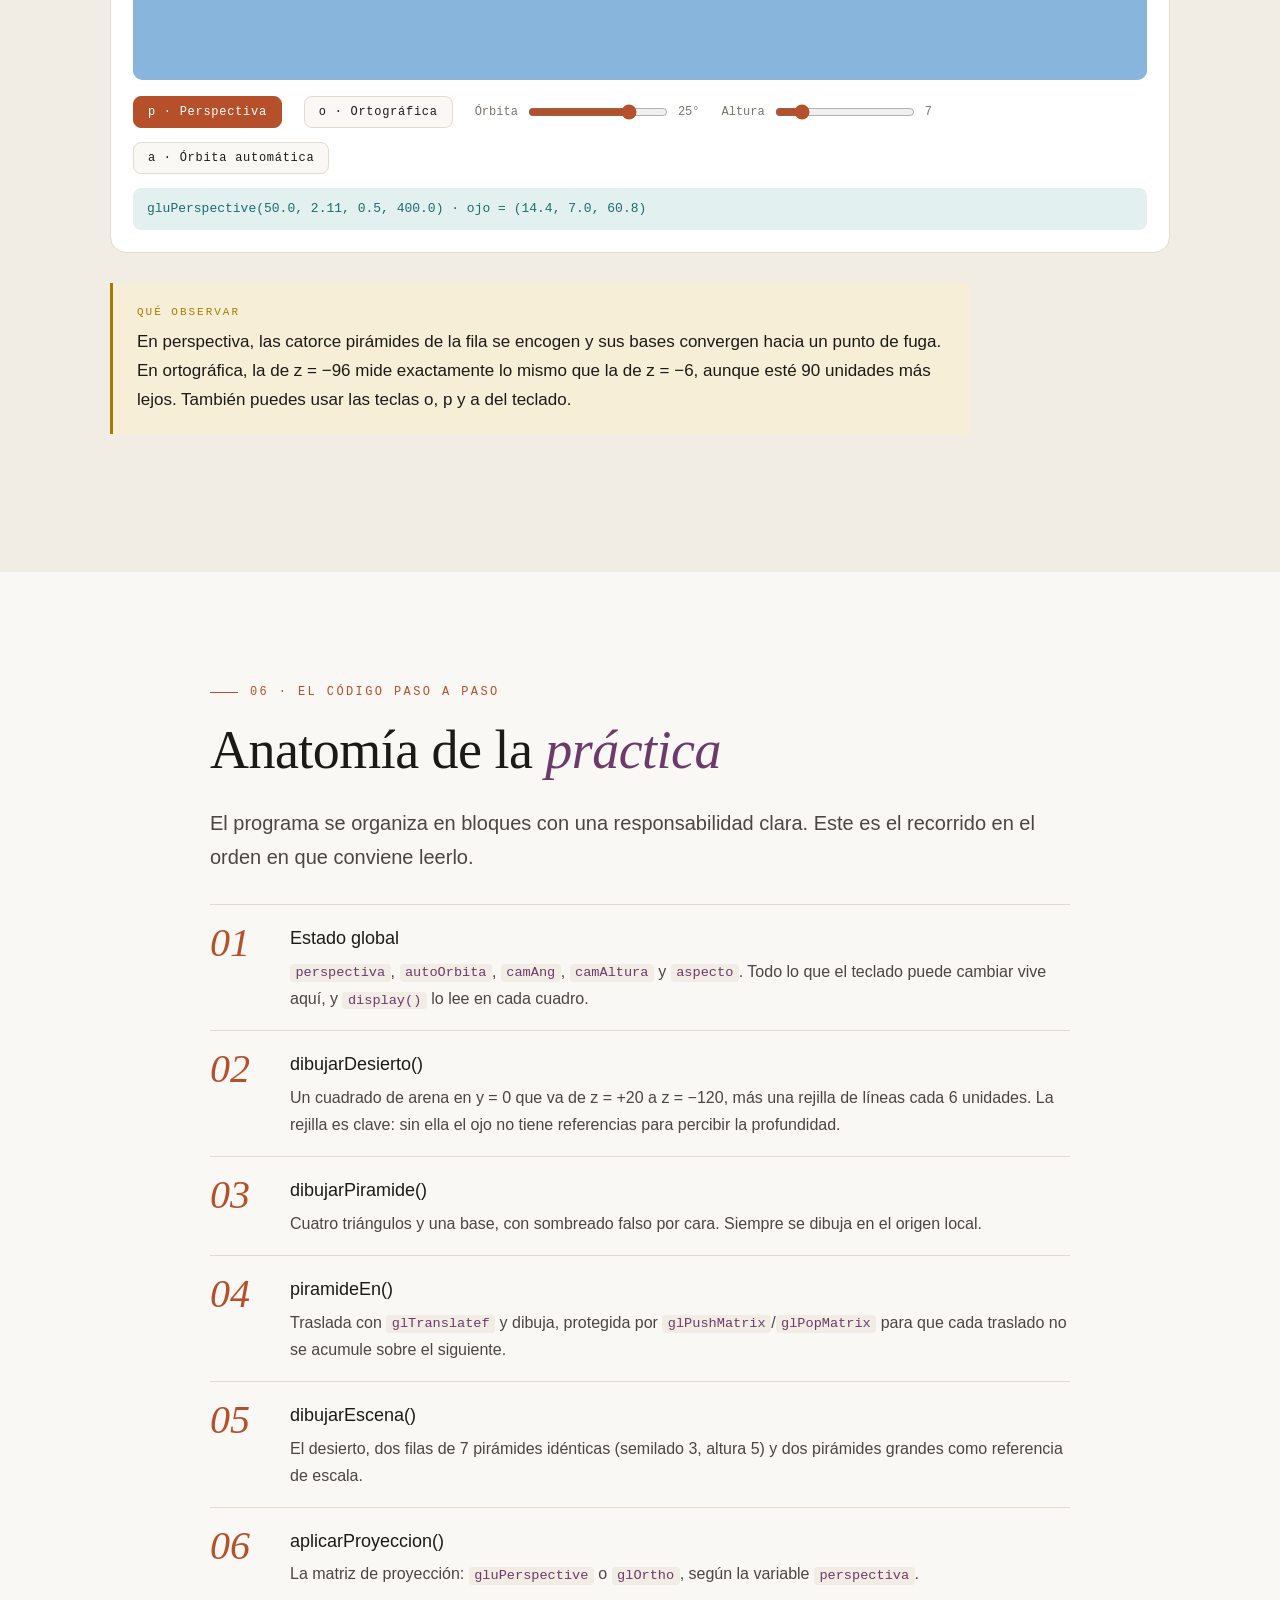
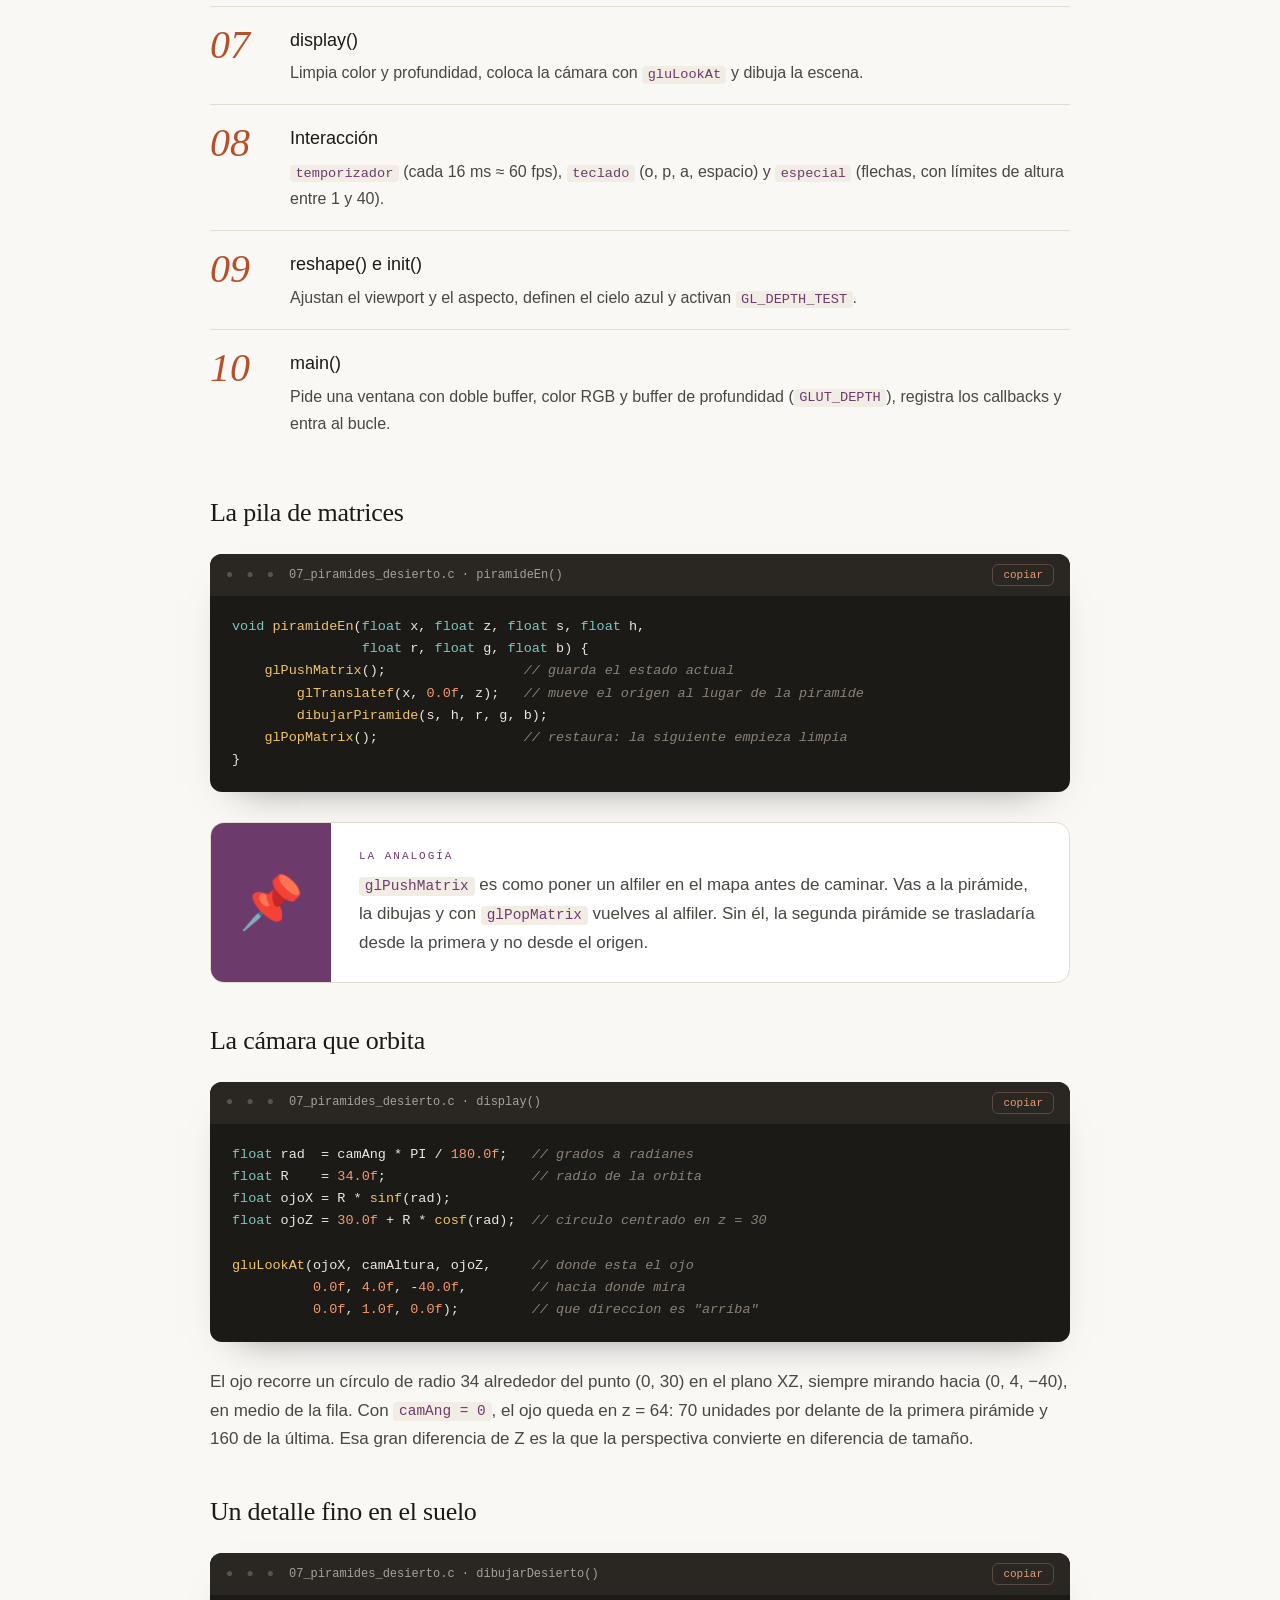
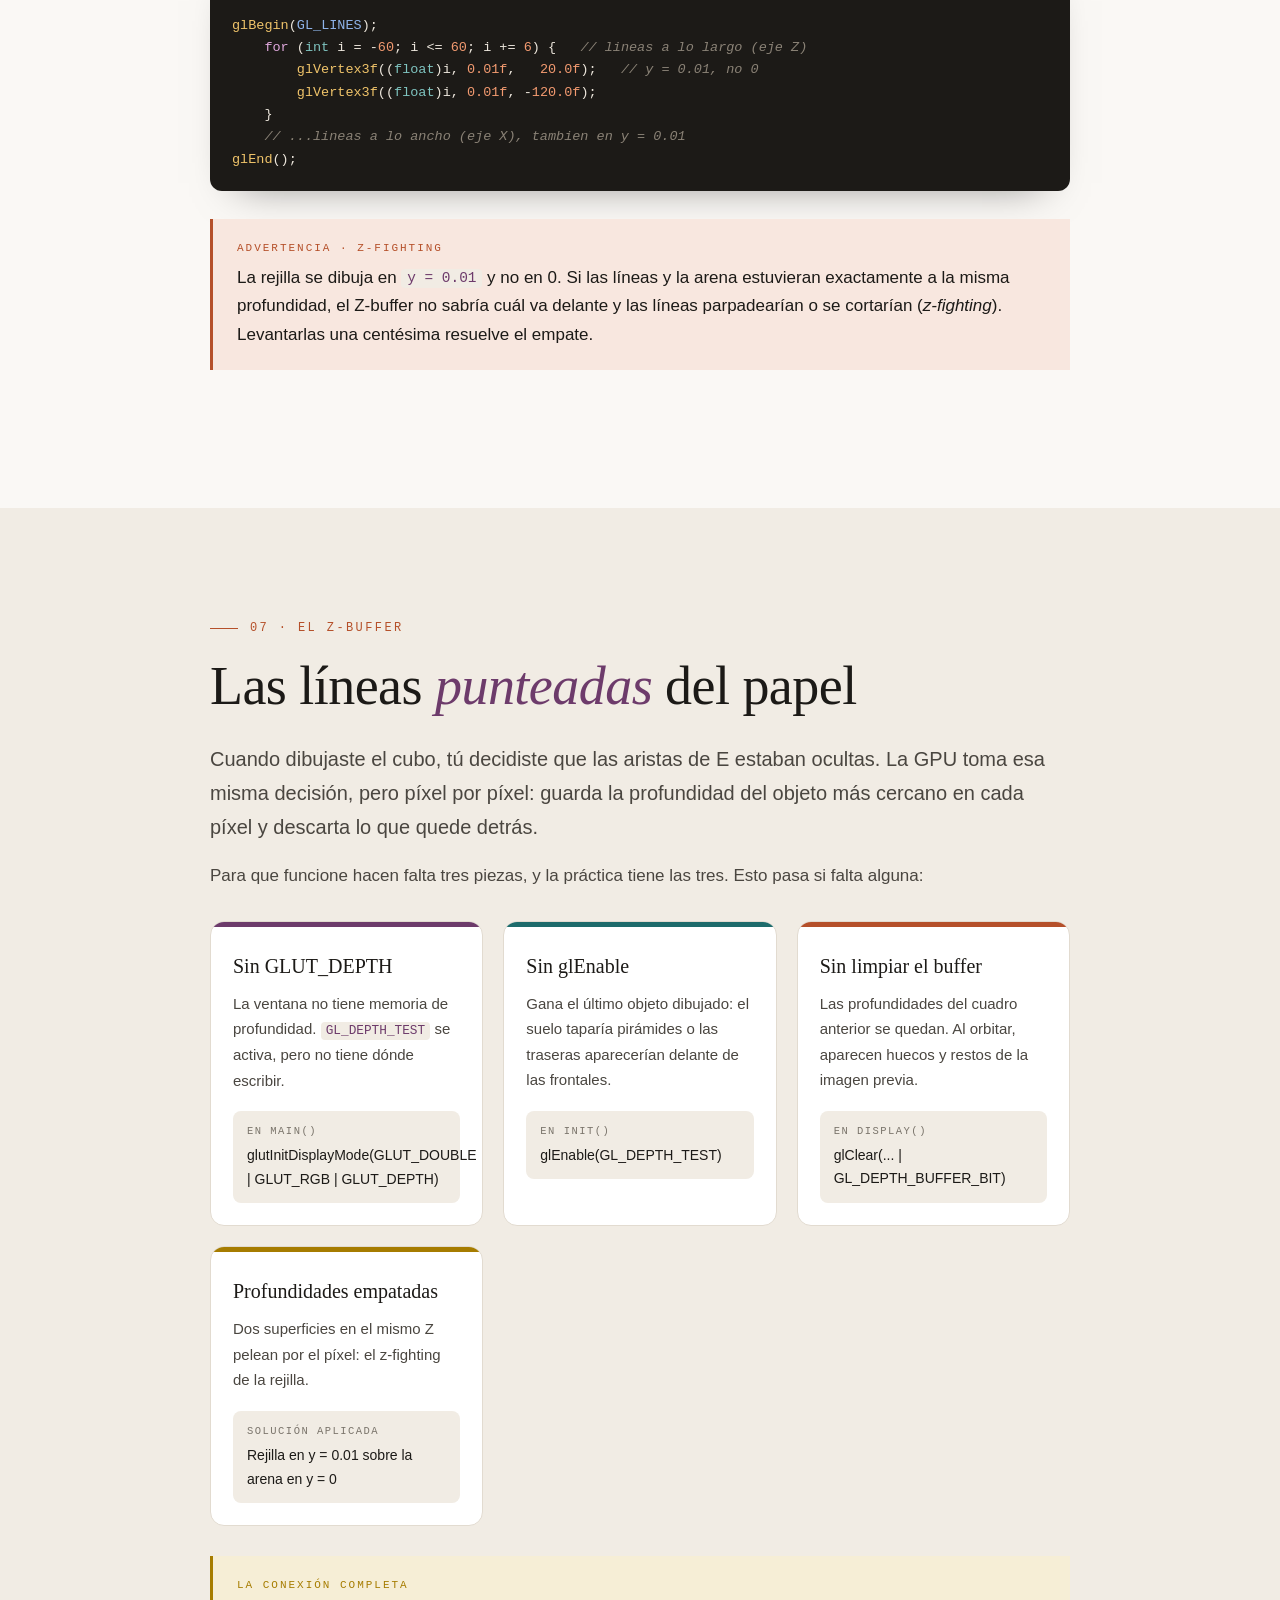
<file: material/piramides.html>
<!DOCTYPE html>
<html lang="es">
<head><meta name="robots" content="noindex,nofollow">
<meta charset="UTF-8">
<meta name="viewport" content="width=device-width, initial-scale=1.0">
<title>Práctica 7 · La coordenada Z</title>



<style>
:root{
  --cream:#faf8f5; --cream2:#f1ece4; --ink:#1c1a17; --ink2:#4a4640; --muted:#7a746b;
  --plum:#6d3b6b; --plum-l:#f1e6f0; --teal:#1d6b6b; --teal-l:#e2f0ef;
  --rust:#b5502a; --rust-l:#f8e7df; --gold:#a67c00; --gold-l:#f6eed6;
  --blue:#2d5a9e; --blue-l:#e4ecf7; --green:#3a6b35; --green-l:#e5efe3;
  --line:#e2dbd0;
}
*{box-sizing:border-box;margin:0;padding:0}
html{scroll-behavior:smooth}
body{background:var(--cream);color:var(--ink);font-family:'Outfit',sans-serif;font-size:17px;line-height:1.7;font-weight:300;overflow-x:hidden}
strong{font-weight:500}
code.i{font-family:'JetBrains Mono',monospace;font-size:.85em;background:var(--cream2);padding:.1em .4em;border-radius:4px;color:var(--plum)}
.dark code.i{background:#2c2925;color:#e7c6e5}

#progress{position:fixed;top:0;left:0;height:3px;width:0;z-index:100;background:linear-gradient(90deg,var(--plum),var(--teal),var(--rust),var(--gold))}
#dots{position:fixed;right:22px;top:50%;transform:translateY(-50%);z-index:90;display:flex;flex-direction:column;gap:12px}
#dots a{width:9px;height:9px;border-radius:50%;background:#cfc7ba;display:block;transition:.3s;position:relative}
#dots a.on{background:var(--rust);transform:scale(1.5)}
#dots a span{position:absolute;right:18px;top:50%;transform:translateY(-50%);white-space:nowrap;font-family:'JetBrains Mono',monospace;font-size:11px;background:var(--ink);color:var(--cream);padding:3px 8px;border-radius:4px;opacity:0;pointer-events:none;transition:.2s}
#dots a:hover span{opacity:1}
@media(max-width:760px){#dots{display:none}}

section{padding:110px 24px;position:relative}
section.alt{background:var(--cream2)}
section.dark{background:var(--ink);color:#ede7dd}
.wrap{max-width:860px;margin:0 auto}
.wide{max-width:1060px;margin:0 auto}

.label{font-family:'JetBrains Mono',monospace;font-size:12px;letter-spacing:.2em;text-transform:uppercase;color:var(--rust);display:flex;align-items:center;gap:12px;margin-bottom:18px}
.label::before{content:"";width:28px;height:1px;background:currentColor}
.dark .label{color:#e59a78}
h1,h2,h3{font-family:'Fraunces',serif;font-weight:300;line-height:1.1;letter-spacing:-.01em}
h1 em,h2 em,h3 em{font-style:italic;font-weight:400;color:var(--plum)}
.dark h2 em{color:#e0a8dd}
h2{font-size:clamp(34px,5vw,54px);margin-bottom:26px}
h3{font-size:26px;margin:44px 0 14px}
p{margin-bottom:18px;color:var(--ink2)}
.dark p{color:#cfc8bc}
.lead{font-size:20px;color:var(--ink2)}

/* HERO */
.hero{min-height:100vh;display:flex;align-items:center;padding:80px 24px}
.hero .eyebrow{font-family:'JetBrains Mono',monospace;font-size:13px;letter-spacing:.22em;text-transform:uppercase;color:var(--teal);margin-bottom:28px}
.hero h1{font-size:clamp(52px,9vw,112px);margin-bottom:30px}
.hero .sub{font-size:clamp(19px,2.2vw,23px);max-width:640px;color:var(--ink2)}
.hint{margin-top:60px;font-family:'JetBrains Mono',monospace;font-size:12px;letter-spacing:.2em;color:var(--muted);animation:bob 2s ease-in-out infinite}
@keyframes bob{50%{transform:translateY(6px)}}

/* reveal */
.reveal{opacity:0;transform:translateY(26px);transition:opacity .8s ease,transform .8s ease}
.reveal.in{opacity:1;transform:none}

/* callouts */
.callout{border-left:3px solid var(--plum);background:var(--plum-l);padding:20px 24px;margin:28px 0;border-radius:0}
.callout .t{font-family:'JetBrains Mono',monospace;font-size:11px;letter-spacing:.18em;text-transform:uppercase;color:var(--plum);margin-bottom:6px;font-weight:500}
.callout p{margin:0;color:var(--ink)}
.callout.tip{border-color:var(--teal);background:var(--teal-l)}.callout.tip .t{color:var(--teal)}
.callout.warn{border-color:var(--rust);background:var(--rust-l)}.callout.warn .t{color:var(--rust)}
.callout.key{border-color:var(--gold);background:var(--gold-l)}.callout.key .t{color:var(--gold)}
.dark .callout{background:#2a2622}.dark .callout p{color:#e6dfd3}

/* analogy */
.analogy{display:flex;gap:0;border-radius:14px;overflow:hidden;margin:30px 0;background:#fff;border:1px solid var(--line)}
.analogy .ic{flex:0 0 120px;background:var(--teal);display:flex;align-items:center;justify-content:center;font-size:52px}
.analogy .tx{padding:24px 28px}
.analogy .tx .t{font-family:'JetBrains Mono',monospace;font-size:11px;letter-spacing:.18em;text-transform:uppercase;color:var(--teal);margin-bottom:6px}
.analogy .tx p{margin:0}
@media(max-width:560px){.analogy{flex-direction:column}.analogy .ic{flex-basis:90px}}

/* pills */
.pills{display:grid;grid-template-columns:repeat(auto-fit,minmax(220px,1fr));gap:18px;margin:30px 0}
.pill{background:#fff;border:1px solid var(--line);border-radius:14px;padding:22px;transition:transform .3s,box-shadow .3s}
.pill:hover{transform:translateY(-5px);box-shadow:0 14px 30px -18px rgba(28,26,23,.35)}
.pill .e{font-size:28px;margin-bottom:8px}
.pill h4{font-family:'Fraunces',serif;font-weight:500;font-size:20px;margin-bottom:6px}
.pill p{font-size:15px;margin:0}
.alt .pill{background:var(--cream)}

/* steps */
.steps{counter-reset:s;margin:30px 0}
.step{display:grid;grid-template-columns:70px 1fr;gap:10px;padding:18px 0;border-top:1px solid var(--line)}
.step::before{counter-increment:s;content:counter(s,decimal-leading-zero);font-family:'Fraunces',serif;font-size:40px;font-style:italic;color:var(--rust);line-height:1}
.step h4{font-weight:500;font-size:18px;margin-bottom:4px}
.step p{margin:0;font-size:16px}

/* tables */
table{width:100%;border-collapse:collapse;margin:24px 0;font-size:15px}
th{font-family:'JetBrains Mono',monospace;font-size:11px;letter-spacing:.14em;text-transform:uppercase;text-align:left;color:var(--muted);font-weight:500;padding:10px 12px;border-bottom:2px solid var(--ink)}
td{padding:10px 12px;border-bottom:1px solid var(--line)}
td.m{font-family:'JetBrains Mono',monospace;font-size:14px}
.dark th{color:#a9a196;border-color:#ede7dd}.dark td{border-color:#3a3530}

/* figure */
figure{background:#fff;border:1px solid var(--line);border-radius:14px;padding:22px;margin:30px 0}
figure svg{width:100%;height:auto;display:block}
figcaption{font-size:14px;color:var(--muted);margin-top:10px;text-align:center}
.grid2{display:grid;grid-template-columns:1fr 1fr;gap:30px;align-items:start}
@media(max-width:760px){.grid2{grid-template-columns:1fr}}

/* code */
.code{background:var(--ink);border-radius:12px;overflow:hidden;margin:26px 0;box-shadow:0 20px 40px -28px rgba(0,0,0,.5)}
.code .bar{display:flex;justify-content:space-between;align-items:center;padding:10px 16px;background:#2a2622;font-family:'JetBrains Mono',monospace;font-size:12px;color:#a9a196}
.code .bar .dots::before{content:"● ● ●";letter-spacing:3px;color:#5a534b;margin-right:12px}
.code button{font-family:'JetBrains Mono',monospace;font-size:11px;background:transparent;color:#e59a78;border:1px solid #5a4a40;border-radius:6px;padding:4px 10px;cursor:pointer}
.code button:hover{background:#3a3028}
.code pre{padding:20px 22px;overflow-x:auto;font-family:'JetBrains Mono',monospace;font-size:13.5px;line-height:1.65;color:#ede7dd}
.k{color:#e0a8dd}.ty{color:#7fc4c0}.fn{color:#f0c46a}.n{color:#f29a70}.cm{color:#8a8276;font-style:italic}.s{color:#a6d49c}.pp{color:#8fb4ea}.c{color:#8fb4ea}

/* evidence */
.ev{display:grid;grid-template-columns:repeat(auto-fit,minmax(240px,1fr));gap:20px;margin:30px 0}
.ev .card{background:#fff;border:1px solid var(--line);border-radius:14px;overflow:hidden}
.ev .card .stripe{height:5px}
.ev .card .in{padding:22px}
.ev .card h4{font-family:'Fraunces',serif;font-weight:500;font-size:20px;margin-bottom:8px}
.ev .card p{font-size:15px}
.ev .card .box{background:var(--cream2);border-radius:8px;padding:12px 14px;font-size:14px;color:var(--ink)}
.ev .card .box b{font-family:'JetBrains Mono',monospace;font-size:10.5px;letter-spacing:.14em;text-transform:uppercase;display:block;color:var(--muted);font-weight:500;margin-bottom:3px}

/* demo */
.demo{background:#fff;border:1px solid var(--line);border-radius:16px;padding:22px;margin:30px 0}
.dark .demo{background:#26231f;border-color:#3a3530}
.demo canvas{width:100%;display:block;border-radius:10px;background:#87b5db}
.controls{display:flex;flex-wrap:wrap;gap:14px 22px;align-items:center;margin-top:16px}
.btn{font-family:'JetBrains Mono',monospace;font-size:12px;letter-spacing:.06em;padding:8px 14px;border-radius:8px;border:1px solid var(--line);background:var(--cream);color:var(--ink);cursor:pointer;transition:.2s}
.btn.on{background:var(--rust);border-color:var(--rust);color:#fff}
.dark .btn{background:#1c1a17;color:#ede7dd;border-color:#4a443d}.dark .btn.on{background:var(--rust);border-color:var(--rust)}
.ctl{display:flex;align-items:center;gap:10px;font-family:'JetBrains Mono',monospace;font-size:12px;color:var(--muted)}
.ctl input[type=range]{accent-color:var(--rust);width:140px}
.readout{margin-top:14px;font-family:'JetBrains Mono',monospace;font-size:13px;color:var(--teal);background:var(--teal-l);padding:10px 14px;border-radius:8px}
.dark .readout{background:#1f2e2d;color:#9fd6d2}

/* formula */
.formula{display:grid;grid-template-columns:1fr 1fr;gap:20px;margin:30px 0}
.formula .f{border:1px solid #3a3530;border-radius:14px;padding:24px}
.formula .f .t{font-family:'JetBrains Mono',monospace;font-size:11px;letter-spacing:.18em;text-transform:uppercase;margin-bottom:10px}
.formula .eq{font-family:'Fraunces',serif;font-size:28px;font-style:italic;margin:10px 0 12px;color:#fff}
@media(max-width:700px){.formula{grid-template-columns:1fr}}

/* quiz */
.q{background:var(--cream);border:1px solid var(--line);border-radius:14px;padding:24px;margin:20px 0}
.q h4{font-weight:500;font-size:18px;margin-bottom:14px}
.q .opts{display:grid;gap:8px}
.q button{text-align:left;font-family:'Outfit',sans-serif;font-size:16px;padding:11px 16px;border-radius:8px;border:1px solid var(--line);background:#fff;cursor:pointer;transition:.2s;color:var(--ink)}
.q button:hover{border-color:var(--ink2)}
.q button.ok{background:var(--green-l);border-color:var(--green);color:var(--green)}
.q button.bad{background:var(--rust-l);border-color:var(--rust);color:var(--rust)}
.q .fb{margin-top:12px;font-size:15px;display:none}
.q .fb.show{display:block}

/* closing */
.closing{min-height:100vh;display:flex;align-items:center;text-align:center}
.closing h2{font-size:clamp(40px,7vw,78px)}
.closing .pills{text-align:left}
.closing .pill{background:#26231f;border-color:#3a3530}
.closing .pill h4{color:#fff}
</style>
</head>
<body>

<div id="progress"></div>
<nav id="dots"></nav>

<!-- HERO -->
<section class="hero" id="inicio" data-title="Inicio">
  <div class="wide">
    <div class="eyebrow reveal">ISW-412 · Computación Gráfica II · Práctica 7</div>
    <h1 class="reveal">Pirámides en el <em>desierto</em></h1>
    <p class="sub reveal">Del cubo que dibujaste en papel a una escena 3D completa. Aquí entenderás cómo la coordenada Z decide qué está cerca, qué está lejos y qué queda escondido detrás.</p>
    <div class="hint reveal">DESLIZA ↓</div>
  </div>
</section>

<!-- 01 CUBO -->
<section class="alt" id="cubo" data-title="El cubo en papel">
  <div class="wrap">
    <div class="label reveal">01 · El punto de partida</div>
    <h2 class="reveal">Un cubo en <em>papel</em></h2>
    <p class="lead reveal">Antes de programar, dibujamos a mano un cubo de lado 1 centrado en el origen, dentro del volumen de visión de <code class="i">glOrtho(-1, 1, -1, 1, -1, 1)</code>. Ese cubo es la llave para entender toda la práctica.</p>

    <figure class="reveal">
      <svg viewBox="0 0 380 430" role="img" aria-label="Cubo con vértices A a H en ejes 3D">
        <defs><marker id="ar" viewBox="0 0 10 10" refX="8" refY="5" markerWidth="6" markerHeight="6" orient="auto-start-reverse"><path d="M2 1L8 5L2 9" fill="none" stroke="#4a4640" stroke-width="1.5" stroke-linecap="round"/></marker></defs>
        <rect x="60" y="50" width="240" height="240" fill="none" stroke="#b9b1a4" stroke-width="0.8" stroke-dasharray="3 4"/>
        <g stroke="#4a4640" stroke-width="1" fill="none">
          <line x1="30" y1="170" x2="345" y2="170" marker-end="url(#ar)"/>
          <line x1="180" y1="325" x2="180" y2="18" marker-end="url(#ar)"/>
          <line x1="245" y1="105" x2="112" y2="238" marker-end="url(#ar)"/>
        </g>
        <g font-family="Outfit" font-size="15" font-weight="600" fill="#1c1a17">
          <text x="350" y="175">X</text><text x="188" y="24">Y</text><text x="98" y="234">Z</text>
        </g>
        <g font-family="JetBrains Mono" font-size="11" fill="#7a746b">
          <text x="44" y="188">-1</text><text x="304" y="188">1</text><text x="166" y="46">1</text><text x="186" y="306">-1</text>
        </g>
        <g stroke="#b5502a" stroke-width="1.2" stroke-dasharray="4 3" fill="none">
          <line x1="141" y1="209" x2="261" y2="209"/><line x1="141" y1="209" x2="141" y2="89"/><line x1="141" y1="209" x2="99" y2="251"/>
        </g>
        <g stroke="#6d3b6b" stroke-width="2.2" fill="none" stroke-linejoin="round">
          <polygon points="99,251 219,251 219,131 99,131" fill="rgba(109,59,107,.07)"/>
          <polyline points="219,251 261,209 261,89 141,89 99,131"/>
          <line x1="219" y1="131" x2="261" y2="89"/>
        </g>
        <g fill="#6d3b6b"><circle cx="99" cy="251" r="3.5"/><circle cx="219" cy="251" r="3.5"/><circle cx="219" cy="131" r="3.5"/><circle cx="99" cy="131" r="3.5"/><circle cx="141" cy="209" r="3.5" fill="#b5502a"/><circle cx="261" cy="209" r="3.5"/><circle cx="261" cy="89" r="3.5"/><circle cx="141" cy="89" r="3.5"/></g>
        <g font-family="Fraunces" font-style="italic" font-size="17" fill="#1c1a17">
          <text x="82" y="270">A</text><text x="222" y="270">B</text><text x="224" y="150">C</text><text x="82" y="127">D</text>
          <text x="146" y="229" fill="#b5502a">E</text><text x="268" y="214">F</text><text x="266" y="84">G</text><text x="124" y="84">H</text>
        </g>
        <g font-family="JetBrains Mono" font-size="11.5" fill="#4a4640">
          <text x="40" y="342" font-family="Outfit" font-size="13" font-weight="600" fill="#1c1a17">Frente (z = +0.5)</text>
          <text x="205" y="342" font-family="Outfit" font-size="13" font-weight="600" fill="#1c1a17">Atrás (z = −0.5)</text>
          <text x="40" y="364">A (−0.5, −0.5, 0.5)</text><text x="40" y="384">B ( 0.5, −0.5, 0.5)</text>
          <text x="40" y="404">C ( 0.5,  0.5, 0.5)</text><text x="40" y="424">D (−0.5,  0.5, 0.5)</text>
          <text x="205" y="364">E (−0.5, −0.5, −0.5)</text><text x="205" y="384">F ( 0.5, −0.5, −0.5)</text>
          <text x="205" y="404">G ( 0.5,  0.5, −0.5)</text><text x="205" y="424">H (−0.5,  0.5, −0.5)</text>
        </g>
      </svg>
      <figcaption>Perspectiva caballera. Punteado gris: volumen de glOrtho. Punteado rojo: aristas ocultas que salen de E.</figcaption>
    </figure>

    <h3 class="reveal">Cómo trazarlo a mano</h3>
    <div class="steps reveal">
      <div class="step"><div><h4>Traza los ejes</h4><p>X horizontal hacia la derecha, Y vertical hacia arriba y Z en diagonal a 45° hacia abajo-izquierda. Z apunta hacia ti, igual que en OpenGL.</p></div></div>
      <div class="step"><div><h4>Define la escala</h4><p>Por ejemplo, 1 unidad = 4 cm en X y Y, y 2 cm sobre la diagonal Z. Acortar Z a la mitad es lo que produce la sensación de profundidad.</p></div></div>
      <div class="step"><div><h4>Marca el volumen de glOrtho</h4><p>Es una caja de −1 a 1 en los tres ejes. Todo lo que quede fuera se recorta (<em>clipping</em>).</p></div></div>
      <div class="step"><div><h4>Dibuja la cara frontal (z = +0.5)</h4><p>Un cuadrado con esquinas en x, y = ±0.5, desplazado 1 cm en diagonal hacia abajo-izquierda: vértices A, B, C, D.</p></div></div>
      <div class="step"><div><h4>Dibuja la cara trasera (z = −0.5)</h4><p>El mismo cuadrado, desplazado 1 cm hacia arriba-derecha: vértices E, F, G, H.</p></div></div>
      <div class="step"><div><h4>Une y decide qué se oculta</h4><p>Une A–E, B–F, C–G y D–H. Las tres aristas que salen de E quedan detrás del cubo y van punteadas. <strong>Guarda esta idea: más adelante la GPU hará exactamente esto con el Z-buffer.</strong></p></div></div>
    </div>

    <h3 class="reveal">El mismo cubo en código</h3>
    <div class="code reveal"><div class="bar"><span class="dots">cubo_ortho.c</span><button>copiar</button></div><pre><code>// Volumen de visión: una caja de 2 x 2 x 2 centrada en el origen
glMatrixMode(GL_PROJECTION);
glLoadIdentity();
glOrtho(-1.0, 1.0, -1.0, 1.0, -1.0, 1.0);

glMatrixMode(GL_MODELVIEW);
glLoadIdentity();
glRotatef(30.0f, 1.0f, 0.0f, 0.0f);   // inclina hacia adelante (eje X)
glRotatef(45.0f, 0.0f, 1.0f, 0.0f);   // gira hacia un lado (eje Y)

glBegin(GL_QUADS);
    // Cara frontal (z = +0.5): A B C D
    glVertex3f(-0.5f, -0.5f,  0.5f); glVertex3f( 0.5f, -0.5f,  0.5f);
    glVertex3f( 0.5f,  0.5f,  0.5f); glVertex3f(-0.5f,  0.5f,  0.5f);
    // Cara trasera (z = -0.5): F E H G
    glVertex3f( 0.5f, -0.5f, -0.5f); glVertex3f(-0.5f, -0.5f, -0.5f);
    glVertex3f(-0.5f,  0.5f, -0.5f); glVertex3f( 0.5f,  0.5f, -0.5f);
    // Cara derecha (x = +0.5): B F G C
    glVertex3f( 0.5f, -0.5f,  0.5f); glVertex3f( 0.5f, -0.5f, -0.5f);
    glVertex3f( 0.5f,  0.5f, -0.5f); glVertex3f( 0.5f,  0.5f,  0.5f);
    // Cara izquierda (x = -0.5): E A D H
    glVertex3f(-0.5f, -0.5f, -0.5f); glVertex3f(-0.5f, -0.5f,  0.5f);
    glVertex3f(-0.5f,  0.5f,  0.5f); glVertex3f(-0.5f,  0.5f, -0.5f);
    // Cara superior (y = +0.5): D C G H
    glVertex3f(-0.5f,  0.5f,  0.5f); glVertex3f( 0.5f,  0.5f,  0.5f);
    glVertex3f( 0.5f,  0.5f, -0.5f); glVertex3f(-0.5f,  0.5f, -0.5f);
    // Cara inferior (y = -0.5): E F B A
    glVertex3f(-0.5f, -0.5f, -0.5f); glVertex3f( 0.5f, -0.5f, -0.5f);
    glVertex3f( 0.5f, -0.5f,  0.5f); glVertex3f(-0.5f, -0.5f,  0.5f);
glEnd();</code></pre></div>

    <div class="callout key reveal"><div class="t">Dato clave</div><p>Sin los dos <code class="i">glRotatef</code>, en pantalla verías <strong>solo un cuadrado</strong>. La proyección ortográfica mira de frente hacia −Z, y la cara trasera queda exactamente detrás de la frontal. El papel usa la diagonal Z como un “truco” para mostrar la profundidad; la pantalla necesita rotar el objeto. Compruébalo en el demo de abajo.</p></div>

    <div class="demo reveal">
      <canvas id="cubeCv" height="360"></canvas>
      <div class="controls">
        <label class="ctl">Rotación X <input type="range" id="rx" min="-90" max="90" value="0"> <span id="rxv">0°</span></label>
        <label class="ctl">Rotación Y <input type="range" id="ry" min="-180" max="180" value="0"> <span id="ryv">0°</span></label>
        <button class="btn" id="cubeFront">Vista de frente</button>
        <button class="btn" id="cubeIso">30° / 45°</button>
      </div>
      <div class="readout" id="cubeRead"></div>
    </div>
    <p class="reveal">Fíjate en las etiquetas: con 0° / 0°, <strong>A y E caen en el mismo píxel</strong>, igual que B/F, C/G y D/H. La proyección ortográfica descarta Z al calcular la posición en pantalla. Por eso tampoco importa que el cubo mida 0.87 de radio al rotarlo: sigue cabiendo dentro de la caja de −1 a 1.</p>
  </div>
</section>

<!-- 02 Z -->
<section id="z" data-title="La coordenada Z">
  <div class="wrap">
    <div class="label reveal">02 · La profundidad</div>
    <h2 class="reveal">¿Qué significa <em>Z</em>?</h2>
    <p class="lead reveal">OpenGL usa un sistema de coordenadas de <strong>mano derecha</strong>: X a la derecha, Y hacia arriba y Z saliendo de la pantalla hacia ti. La cámara, por defecto, mira hacia <strong>−Z</strong>.</p>

    <div class="pills reveal">
      <div class="pill"><div class="e">↔️</div><h4>X · ancho</h4><p>Izquierda (−) y derecha (+). Separa las dos filas de pirámides: x = −7 y x = 7.</p></div>
      <div class="pill"><div class="e">↕️</div><h4>Y · alto</h4><p>Abajo (−) y arriba (+). El suelo está en y = 0 y la punta de cada pirámide en y = h.</p></div>
      <div class="pill"><div class="e">↗️</div><h4>Z · profundidad</h4><p>Hacia ti (+) o hacia el fondo (−). Es la coordenada que “aleja” las pirámides.</p></div>
    </div>

    <div class="analogy reveal"><div class="ic">🚶</div><div class="tx"><div class="t">La analogía</div><p>Imagina que estás parado al inicio de un pasillo largo. X es cuánto te mueves hacia las paredes, Y es cuánto saltas, y Z es <strong>cuántos pasos das hacia el fondo</strong>. Cada paso hacia adelante hace Z más negativo.</p></div></div>

    <h3 class="reveal">Del cubo a la escena</h3>
    <p class="reveal">En el cubo, la cara frontal tiene <code class="i">z = +0.5</code> y la trasera <code class="i">z = −0.5</code>: solo una unidad de diferencia. En la Práctica 7 la misma idea se estira a escala de desierto. Cada pirámide de la fila se coloca con:</p>
    <div class="code reveal"><div class="bar"><span class="dots">07_piramides_desierto.c · dibujarEscena()</span><button>copiar</button></div><pre><code>for (int i = 0; i &lt; 7; i++) {
    float z = -6.0f - i * 15.0f;          // cada vez mas lejos
    piramideEn(-7.0f, z, 3.0f, 5.0f, 0.80f, 0.62f, 0.30f); // izquierda
    piramideEn( 7.0f, z, 3.0f, 5.0f, 0.80f, 0.62f, 0.30f); // derecha
}</code></pre></div>

    <table class="reveal">
      <thead><tr><th>i</th><th>z de la pirámide</th><th>Qué significa</th></tr></thead>
      <tbody>
        <tr><td class="m">0</td><td class="m">−6</td><td>La primera, cerca del inicio del desierto</td></tr>
        <tr><td class="m">1</td><td class="m">−21</td><td>15 unidades más al fondo</td></tr>
        <tr><td class="m">2</td><td class="m">−36</td><td>…</td></tr>
        <tr><td class="m">3</td><td class="m">−51</td><td>Cerca del punto donde mira la cámara (z = −40)</td></tr>
        <tr><td class="m">4</td><td class="m">−66</td><td>…</td></tr>
        <tr><td class="m">5</td><td class="m">−81</td><td>…</td></tr>
        <tr><td class="m">6</td><td class="m">−96</td><td>La última, casi en el borde del suelo (z = −120)</td></tr>
      </tbody>
    </table>

    <div class="callout tip reveal"><div class="t">Tip</div><p>“Más negativo = más lejos” es cierto aquí porque la cámara está en z ≈ +64 mirando hacia z = −40. Si la cámara orbitara al otro lado, la regla se invertiría. <strong>La profundidad siempre es relativa a la cámara</strong>, no al eje.</p></div>
  </div>
</section>

<!-- 03 PIRAMIDE -->
<section class="alt" id="piramide" data-title="Cubo → pirámide">
  <div class="wrap">
    <div class="label reveal">03 · Del cubo a la pirámide</div>
    <h2 class="reveal">Una pirámide es un cubo <em>con punta</em></h2>
    <p class="lead reveal">Toma la cara inferior del cubo, bájala al suelo y reemplaza toda la cara superior por un solo punto: el ápice. Eso es exactamente lo que hace <code class="i">dibujarPiramide()</code>.</p>

    <div class="grid2">
      <figure class="reveal">
        <svg viewBox="0 0 320 300" role="img" aria-label="Pirámide inscrita en un cubo">
          <g stroke="#b9b1a4" stroke-width="1" stroke-dasharray="3 4" fill="none">
            <polygon points="60,250 190,250 190,120 60,120"/>
            <polyline points="190,250 250,190 250,60 120,60 60,120"/><line x1="190" y1="120" x2="250" y2="60"/>
            <line x1="120" y1="190" x2="250" y2="190"/><line x1="120" y1="190" x2="120" y2="60"/><line x1="120" y1="190" x2="60" y2="250"/>
          </g>
          <polygon points="60,250 190,250 155,90" fill="rgba(166,124,0,.35)" stroke="#a67c00" stroke-width="2"/>
          <polygon points="190,250 250,190 155,90" fill="rgba(166,124,0,.22)" stroke="#a67c00" stroke-width="2"/>
          <line x1="120" y1="190" x2="155" y2="90" stroke="#a67c00" stroke-width="1.2" stroke-dasharray="4 3"/>
          <line x1="120" y1="190" x2="250" y2="190" stroke="#a67c00" stroke-width="1.2" stroke-dasharray="4 3"/>
          <line x1="120" y1="190" x2="60" y2="250" stroke="#a67c00" stroke-width="1.2" stroke-dasharray="4 3"/>
          <circle cx="155" cy="90" r="4" fill="#b5502a"/>
          <g font-family="JetBrains Mono" font-size="11" fill="#4a4640">
            <text x="164" y="86" fill="#b5502a">ápice (0, h, 0)</text>
            <text x="22" y="270">x3,z3 ≈ A</text><text x="178" y="270">x2,z2 ≈ B</text>
            <text x="256" y="195">x1,z1 ≈ F</text><text x="64" y="186">x0,z0 ≈ E</text>
          </g>
        </svg>
        <figcaption>La base de la pirámide es la cara inferior del cubo (E F B A).</figcaption>
      </figure>
      <div class="reveal">
        <table>
          <thead><tr><th>Pirámide</th><th>Coordenada</th><th>Cubo</th></tr></thead>
          <tbody>
            <tr><td class="m">x0, z0</td><td class="m">(−s, 0, −s)</td><td>E</td></tr>
            <tr><td class="m">x1, z1</td><td class="m">( s, 0, −s)</td><td>F</td></tr>
            <tr><td class="m">x2, z2</td><td class="m">( s, 0,  s)</td><td>B</td></tr>
            <tr><td class="m">x3, z3</td><td class="m">(−s, 0,  s)</td><td>A</td></tr>
            <tr><td class="m">ápice</td><td class="m">(0, h, 0)</td><td>centro de D C G H</td></tr>
          </tbody>
        </table>
        <p>Con <code class="i">s = 0.5</code>, la base coincide con la cara inferior del cubo en X y Z. La única diferencia es que Y pasa de −0.5 a 0, porque la pirámide se apoya en el suelo del desierto.</p>
      </div>
    </div>

    <div class="code reveal"><div class="bar"><span class="dots">07_piramides_desierto.c · dibujarPiramide()</span><button>copiar</button></div><pre><code>void dibujarPiramide(float s, float h, float r, float g, float b) {
    float apx = 0.0f, apy = h, apz = 0.0f;   // apice (punta)

    // Las 4 esquinas de la base: la cara inferior del cubo
    float x0 = -s, z0 = -s;   // atras-izquierda   (E)
    float x1 =  s, z1 = -s;   // atras-derecha     (F)
    float x2 =  s, z2 =  s;   // frente-derecha    (B)
    float x3 = -s, z3 =  s;   // frente-izquierda  (A)

    glBegin(GL_TRIANGLES);
        // Cara frontal (+Z): la mas cercana a la camara, tono pleno
        glColor3f(r, g, b);
        glVertex3f(apx, apy, apz); glVertex3f(x3, 0, z3); glVertex3f(x2, 0, z2);
        // Cara derecha (+X): 82 % del brillo
        glColor3f(r*0.82f, g*0.82f, b*0.82f);
        glVertex3f(apx, apy, apz); glVertex3f(x2, 0, z2); glVertex3f(x1, 0, z1);
        // Cara trasera (-Z): la mas oscura, 68 %
        glColor3f(r*0.68f, g*0.68f, b*0.68f);
        glVertex3f(apx, apy, apz); glVertex3f(x1, 0, z1); glVertex3f(x0, 0, z0);
        // Cara izquierda (-X): 90 %
        glColor3f(r*0.90f, g*0.90f, b*0.90f);
        glVertex3f(apx, apy, apz); glVertex3f(x0, 0, z0); glVertex3f(x3, 0, z3);
    glEnd();
    // ...la base (GL_QUADS) usa 55 % del color
}</code></pre></div>

    <div class="callout reveal"><div class="t">Destacado · iluminación falsa</div><p>La práctica no activa luces (<code class="i">GL_LIGHTING</code>). Para que las caras no se vean todas iguales, cada una recibe un porcentaje del color base: frente 100 %, izquierda 90 %, derecha 82 %, atrás 68 % y base 55 %. Es la versión “a mano” de lo que después hará el modelo de iluminación con normales.</p></div>
  </div>
</section>

<!-- 04 PROYECCION (dark) -->
<section class="dark" id="proyeccion" data-title="Proyección">
  <div class="wrap">
    <div class="label reveal">04 · Proyección</div>
    <h2 class="reveal">Dos formas de <em>aplastar</em> el mundo</h2>
    <p class="lead reveal">La pantalla es plana. La proyección decide qué hacer con Z al convertir un punto 3D (x, y, z) en un punto 2D. Toda la Práctica 7 gira alrededor de esta decisión.</p>

    <div class="formula reveal">
      <div class="f"><div class="t" style="color:#e59a78">Perspectiva · tecla p</div><div class="eq">x' = x / −z</div><p>Se divide entre la distancia. Mientras más lejos (z más negativo), más pequeño se ve el objeto. Es como funcionan tus ojos y una cámara fotográfica.</p></div>
      <div class="f"><div class="t" style="color:#9fd6d2">Ortográfica · tecla o</div><div class="eq">x' = x / W</div><p>Z no entra en la fórmula de posición. Solo se usa para recortar y para decidir qué tapa a qué. Todo mide igual sin importar la distancia: la vista de un plano técnico.</p></div>
    </div>

    <div class="code reveal"><div class="bar"><span class="dots">07_piramides_desierto.c · aplicarProyeccion()</span><button>copiar</button></div><pre><code>void aplicarProyeccion(void) {
    glMatrixMode(GL_PROJECTION);   // trabajamos la matriz de PROYECCION
    glLoadIdentity();
    if (perspectiva) {
        // fovy = 50 grados, aspecto, near = 0.5 (nunca 0), far = 400
        gluPerspective(50.0, aspecto, 0.5, 400.0);
    } else {
        // Caja ortografica: un volumen recto (sin punto de fuga)
        float H = 22.0f;                 // media altura visible
        float W = H * aspecto;           // media anchura segun la ventana
        glOrtho(-W, W, -H, H, -200.0, 400.0);
    }
    glMatrixMode(GL_MODELVIEW);    // volvemos a la matriz de modelo/vista
}</code></pre></div>

    <h3 class="reveal">Tu cubo y esta práctica usan la misma caja</h3>
    <table class="reveal">
      <thead><tr><th>Parámetro</th><th>Cubo en papel</th><th>Práctica 7</th></tr></thead>
      <tbody>
        <tr><td>left / right</td><td class="m">−1 / 1</td><td class="m">−W / W (según la ventana)</td></tr>
        <tr><td>bottom / top</td><td class="m">−1 / 1</td><td class="m">−22 / 22</td></tr>
        <tr><td>near / far</td><td class="m">−1 / 1</td><td class="m">−200 / 400</td></tr>
        <tr><td>Tamaño de la caja</td><td class="m">2 × 2 × 2</td><td class="m">2W × 44 × 600</td></tr>
      </tbody>
    </table>
    <p class="reveal">Es el mismo concepto a otra escala: una caja recta donde todo lo que está adentro se ve y todo lo de afuera se recorta. En el cubo la caja mide 2 unidades porque el objeto mide 1; en el desierto mide 44 de alto porque las pirámides miden 5 y el suelo 140 de largo.</p>

    <div class="callout warn reveal"><div class="t">Advertencia · el valor de near</div><p>En <code class="i">gluPerspective</code>, near debe ser <strong>positivo y nunca 0</strong>: la fórmula divide entre la distancia, y con near = 0 la precisión del Z-buffer se destruye. En <code class="i">glOrtho</code> no hay división, así que near puede ser negativo (−200). Eso permite ver objetos que están incluso “detrás” del ojo de la cámara.</p></div>
    <div class="callout tip reveal"><div class="t">Tip · el aspecto</div><p><code class="i">W = H * aspecto</code> evita que las pirámides se estiren al cambiar el tamaño de la ventana. Por eso <code class="i">reshape()</code> recalcula el aspecto y vuelve a llamar a <code class="i">aplicarProyeccion()</code>.</p></div>
  </div>
</section>

<!-- 05 DEMO -->
<section class="alt" id="demo" data-title="Demo en vivo">
  <div class="wide">
    <div class="label reveal">05 · Demo en vivo</div>
    <h2 class="reveal">Pulsa <em>o</em> y <em>p</em></h2>
    <p class="lead reveal" style="max-width:760px">Una réplica simplificada de la práctica en tu navegador. Misma escena, misma cámara, mismas proyecciones. Cambia entre perspectiva y ortográfica y observa la fila del fondo.</p>
    <div class="demo reveal">
      <canvas id="desCv" height="480"></canvas>
      <div class="controls">
        <button class="btn on" id="bP">p · Perspectiva</button>
        <button class="btn" id="bO">o · Ortográfica</button>
        <label class="ctl">Órbita <input type="range" id="ang" min="-50" max="50" value="25"> <span id="angv">25°</span></label>
        <label class="ctl">Altura <input type="range" id="alt" min="1" max="40" value="7"> <span id="altv">7</span></label>
        <button class="btn" id="bA">a · Órbita automática</button>
      </div>
      <div class="readout" id="desRead"></div>
    </div>
    <div class="callout key reveal" style="max-width:860px"><div class="t">Qué observar</div><p>En perspectiva, las catorce pirámides de la fila se encogen y sus bases convergen hacia un punto de fuga. En ortográfica, la de z = −96 mide exactamente lo mismo que la de z = −6, aunque esté 90 unidades más lejos. También puedes usar las teclas <strong>o</strong>, <strong>p</strong> y <strong>a</strong> del teclado.</p></div>
  </div>
</section>

<!-- 06 CODIGO -->
<section id="codigo" data-title="El código">
  <div class="wrap">
    <div class="label reveal">06 · El código paso a paso</div>
    <h2 class="reveal">Anatomía de la <em>práctica</em></h2>
    <p class="lead reveal">El programa se organiza en bloques con una responsabilidad clara. Este es el recorrido en el orden en que conviene leerlo.</p>

    <div class="steps reveal">
      <div class="step"><div><h4>Estado global</h4><p><code class="i">perspectiva</code>, <code class="i">autoOrbita</code>, <code class="i">camAng</code>, <code class="i">camAltura</code> y <code class="i">aspecto</code>. Todo lo que el teclado puede cambiar vive aquí, y <code class="i">display()</code> lo lee en cada cuadro.</p></div></div>
      <div class="step"><div><h4>dibujarDesierto()</h4><p>Un cuadrado de arena en y = 0 que va de z = +20 a z = −120, más una rejilla de líneas cada 6 unidades. La rejilla es clave: sin ella el ojo no tiene referencias para percibir la profundidad.</p></div></div>
      <div class="step"><div><h4>dibujarPiramide()</h4><p>Cuatro triángulos y una base, con sombreado falso por cara. Siempre se dibuja en el origen local.</p></div></div>
      <div class="step"><div><h4>piramideEn()</h4><p>Traslada con <code class="i">glTranslatef</code> y dibuja, protegida por <code class="i">glPushMatrix</code>/<code class="i">glPopMatrix</code> para que cada traslado no se acumule sobre el siguiente.</p></div></div>
      <div class="step"><div><h4>dibujarEscena()</h4><p>El desierto, dos filas de 7 pirámides idénticas (semilado 3, altura 5) y dos pirámides grandes como referencia de escala.</p></div></div>
      <div class="step"><div><h4>aplicarProyeccion()</h4><p>La matriz de proyección: <code class="i">gluPerspective</code> o <code class="i">glOrtho</code>, según la variable <code class="i">perspectiva</code>.</p></div></div>
      <div class="step"><div><h4>display()</h4><p>Limpia color y profundidad, coloca la cámara con <code class="i">gluLookAt</code> y dibuja la escena.</p></div></div>
      <div class="step"><div><h4>Interacción</h4><p><code class="i">temporizador</code> (cada 16 ms ≈ 60 fps), <code class="i">teclado</code> (o, p, a, espacio) y <code class="i">especial</code> (flechas, con límites de altura entre 1 y 40).</p></div></div>
      <div class="step"><div><h4>reshape() e init()</h4><p>Ajustan el viewport y el aspecto, definen el cielo azul y activan <code class="i">GL_DEPTH_TEST</code>.</p></div></div>
      <div class="step"><div><h4>main()</h4><p>Pide una ventana con doble buffer, color RGB y <strong>buffer de profundidad</strong> (<code class="i">GLUT_DEPTH</code>), registra los callbacks y entra al bucle.</p></div></div>
    </div>

    <h3 class="reveal">La pila de matrices</h3>
    <div class="code reveal"><div class="bar"><span class="dots">07_piramides_desierto.c · piramideEn()</span><button>copiar</button></div><pre><code>void piramideEn(float x, float z, float s, float h,
                float r, float g, float b) {
    glPushMatrix();                 // guarda el estado actual
        glTranslatef(x, 0.0f, z);   // mueve el origen al lugar de la piramide
        dibujarPiramide(s, h, r, g, b);
    glPopMatrix();                  // restaura: la siguiente empieza limpia
}</code></pre></div>
    <div class="analogy reveal"><div class="ic" style="background:var(--plum)">📌</div><div class="tx"><div class="t" style="color:var(--plum)">La analogía</div><p><code class="i">glPushMatrix</code> es como poner un alfiler en el mapa antes de caminar. Vas a la pirámide, la dibujas y con <code class="i">glPopMatrix</code> vuelves al alfiler. Sin él, la segunda pirámide se trasladaría desde la primera y no desde el origen.</p></div></div>

    <h3 class="reveal">La cámara que orbita</h3>
    <div class="code reveal"><div class="bar"><span class="dots">07_piramides_desierto.c · display()</span><button>copiar</button></div><pre><code>float rad  = camAng * PI / 180.0f;   // grados a radianes
float R    = 34.0f;                  // radio de la orbita
float ojoX = R * sinf(rad);
float ojoZ = 30.0f + R * cosf(rad);  // circulo centrado en z = 30

gluLookAt(ojoX, camAltura, ojoZ,     // donde esta el ojo
          0.0f, 4.0f, -40.0f,        // hacia donde mira
          0.0f, 1.0f, 0.0f);         // que direccion es "arriba"</code></pre></div>
    <p class="reveal">El ojo recorre un círculo de radio 34 alrededor del punto (0, 30) en el plano XZ, siempre mirando hacia (0, 4, −40), en medio de la fila. Con <code class="i">camAng = 0</code>, el ojo queda en z = 64: 70 unidades por delante de la primera pirámide y 160 de la última. Esa gran diferencia de Z es la que la perspectiva convierte en diferencia de tamaño.</p>

    <h3 class="reveal">Un detalle fino en el suelo</h3>
    <div class="code reveal"><div class="bar"><span class="dots">07_piramides_desierto.c · dibujarDesierto()</span><button>copiar</button></div><pre><code>glBegin(GL_LINES);
    for (int i = -60; i &lt;= 60; i += 6) {   // lineas a lo largo (eje Z)
        glVertex3f((float)i, 0.01f,   20.0f);   // y = 0.01, no 0
        glVertex3f((float)i, 0.01f, -120.0f);
    }
    // ...lineas a lo ancho (eje X), tambien en y = 0.01
glEnd();</code></pre></div>
    <div class="callout warn reveal"><div class="t">Advertencia · z-fighting</div><p>La rejilla se dibuja en <code class="i">y = 0.01</code> y no en 0. Si las líneas y la arena estuvieran exactamente a la misma profundidad, el Z-buffer no sabría cuál va delante y las líneas parpadearían o se cortarían (<em>z-fighting</em>). Levantarlas una centésima resuelve el empate.</p></div>
  </div>
</section>

<!-- 07 ZBUFFER -->
<section class="alt" id="zbuffer" data-title="Z-buffer">
  <div class="wrap">
    <div class="label reveal">07 · El Z-buffer</div>
    <h2 class="reveal">Las líneas <em>punteadas</em> del papel</h2>
    <p class="lead reveal">Cuando dibujaste el cubo, tú decidiste que las aristas de E estaban ocultas. La GPU toma esa misma decisión, pero píxel por píxel: guarda la profundidad del objeto más cercano en cada píxel y descarta lo que quede detrás.</p>
    <p class="reveal">Para que funcione hacen falta tres piezas, y la práctica tiene las tres. Esto pasa si falta alguna:</p>

    <div class="ev reveal">
      <div class="card"><div class="stripe" style="background:var(--plum)"></div><div class="in"><h4>Sin GLUT_DEPTH</h4><p>La ventana no tiene memoria de profundidad. <code class="i">GL_DEPTH_TEST</code> se activa, pero no tiene dónde escribir.</p><div class="box"><b>En main()</b>glutInitDisplayMode(GLUT_DOUBLE | GLUT_RGB | GLUT_DEPTH)</div></div></div>
      <div class="card"><div class="stripe" style="background:var(--teal)"></div><div class="in"><h4>Sin glEnable</h4><p>Gana el último objeto dibujado: el suelo taparía pirámides o las traseras aparecerían delante de las frontales.</p><div class="box"><b>En init()</b>glEnable(GL_DEPTH_TEST)</div></div></div>
      <div class="card"><div class="stripe" style="background:var(--rust)"></div><div class="in"><h4>Sin limpiar el buffer</h4><p>Las profundidades del cuadro anterior se quedan. Al orbitar, aparecen huecos y restos de la imagen previa.</p><div class="box"><b>En display()</b>glClear(... | GL_DEPTH_BUFFER_BIT)</div></div></div>
      <div class="card"><div class="stripe" style="background:var(--gold)"></div><div class="in"><h4>Profundidades empatadas</h4><p>Dos superficies en el mismo Z pelean por el píxel: el z-fighting de la rejilla.</p><div class="box"><b>Solución aplicada</b>Rejilla en y = 0.01 sobre la arena en y = 0</div></div></div>
    </div>

    <div class="callout key reveal"><div class="t">La conexión completa</div><p>Z cumple <strong>dos trabajos distintos</strong>. En perspectiva, cambia el tamaño en pantalla (división entre −z). En ambas proyecciones, decide qué tapa a qué (Z-buffer). Por eso en ortográfica las pirámides miden igual pero <strong>se siguen tapando correctamente</strong>: Z dejó de afectar el tamaño, pero no la visibilidad.</p></div>
  </div>
</section>

<!-- 08 QUIZ -->
<section id="quiz" data-title="Comprueba">
  <div class="wrap">
    <div class="label reveal">08 · Comprueba lo aprendido</div>
    <h2 class="reveal">Cinco preguntas <em>rápidas</em></h2>

    <div class="q reveal" data-ok="1" data-fb="Correcto: en ortográfica, Z no entra en la fórmula del tamaño. Ambas pirámides miden semilado 3 y altura 5, así que se ven iguales.">
      <h4>1. En modo ortográfico, ¿cómo se ve la pirámide de z = −96 comparada con la de z = −6?</h4>
      <div class="opts"><button>Mucho más pequeña</button><button>Del mismo tamaño</button><button>No se ve, queda fuera del volumen</button></div><div class="fb"></div></div>

    <div class="q reveal" data-ok="2" data-fb="Correcto: la perspectiva divide entre la distancia. Con near = 0 esa relación se rompe y el Z-buffer pierde casi toda su precisión.">
      <h4>2. ¿Por qué gluPerspective usa near = 0.5 y no 0?</h4>
      <div class="opts"><button>Porque así se ve más grande la escena</button><button>Porque OpenGL no acepta decimales</button><button>Porque la proyección divide entre la distancia y near = 0 destruye la precisión de profundidad</button></div><div class="fb"></div></div>

    <div class="q reveal" data-ok="0" data-fb="Correcto: sin rotación, la cara trasera queda exactamente detrás de la frontal y la ortográfica descarta Z al posicionar. A y E caen en el mismo píxel.">
      <h4>3. El cubo de lado 1 con glOrtho(−1,1,−1,1,−1,1) y sin glRotatef, ¿cómo se ve?</h4>
      <div class="opts"><button>Como un cuadrado</button><button>Como en el dibujo en papel</button><button>No se ve nada</button></div><div class="fb"></div></div>

    <div class="q reveal" data-ok="1" data-fb="Correcto: si comparten profundidad exacta con la arena, el Z-buffer no puede decidir cuál va delante y aparece el z-fighting.">
      <h4>4. ¿Por qué la rejilla del desierto se dibuja en y = 0.01?</h4>
      <div class="opts"><button>Para que se vea más gruesa</button><button>Para evitar el z-fighting con la arena</button><button>Porque y = 0 está fuera del volumen de visión</button></div><div class="fb"></div></div>

    <div class="q reveal" data-ok="2" data-fb="Correcto: (x2, z2) = (s, s) es frente-derecha. En el cubo corresponde a B = (0.5, −0.5, 0.5).">
      <h4>5. La esquina (x2, z2) = (s, s) de la base de la pirámide corresponde a qué vértice del cubo?</h4>
      <div class="opts"><button>E</button><button>G</button><button>B</button></div><div class="fb"></div></div>
  </div>
</section>

<!-- CIERRE -->
<section class="dark closing" id="cierre" data-title="Cierre">
  <div class="wide">
    <div class="label reveal" style="justify-content:center">Cierre</div>
    <h2 class="reveal">Ahora Z tiene <em>sentido</em></h2>
    <p class="lead reveal" style="max-width:680px;margin:0 auto 40px">Empezaste con ocho puntos en papel y terminaste entendiendo cómo una GPU decide tamaño y visibilidad en una escena completa. Todo lo que viene después en el curso (cámaras, iluminación, texturas) se apoya en esto.</p>
    <div class="pills reveal">
      <div class="pill"><div class="e">🏜️</div><h4>Reto 1</h4><p>Agrega una tercera fila en x = 0 con pirámides más altas. ¿Qué pasa con la vista ortográfica cuando la cámara sube?</p></div>
      <div class="pill"><div class="e">📐</div><h4>Reto 2</h4><p>Cambia H de 22 a 10 en glOrtho. Explica por qué la escena parece un zoom y no un cambio de distancia.</p></div>
      <div class="pill"><div class="e">🧊</div><h4>Reto 3</h4><p>Reemplaza una pirámide por el cubo de la sección 01, escalado con glScalef para que mida lo mismo.</p></div>
      <div class="pill"><div class="e">🔍</div><h4>Reto 4</h4><p>Comenta glEnable(GL_DEPTH_TEST), orbita la cámara y describe exactamente qué falla y por qué.</p></div>
    </div>
  </div>
</section>

<script>
/* ---------- progreso, puntos y aparición ---------- */
(function(){
  const bar=document.getElementById('progress');
  const secs=[...document.querySelectorAll('section[data-title]')];
  const nav=document.getElementById('dots');
  secs.forEach(s=>{const a=document.createElement('a');a.href='#'+s.id;a.innerHTML='<span>'+s.dataset.title+'</span>';nav.appendChild(a);});
  const dots=[...nav.children];
  function onScroll(){
    const h=document.documentElement;
    bar.style.width=(h.scrollTop/(h.scrollHeight-h.clientHeight)*100)+'%';
    let idx=0;secs.forEach((s,i)=>{if(s.getBoundingClientRect().top<innerHeight*0.45)idx=i;});
    dots.forEach((d,i)=>d.classList.toggle('on',i===idx));
  }
  addEventListener('scroll',onScroll,{passive:true});onScroll();
  const io=new IntersectionObserver(es=>es.forEach(e=>{if(e.isIntersecting){e.target.classList.add('in');io.unobserve(e.target);}}),{threshold:.12});
  document.querySelectorAll('.reveal').forEach(el=>io.observe(el));
})();

/* ---------- resaltado de sintaxis C y botón copiar ---------- */
(function(){
  const esc=s=>s.replace(/&/g,'&amp;').replace(/</g,'&lt;').replace(/>/g,'&gt;');
  const re=/(\/\/.*$)|("(?:[^"\\]|\\.)*")|(^\s*#.*$)|(\b(?:GL_\w+|GLUT_\w+)\b)|(\b\d+(?:\.\d+)?f?\b)|(\b(?:int|float|void|const|unsigned|char|double)\b)|(\b(?:return|if|else|for|while)\b)|(\b[A-Za-z_]\w*(?=\s*\())/gm;
  document.querySelectorAll('.code pre code').forEach(el=>{
    const src=el.textContent;let out='',last=0,m;
    while((m=re.exec(src))){
      out+=esc(src.slice(last,m.index));
      const t=esc(m[0]);
      const cls=m[1]?'cm':m[2]?'s':m[3]?'pp':m[4]?'c':m[5]?'n':m[6]?'ty':m[7]?'k':'fn';
      out+='<span class="'+cls+'">'+t+'</span>';last=re.lastIndex;
    }
    out+=esc(src.slice(last));el.innerHTML=out;
  });
  document.querySelectorAll('.code button').forEach(b=>{
    b.addEventListener('click',()=>{
      const txt=b.closest('.code').querySelector('code').textContent;
      const done=()=>{b.textContent='¡copiado!';setTimeout(()=>b.textContent='copiar',1500);};
      if(navigator.clipboard&&navigator.clipboard.writeText){navigator.clipboard.writeText(txt).then(done,fallback);}else fallback();
      function fallback(){const ta=document.createElement('textarea');ta.value=txt;document.body.appendChild(ta);ta.select();try{document.execCommand('copy');}catch(e){}ta.remove();done();}
    });
  });
})();

/* ---------- utilidades 3D ---------- */
const V={sub:(a,b)=>[a[0]-b[0],a[1]-b[1],a[2]-b[2]],dot:(a,b)=>a[0]*b[0]+a[1]*b[1]+a[2]*b[2],
  cross:(a,b)=>[a[1]*b[2]-a[2]*b[1],a[2]*b[0]-a[0]*b[2],a[0]*b[1]-a[1]*b[0]],
  norm:a=>{const l=Math.hypot(a[0],a[1],a[2]);return[a[0]/l,a[1]/l,a[2]/l];}};
function lookAt(eye,target,up){const f=V.norm(V.sub(target,eye));const s=V.norm(V.cross(f,up));const u=V.cross(s,f);
  return p=>{const d=V.sub(p,eye);return[V.dot(s,d),V.dot(u,d),-V.dot(f,d)];};}
function fitCanvas(cv){const dpr=window.devicePixelRatio||1;const w=cv.clientWidth;const h=parseInt(cv.getAttribute('height'));
  if(cv.width!==Math.round(w*dpr)){cv.width=Math.round(w*dpr);cv.height=Math.round(h*dpr);cv.style.height=h+'px';}
  const ctx=cv.getContext('2d');ctx.setTransform(dpr,0,0,dpr,0,0);return{ctx,w,h};}

/* ---------- demo del cubo ---------- */
(function(){
  const cv=document.getElementById('cubeCv');
  const rx=document.getElementById('rx'),ry=document.getElementById('ry');
  const P=[[-.5,-.5,.5],[.5,-.5,.5],[.5,.5,.5],[-.5,.5,.5],[-.5,-.5,-.5],[.5,-.5,-.5],[.5,.5,-.5],[-.5,.5,-.5]];
  const L='ABCDEFGH';
  const F=[[[0,1,2,3],'109,59,107'],[[5,4,7,6],'29,107,107'],[[1,5,6,2],'181,80,42'],[[4,0,3,7],'166,124,0'],[[3,2,6,7],'45,90,158'],[[4,5,1,0],'58,107,53']];
  function draw(){
    const {ctx,w,h}=fitCanvas(cv);
    const ax=rx.value*Math.PI/180, ay=ry.value*Math.PI/180;
    document.getElementById('rxv').textContent=rx.value+'°';document.getElementById('ryv').textContent=ry.value+'°';
    const T=P.map(p=>{let x=p[0]*Math.cos(ay)+p[2]*Math.sin(ay),z=-p[0]*Math.sin(ay)+p[2]*Math.cos(ay),y=p[1];
      const y2=y*Math.cos(ax)-z*Math.sin(ax),z2=y*Math.sin(ax)+z*Math.cos(ax);return[x,y2,z2];});
    const S=Math.min(w,h)/2*0.92, cx=w/2, cy=h/2;
    const scr=p=>[cx+p[0]*S,cy-p[1]*S];
    ctx.fillStyle='#fdfcfa';ctx.fillRect(0,0,w,h);
    ctx.setLineDash([4,5]);ctx.strokeStyle='#c9c1b4';ctx.lineWidth=1;ctx.strokeRect(cx-S,cy-S,2*S,2*S);
    ctx.setLineDash([]);ctx.strokeStyle='#e2dbd0';ctx.beginPath();ctx.moveTo(cx-S,cy);ctx.lineTo(cx+S,cy);ctx.moveTo(cx,cy-S);ctx.lineTo(cx,cy+S);ctx.stroke();
    ctx.font='11px JetBrains Mono';ctx.fillStyle='#9a9388';ctx.fillText('-1',cx-S+4,cy-6);ctx.fillText('1',cx+S-12,cy-6);ctx.fillText('1',cx+5,cy-S+13);ctx.fillText('-1',cx+5,cy+S-5);
    const faces=F.map(([idx,c])=>({idx,c,z:idx.reduce((a,i)=>a+T[i][2],0)/4})).sort((a,b)=>a.z-b.z);
    faces.forEach(f=>{ctx.beginPath();f.idx.forEach((i,k)=>{const q=scr(T[i]);k?ctx.lineTo(q[0],q[1]):ctx.moveTo(q[0],q[1]);});ctx.closePath();
      ctx.fillStyle='rgba('+f.c+',0.82)';ctx.fill();ctx.strokeStyle='#1c1a17';ctx.lineWidth=1.3;ctx.stroke();});
    const groups={};T.map((p,i)=>({p,i})).sort((a,b)=>b.p[2]-a.p[2]).forEach(({p,i})=>{const q=scr(p);const k=Math.round(q[0]/6)+','+Math.round(q[1]/6);
      if(!groups[k])groups[k]={q,t:[]};groups[k].t.push(L[i]);});
    ctx.font='italic 15px Fraunces';
    Object.values(groups).forEach(g=>{const txt=g.t.join('/');const tw=ctx.measureText(txt).width;
      ctx.fillStyle='rgba(250,248,245,.92)';ctx.fillRect(g.q[0]+5,g.q[1]-17,tw+8,19);ctx.fillStyle='#1c1a17';ctx.fillText(txt,g.q[0]+9,g.q[1]-3);
      ctx.beginPath();ctx.arc(g.q[0],g.q[1],3,0,7);ctx.fill();});
    document.getElementById('cubeRead').textContent='glRotatef('+rx.value+', 1, 0, 0);  glRotatef('+ry.value+', 0, 1, 0);'+(rx.value==0&&ry.value==0?'   → solo se ve la cara frontal: un cuadrado':'');
  }
  rx.oninput=ry.oninput=draw;
  document.getElementById('cubeFront').onclick=()=>{rx.value=0;ry.value=0;draw();};
  document.getElementById('cubeIso').onclick=()=>{rx.value=30;ry.value=45;draw();};
  addEventListener('resize',draw);
  if(document.fonts&&document.fonts.ready)document.fonts.ready.then(draw);
  draw();
})();

/* ---------- demo del desierto ---------- */
(function(){
  const cv=document.getElementById('desCv');
  const st={persp:true,auto:false,ang:25,alt:7};
  const bP=document.getElementById('bP'),bO=document.getElementById('bO'),bA=document.getElementById('bA');
  const angS=document.getElementById('ang'),altS=document.getElementById('alt');
  const shade=(c,k)=>'rgb('+Math.round(c[0]*k*255)+','+Math.round(c[1]*k*255)+','+Math.round(c[2]*k*255)+')';
  function pyr(cx,cz,s,h,c){const A=[cx,h,cz],c0=[cx-s,0,cz-s],c1=[cx+s,0,cz-s],c2=[cx+s,0,cz+s],c3=[cx-s,0,cz+s];
    return[[[A,c3,c2],shade(c,1)],[[A,c2,c1],shade(c,.82)],[[A,c1,c0],shade(c,.68)],[[A,c0,c3],shade(c,.9)]];}
  const tris=[];
  for(let i=0;i<7;i++){const z=-6-i*15;tris.push(...pyr(-7,z,3,5,[.8,.62,.3]),...pyr(7,z,3,5,[.8,.62,.3]));}
  tris.push(...pyr(-18,-14,5,8.5,[.72,.52,.28]),...pyr(18,-22,6,10,[.7,.5,.26]));
  const lines=[];for(let i=-60;i<=60;i+=6)lines.push([[i,.01,20],[i,.01,-120]]);for(let k=20;k>=-120;k-=6)lines.push([[-60,.01,k],[60,.01,k]]);
  function draw(){
    const {ctx,w,h}=fitCanvas(cv);const asp=w/h;
    const rad=st.ang*Math.PI/180,R=34;const eye=[R*Math.sin(rad),st.alt,30+R*Math.cos(rad)];
    const view=lookAt(eye,[0,4,-40],[0,1,0]);const t=Math.tan(25*Math.PI/180);const H=22,W=H*asp;
    const proj=p=>{const e=view(p);if(st.persp){if(e[2]>-0.5)return null;return[(e[0]/-e[2])/(t*asp),(e[1]/-e[2])/t,e[2]];}return[e[0]/W,e[1]/H,e[2]];};
    const scr=n=>[(n[0]+1)/2*w,(1-n[1])/2*h];
    ctx.fillStyle='#87b5db';ctx.fillRect(0,0,w,h);
    const fl=[[-60,0,20],[60,0,20],[60,0,-120],[-60,0,-120]].map(proj);
    if(fl.every(Boolean)){ctx.beginPath();fl.forEach((n,k)=>{const q=scr(n);k?ctx.lineTo(q[0],q[1]):ctx.moveTo(q[0],q[1]);});ctx.closePath();ctx.fillStyle='#dbbd85';ctx.fill();}
    ctx.strokeStyle='#c7a873';ctx.lineWidth=1;ctx.beginPath();
    lines.forEach(([a,b])=>{const p=proj(a),q=proj(b);if(p&&q){const A=scr(p),B=scr(q);ctx.moveTo(A[0],A[1]);ctx.lineTo(B[0],B[1]);}});ctx.stroke();
    const list=[];tris.forEach(([v,c])=>{const pv=v.map(proj);if(pv.every(Boolean))list.push({pv,c,z:(pv[0][2]+pv[1][2]+pv[2][2])/3});});
    list.sort((a,b)=>a.z-b.z).forEach(o=>{ctx.beginPath();o.pv.forEach((n,k)=>{const q=scr(n);k?ctx.lineTo(q[0],q[1]):ctx.moveTo(q[0],q[1]);});ctx.closePath();
      ctx.fillStyle=o.c;ctx.fill();ctx.strokeStyle=o.c;ctx.lineWidth=.8;ctx.stroke();});
    ctx.font='500 12px JetBrains Mono';ctx.fillStyle='rgba(28,26,23,.75)';ctx.fillRect(12,12,st.persp?118:122,26);
    ctx.fillStyle='#faf8f5';ctx.fillText(st.persp?'PERSPECTIVA':'ORTOGRÁFICA',22,30);
    document.getElementById('desRead').textContent=(st.persp?'gluPerspective(50.0, '+asp.toFixed(2)+', 0.5, 400.0)':'glOrtho('+(-W).toFixed(1)+', '+W.toFixed(1)+', -22.0, 22.0, -200.0, 400.0)')+
      '   ·   ojo = ('+eye[0].toFixed(1)+', '+eye[1].toFixed(1)+', '+eye[2].toFixed(1)+')';
    angS.value=Math.round(st.ang);document.getElementById('angv').textContent=Math.round(st.ang)+'°';document.getElementById('altv').textContent=st.alt;
  }
  function setP(v){st.persp=v;bP.classList.toggle('on',v);bO.classList.toggle('on',!v);draw();}
  bP.onclick=()=>setP(true);bO.onclick=()=>setP(false);
  let dir=1;
  function toggleAuto(){st.auto=!st.auto;bA.classList.toggle('on',st.auto);}
  bA.onclick=toggleAuto;
  angS.oninput=()=>{st.ang=+angS.value;draw();};altS.oninput=()=>{st.alt=+altS.value;draw();};
  addEventListener('keydown',e=>{const tg=e.target.tagName;if(tg==='INPUT'||tg==='TEXTAREA')return;
    const k=e.key.toLowerCase();if(k==='p')setP(true);else if(k==='o')setP(false);else if(k==='a')toggleAuto();});
  (function loop(){if(st.auto){st.ang+=0.25*dir;if(st.ang>50){st.ang=50;dir=-1;}if(st.ang<-50){st.ang=-50;dir=1;}draw();}requestAnimationFrame(loop);})();
  addEventListener('resize',draw);draw();
})();

/* ---------- quiz ---------- */
document.querySelectorAll('.q').forEach(q=>{
  const ok=+q.dataset.ok;const bs=[...q.querySelectorAll('button')];const fb=q.querySelector('.fb');
  bs.forEach((b,i)=>b.addEventListener('click',()=>{
    bs.forEach(x=>x.classList.remove('ok','bad'));
    if(i===ok){b.classList.add('ok');fb.textContent=q.dataset.fb;fb.style.color='var(--green)';}
    else{b.classList.add('bad');fb.textContent='Todavía no. Revisa la sección correspondiente e inténtalo otra vez.';fb.style.color='var(--rust)';}
    fb.classList.add('show');
  }));
});
</script>
</body>
</html>
</file>
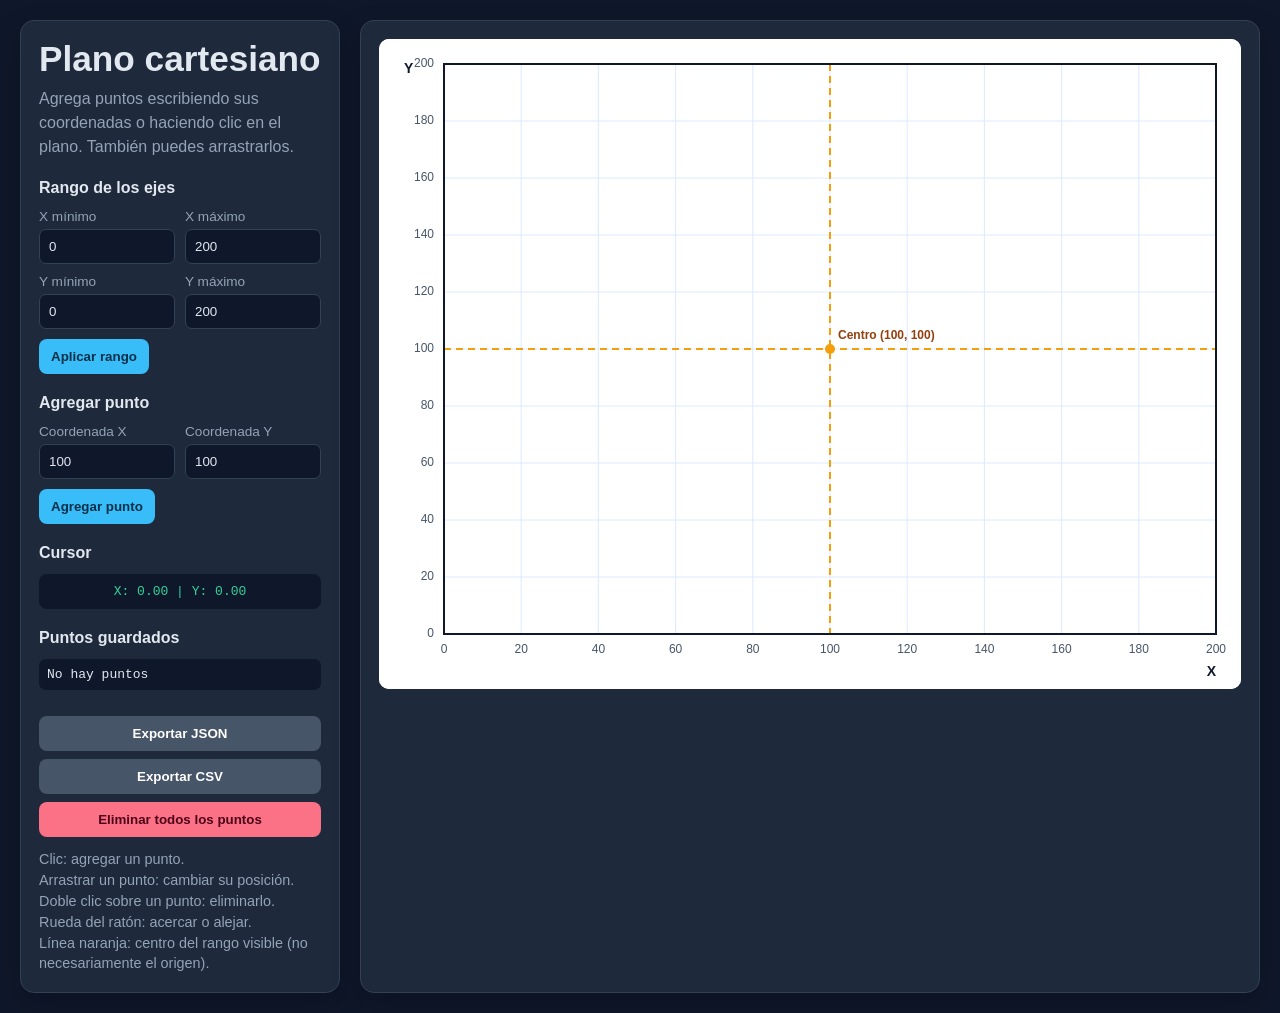
<file: material/plano.html>
<!DOCTYPE html>
<html lang="es">
<head><meta name="robots" content="noindex,nofollow">
  <meta charset="UTF-8">
  <meta name="viewport" content="width=device-width, initial-scale=1.0">
  <title>Plano cartesiano interactivo</title>

  <style>
    :root {
      color-scheme: dark;
      --fondo: #0f172a;
      --panel: #1e293b;
      --borde: #334155;
      --texto: #e2e8f0;
      --secundario: #94a3b8;
      --azul: #38bdf8;
      --rojo: #fb7185;
      --verde: #34d399;
    }

    * {
      box-sizing: border-box;
    }

    body {
      margin: 0;
      min-height: 100vh;
      padding: 20px;
      background: var(--fondo);
      color: var(--texto);
      font-family: Arial, Helvetica, sans-serif;
    }

    h1 {
      margin: 0 0 8px;
      font-size: clamp(1.5rem, 4vw, 2.2rem);
    }

    .descripcion {
      margin: 0 0 20px;
      color: var(--secundario);
      line-height: 1.5;
    }

    .aplicacion {
      display: grid;
      grid-template-columns: minmax(260px, 320px) 1fr;
      gap: 20px;
      max-width: 1500px;
      margin: auto;
    }

    .panel,
    .zona-grafico {
      padding: 18px;
      border: 1px solid var(--borde);
      border-radius: 14px;
      background: var(--panel);
      box-shadow: 0 12px 30px rgb(0 0 0 / 20%);
    }

    .grupo {
      margin-bottom: 20px;
    }

    .grupo h2 {
      margin: 0 0 12px;
      font-size: 1rem;
    }

    .fila {
      display: grid;
      grid-template-columns: 1fr 1fr;
      gap: 10px;
      margin-bottom: 10px;
    }

    label {
      display: block;
      color: var(--secundario);
      font-size: 0.85rem;
    }

    input {
      width: 100%;
      margin-top: 5px;
      padding: 9px;
      border: 1px solid var(--borde);
      border-radius: 7px;
      outline: none;
      background: #0f172a;
      color: var(--texto);
    }

    input:focus {
      border-color: var(--azul);
    }

    button {
      padding: 10px 12px;
      border: 0;
      border-radius: 8px;
      background: var(--azul);
      color: #082f49;
      font-weight: bold;
      cursor: pointer;
    }

    button:hover {
      filter: brightness(1.1);
    }

    button.secundario {
      background: #475569;
      color: white;
    }

    button.peligro {
      background: var(--rojo);
      color: #4c0519;
    }

    .botones {
      display: grid;
      gap: 8px;
    }

    .coordenadas {
      padding: 10px;
      border-radius: 8px;
      background: #0f172a;
      color: var(--verde);
      font-family: monospace;
      text-align: center;
    }

    .lista-puntos {
      max-height: 260px;
      margin: 0;
      padding: 0;
      overflow-y: auto;
      list-style: none;
    }

    .lista-puntos li {
      display: flex;
      align-items: center;
      justify-content: space-between;
      gap: 8px;
      margin-bottom: 6px;
      padding: 8px;
      border-radius: 7px;
      background: #0f172a;
      font-family: monospace;
    }

    .lista-puntos button {
      padding: 5px 8px;
      background: var(--rojo);
      color: #4c0519;
    }

    .canvas-contenedor {
      position: relative;
      width: 100%;
      min-height: 550px;
      overflow: hidden;
      border-radius: 10px;
      background: white;
    }

    canvas {
      display: block;
      width: 100%;
      height: 650px;
      cursor: crosshair;
      touch-action: none;
    }

    .ayuda {
      margin: 12px 0 0;
      color: var(--secundario);
      font-size: 0.9rem;
      line-height: 1.45;
    }

    @media (max-width: 850px) {
      body {
        padding: 10px;
      }

      .aplicacion {
        grid-template-columns: 1fr;
      }

      canvas {
        height: 500px;
      }
    }
  </style>
</head>

<body>
  <main class="aplicacion">
    <aside class="panel">
      <h1>Plano cartesiano</h1>
      <p class="descripcion">
        Agrega puntos escribiendo sus coordenadas o haciendo clic en el plano.
        También puedes arrastrarlos.
      </p>

      <section class="grupo">
        <h2>Rango de los ejes</h2>

        <div class="fila">
          <label>
            X mínimo
            <input id="xMin" type="number" value="0">
          </label>

          <label>
            X máximo
            <input id="xMax" type="number" value="200">
          </label>
        </div>

        <div class="fila">
          <label>
            Y mínimo
            <input id="yMin" type="number" value="0">
          </label>

          <label>
            Y máximo
            <input id="yMax" type="number" value="200">
          </label>
        </div>

        <button id="aplicarRango">Aplicar rango</button>
      </section>

      <section class="grupo">
        <h2>Agregar punto</h2>

        <div class="fila">
          <label>
            Coordenada X
            <input id="puntoX" type="number" step="any" value="100">
          </label>

          <label>
            Coordenada Y
            <input id="puntoY" type="number" step="any" value="100">
          </label>
        </div>

        <button id="agregarPunto">Agregar punto</button>
      </section>

      <section class="grupo">
        <h2>Cursor</h2>
        <div id="coordenadasCursor" class="coordenadas">X: 0.00 | Y: 0.00</div>
      </section>

      <section class="grupo">
        <h2>Puntos guardados</h2>
        <ul id="listaPuntos" class="lista-puntos"></ul>
      </section>

      <section class="botones">
        <button id="exportarJSON" class="secundario">Exportar JSON</button>
        <button id="exportarCSV" class="secundario">Exportar CSV</button>
        <button id="limpiar" class="peligro">Eliminar todos los puntos</button>
      </section>

      <p class="ayuda">
        Clic: agregar un punto.<br>
        Arrastrar un punto: cambiar su posición.<br>
        Doble clic sobre un punto: eliminarlo.<br>
        Rueda del ratón: acercar o alejar.<br>
        Línea naranja: centro del rango visible (no necesariamente el origen).
      </p>
    </aside>

    <section class="zona-grafico">
      <div class="canvas-contenedor">
        <canvas id="plano"></canvas>
      </div>
    </section>
  </main>

  <script>
    const canvas = document.getElementById("plano");
    const ctx = canvas.getContext("2d");

    const elementos = {
      xMin: document.getElementById("xMin"),
      xMax: document.getElementById("xMax"),
      yMin: document.getElementById("yMin"),
      yMax: document.getElementById("yMax"),
      puntoX: document.getElementById("puntoX"),
      puntoY: document.getElementById("puntoY"),
      cursor: document.getElementById("coordenadasCursor"),
      lista: document.getElementById("listaPuntos")
    };

    const margen = {
      izquierda: 65,
      derecha: 25,
      superior: 25,
      inferior: 55
    };

    let rango = {
      xMin: 0,
      xMax: 200,
      yMin: 0,
      yMax: 200
    };

    let puntos = [];
    let puntoArrastrado = -1;
    let contadorPuntos = 1;

    function ajustarCanvas() {
      const rect = canvas.getBoundingClientRect();
      const proporcion = window.devicePixelRatio || 1;

      canvas.width = Math.round(rect.width * proporcion);
      canvas.height = Math.round(rect.height * proporcion);

      ctx.setTransform(proporcion, 0, 0, proporcion, 0, 0);
      dibujar();
    }

    function anchoUtil() {
      return canvas.clientWidth - margen.izquierda - margen.derecha;
    }

    function altoUtil() {
      return canvas.clientHeight - margen.superior - margen.inferior;
    }

    function convertirX(x) {
      return margen.izquierda +
        ((x - rango.xMin) / (rango.xMax - rango.xMin)) * anchoUtil();
    }

    function convertirY(y) {
      return margen.superior +
        ((rango.yMax - y) / (rango.yMax - rango.yMin)) * altoUtil();
    }

    function convertirCanvasACoordenada(px, py) {
      const x = rango.xMin +
        ((px - margen.izquierda) / anchoUtil()) * (rango.xMax - rango.xMin);

      const y = rango.yMax -
        ((py - margen.superior) / altoUtil()) * (rango.yMax - rango.yMin);

      return { x, y };
    }

    function pasoAdecuado(amplitud) {
      const pasoIdeal = amplitud / 10;
      const potencia = Math.pow(10, Math.floor(Math.log10(pasoIdeal)));
      const normalizado = pasoIdeal / potencia;

      if (normalizado < 1.5) return potencia;
      if (normalizado < 3) return 2 * potencia;
      if (normalizado < 7) return 5 * potencia;
      return 10 * potencia;
    }

    function decimalesNecesarios(valor) {
      if (valor >= 1) return valor < 10 ? 1 : 0;
      return Math.min(6, Math.ceil(-Math.log10(valor)) + 1);
    }

    function dibujar() {
      const ancho = canvas.clientWidth;
      const alto = canvas.clientHeight;

      ctx.clearRect(0, 0, ancho, alto);
      ctx.fillStyle = "#ffffff";
      ctx.fillRect(0, 0, ancho, alto);

      dibujarCuadricula();
      dibujarCruzCentral();
      dibujarEjes();
      dibujarPuntos();
    }

    function dibujarCuadricula() {
      const pasoX = pasoAdecuado(rango.xMax - rango.xMin);
      const pasoY = pasoAdecuado(rango.yMax - rango.yMin);
      const decimalesX = decimalesNecesarios(pasoX);
      const decimalesY = decimalesNecesarios(pasoY);

      ctx.lineWidth = 1;
      ctx.strokeStyle = "#dbeafe";
      ctx.fillStyle = "#475569";
      ctx.font = "12px Arial";

      const primerX = Math.ceil(rango.xMin / pasoX) * pasoX;

      for (let x = primerX; x <= rango.xMax + pasoX * 0.001; x += pasoX) {
        const px = convertirX(x);

        ctx.beginPath();
        ctx.moveTo(px, margen.superior);
        ctx.lineTo(px, canvas.clientHeight - margen.inferior);
        ctx.stroke();

        ctx.textAlign = "center";
        ctx.textBaseline = "top";
        ctx.fillText(
          limpiarNumero(x, decimalesX),
          px,
          canvas.clientHeight - margen.inferior + 10
        );
      }

      const primerY = Math.ceil(rango.yMin / pasoY) * pasoY;

      for (let y = primerY; y <= rango.yMax + pasoY * 0.001; y += pasoY) {
        const py = convertirY(y);

        ctx.beginPath();
        ctx.moveTo(margen.izquierda, py);
        ctx.lineTo(canvas.clientWidth - margen.derecha, py);
        ctx.stroke();

        ctx.textAlign = "right";
        ctx.textBaseline = "middle";
        ctx.fillText(
          limpiarNumero(y, decimalesY),
          margen.izquierda - 10,
          py
        );
      }
    }

    // Cruz de referencia: siempre marca el centro del rango visible.
    // No sustituye al origen (0,0); sirve para orientarse aunque el rango sea 0..200.
    function dibujarCruzCentral() {
      const centroXValor = (rango.xMin + rango.xMax) / 2;
      const centroYValor = (rango.yMin + rango.yMax) / 2;
      const px = convertirX(centroXValor);
      const py = convertirY(centroYValor);
      const izquierda = margen.izquierda;
      const derecha = canvas.clientWidth - margen.derecha;
      const arriba = margen.superior;
      const abajo = canvas.clientHeight - margen.inferior;

      ctx.save();
      ctx.strokeStyle = "#f59e0b";
      ctx.fillStyle = "#92400e";
      ctx.lineWidth = 2;
      ctx.setLineDash([7, 5]);

      ctx.beginPath();
      ctx.moveTo(izquierda, py);
      ctx.lineTo(derecha, py);
      ctx.moveTo(px, arriba);
      ctx.lineTo(px, abajo);
      ctx.stroke();

      ctx.setLineDash([]);
      ctx.beginPath();
      ctx.arc(px, py, 5, 0, Math.PI * 2);
      ctx.fillStyle = "#f59e0b";
      ctx.fill();

      ctx.font = "bold 12px Arial";
      ctx.textAlign = "left";
      ctx.textBaseline = "bottom";
      ctx.fillStyle = "#92400e";
      ctx.fillText(
        `Centro (${formatear(centroXValor)}, ${formatear(centroYValor)})`,
        px + 8,
        py - 7
      );
      ctx.restore();
    }

    function dibujarEjes() {
      const izquierda = margen.izquierda;
      const derecha = canvas.clientWidth - margen.derecha;
      const arriba = margen.superior;
      const abajo = canvas.clientHeight - margen.inferior;

      ctx.strokeStyle = "#0f172a";
      ctx.lineWidth = 2;

      ctx.strokeRect(izquierda, arriba, anchoUtil(), altoUtil());

      if (rango.xMin <= 0 && rango.xMax >= 0) {
        const ejeY = convertirX(0);
        ctx.beginPath();
        ctx.moveTo(ejeY, arriba);
        ctx.lineTo(ejeY, abajo);
        ctx.stroke();
      }

      if (rango.yMin <= 0 && rango.yMax >= 0) {
        const ejeX = convertirY(0);
        ctx.beginPath();
        ctx.moveTo(izquierda, ejeX);
        ctx.lineTo(derecha, ejeX);
        ctx.stroke();
      }

      ctx.fillStyle = "#0f172a";
      ctx.font = "bold 14px Arial";

      ctx.textAlign = "right";
      ctx.fillText("X", derecha, abajo + 38);

      ctx.textAlign = "left";
      ctx.fillText("Y", izquierda - 40, arriba + 5);
    }

    function dibujarPuntos() {
      puntos.forEach((punto, indice) => {
        const px = convertirX(punto.x);
        const py = convertirY(punto.y);

        if (
          px < margen.izquierda ||
          px > canvas.clientWidth - margen.derecha ||
          py < margen.superior ||
          py > canvas.clientHeight - margen.inferior
        ) {
          return;
        }

        ctx.beginPath();
        ctx.arc(px, py, 7, 0, Math.PI * 2);
        ctx.fillStyle = indice === puntoArrastrado ? "#34d399" : "#ef4444";
        ctx.fill();
        ctx.strokeStyle = "#7f1d1d";
        ctx.lineWidth = 2;
        ctx.stroke();

        ctx.fillStyle = "#0f172a";
        ctx.font = "12px Arial";
        ctx.textAlign = "left";
        ctx.textBaseline = "bottom";
        ctx.fillText(
          `${punto.nombre} (${formatear(punto.x)}, ${formatear(punto.y)})`,
          px + 10,
          py - 7
        );
      });
    }

    function limpiarNumero(numero, decimales) {
      const resultado = Number(numero.toFixed(decimales));
      return Object.is(resultado, -0) ? "0" : String(resultado);
    }

    function formatear(numero) {
      return limpiarNumero(numero, 2);
    }

    function dentroDelPlano(px, py) {
      return (
        px >= margen.izquierda &&
        px <= canvas.clientWidth - margen.derecha &&
        py >= margen.superior &&
        py <= canvas.clientHeight - margen.inferior
      );
    }

    function posicionDelEvento(evento) {
      const rect = canvas.getBoundingClientRect();

      if (evento.touches && evento.touches.length) {
        return {
          x: evento.touches[0].clientX - rect.left,
          y: evento.touches[0].clientY - rect.top
        };
      }

      return {
        x: evento.clientX - rect.left,
        y: evento.clientY - rect.top
      };
    }

    function buscarPuntoCercano(px, py) {
      for (let i = puntos.length - 1; i >= 0; i--) {
        const dx = convertirX(puntos[i].x) - px;
        const dy = convertirY(puntos[i].y) - py;

        if (Math.hypot(dx, dy) <= 12) {
          return i;
        }
      }

      return -1;
    }

    function agregarPunto(x, y) {
      if (!Number.isFinite(x) || !Number.isFinite(y)) {
        alert("Introduce coordenadas válidas.");
        return;
      }

      puntos.push({
        nombre: `P${contadorPuntos++}`,
        x,
        y
      });

      actualizarLista();
      dibujar();
    }

    function eliminarPunto(indice) {
      puntos.splice(indice, 1);
      actualizarLista();
      dibujar();
    }

    function actualizarLista() {
      elementos.lista.innerHTML = "";

      if (puntos.length === 0) {
        const elemento = document.createElement("li");
        elemento.textContent = "No hay puntos";
        elementos.lista.appendChild(elemento);
        return;
      }

      puntos.forEach((punto, indice) => {
        const elemento = document.createElement("li");
        const texto = document.createElement("span");
        const boton = document.createElement("button");

        texto.textContent =
          `${punto.nombre}: (${formatear(punto.x)}, ${formatear(punto.y)})`;

        boton.textContent = "X";
        boton.title = "Eliminar punto";
        boton.addEventListener("click", () => eliminarPunto(indice));

        elemento.append(texto, boton);
        elementos.lista.appendChild(elemento);
      });
    }

    function aplicarRango() {
      const nuevoRango = {
        xMin: Number(elementos.xMin.value),
        xMax: Number(elementos.xMax.value),
        yMin: Number(elementos.yMin.value),
        yMax: Number(elementos.yMax.value)
      };

      const valoresValidos = Object.values(nuevoRango).every(Number.isFinite);

      if (
        !valoresValidos ||
        nuevoRango.xMin >= nuevoRango.xMax ||
        nuevoRango.yMin >= nuevoRango.yMax
      ) {
        alert("El valor mínimo debe ser menor que el máximo.");
        return;
      }

      rango = nuevoRango;
      dibujar();
    }

    function descargar(nombre, contenido, tipo) {
      const archivo = new Blob([contenido], { type: tipo });
      const url = URL.createObjectURL(archivo);
      const enlace = document.createElement("a");

      enlace.href = url;
      enlace.download = nombre;
      enlace.click();

      URL.revokeObjectURL(url);
    }

    canvas.addEventListener("pointerdown", evento => {
      const posicion = posicionDelEvento(evento);

      if (!dentroDelPlano(posicion.x, posicion.y)) return;

      const encontrado = buscarPuntoCercano(posicion.x, posicion.y);

      if (encontrado >= 0) {
        puntoArrastrado = encontrado;
        canvas.setPointerCapture(evento.pointerId);
      } else {
        const coordenada = convertirCanvasACoordenada(posicion.x, posicion.y);
        agregarPunto(coordenada.x, coordenada.y);
      }
    });

    canvas.addEventListener("pointermove", evento => {
      const posicion = posicionDelEvento(evento);
      const coordenada = convertirCanvasACoordenada(posicion.x, posicion.y);

      elementos.cursor.textContent =
        `X: ${formatear(coordenada.x)} | Y: ${formatear(coordenada.y)}`;

      if (puntoArrastrado >= 0 && dentroDelPlano(posicion.x, posicion.y)) {
        puntos[puntoArrastrado].x = Math.min(
          rango.xMax,
          Math.max(rango.xMin, coordenada.x)
        );

        puntos[puntoArrastrado].y = Math.min(
          rango.yMax,
          Math.max(rango.yMin, coordenada.y)
        );

        actualizarLista();
        dibujar();
      }
    });

    canvas.addEventListener("pointerup", () => {
      puntoArrastrado = -1;
      dibujar();
    });

    canvas.addEventListener("pointercancel", () => {
      puntoArrastrado = -1;
      dibujar();
    });

    canvas.addEventListener("dblclick", evento => {
      const posicion = posicionDelEvento(evento);
      const indice = buscarPuntoCercano(posicion.x, posicion.y);

      if (indice >= 0) {
        eliminarPunto(indice);
      }
    });

    canvas.addEventListener(
      "wheel",
      evento => {
        evento.preventDefault();

        const posicion = posicionDelEvento(evento);
        const centro = convertirCanvasACoordenada(posicion.x, posicion.y);
        const factor = evento.deltaY < 0 ? 0.85 : 1.15;

        rango.xMin = centro.x - (centro.x - rango.xMin) * factor;
        rango.xMax = centro.x + (rango.xMax - centro.x) * factor;
        rango.yMin = centro.y - (centro.y - rango.yMin) * factor;
        rango.yMax = centro.y + (rango.yMax - centro.y) * factor;

        elementos.xMin.value = formatear(rango.xMin);
        elementos.xMax.value = formatear(rango.xMax);
        elementos.yMin.value = formatear(rango.yMin);
        elementos.yMax.value = formatear(rango.yMax);

        dibujar();
      },
      { passive: false }
    );

    document.getElementById("aplicarRango").addEventListener(
      "click",
      aplicarRango
    );

    document.getElementById("agregarPunto").addEventListener("click", () => {
      agregarPunto(
        Number(elementos.puntoX.value),
        Number(elementos.puntoY.value)
      );
    });

    document.getElementById("limpiar").addEventListener("click", () => {
      puntos = [];
      contadorPuntos = 1;
      actualizarLista();
      dibujar();
    });

    document.getElementById("exportarJSON").addEventListener("click", () => {
      const datos = {
        rango,
        puntos
      };

      descargar(
        "puntos-cartesianos.json",
        JSON.stringify(datos, null, 2),
        "application/json"
      );
    });

    document.getElementById("exportarCSV").addEventListener("click", () => {
      const filas = [
        "nombre,x,y",
        ...puntos.map(punto =>
          `${punto.nombre},${punto.x},${punto.y}`
        )
      ];

      descargar(
        "puntos-cartesianos.csv",
        filas.join("\n"),
        "text/csv;charset=utf-8"
      );
    });

    window.addEventListener("resize", ajustarCanvas);

    actualizarLista();
    ajustarCanvas();
  </script>
</body>
</html>
</file>
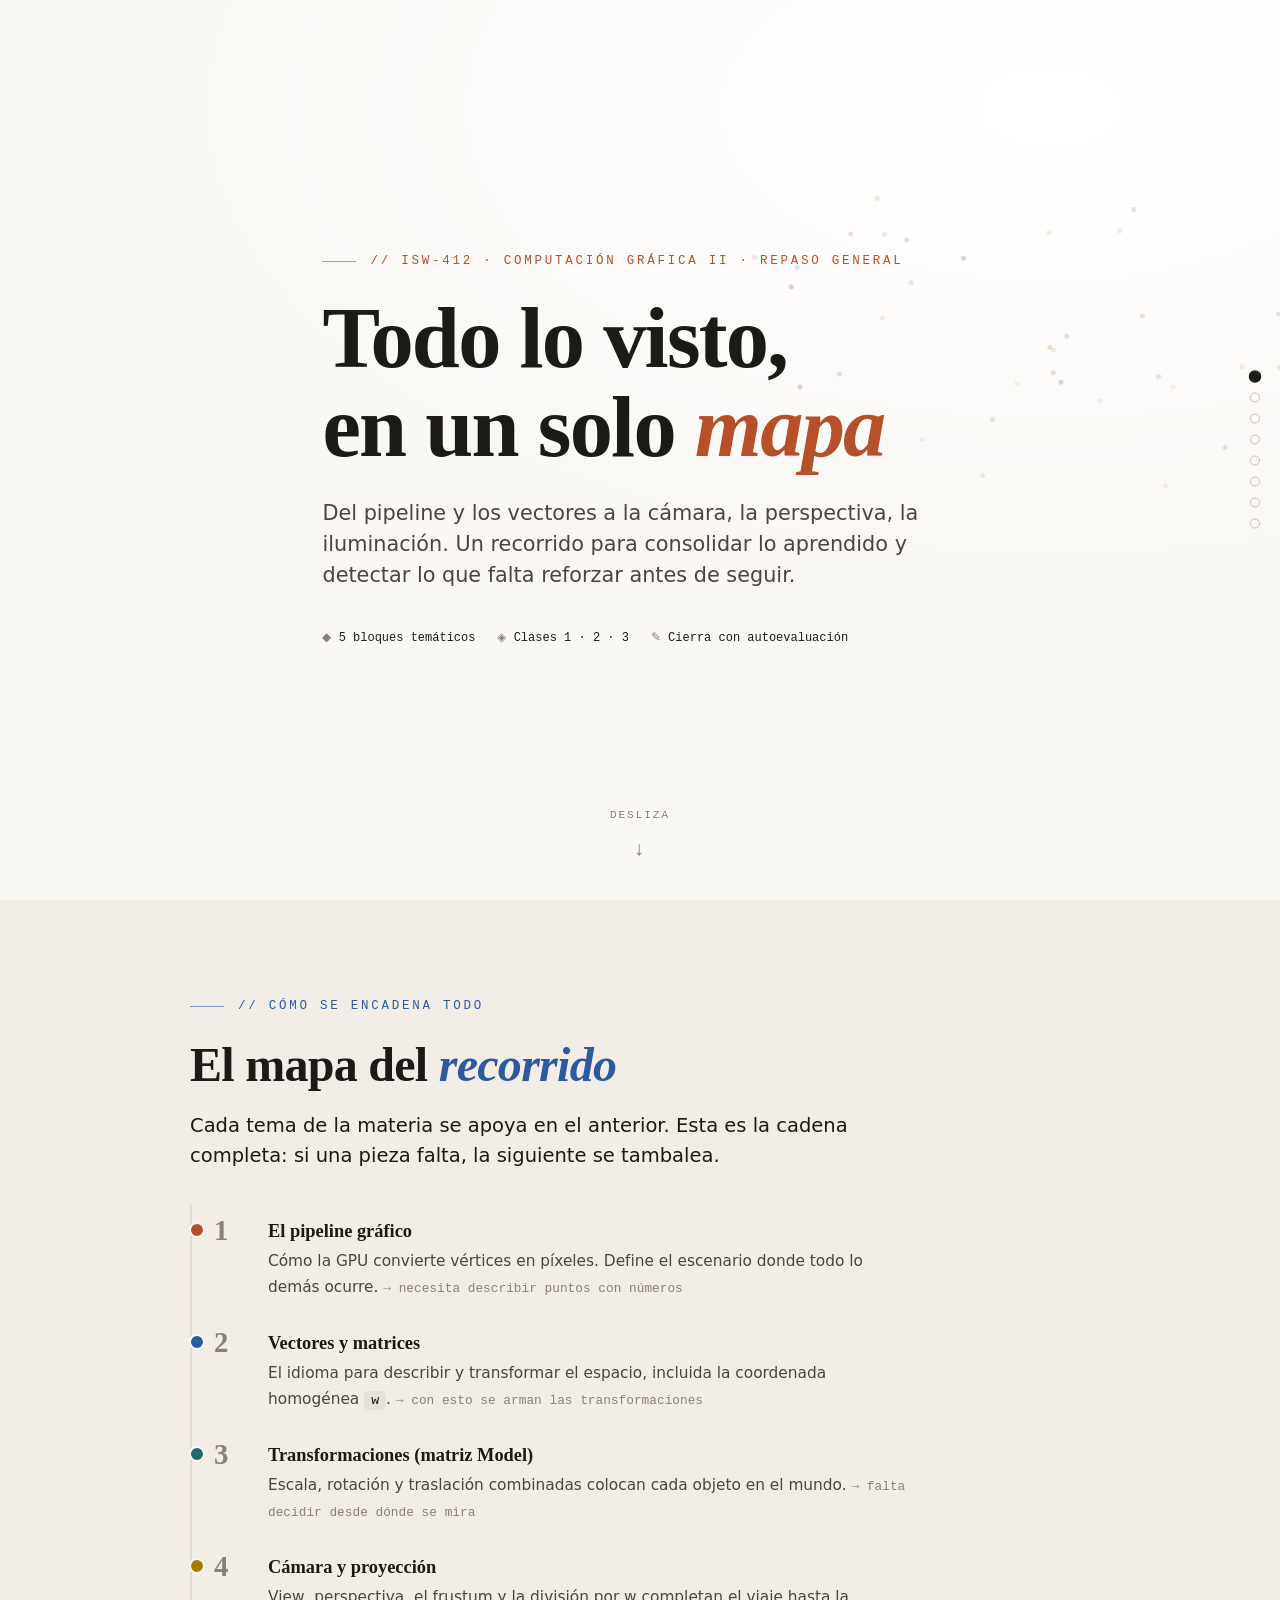
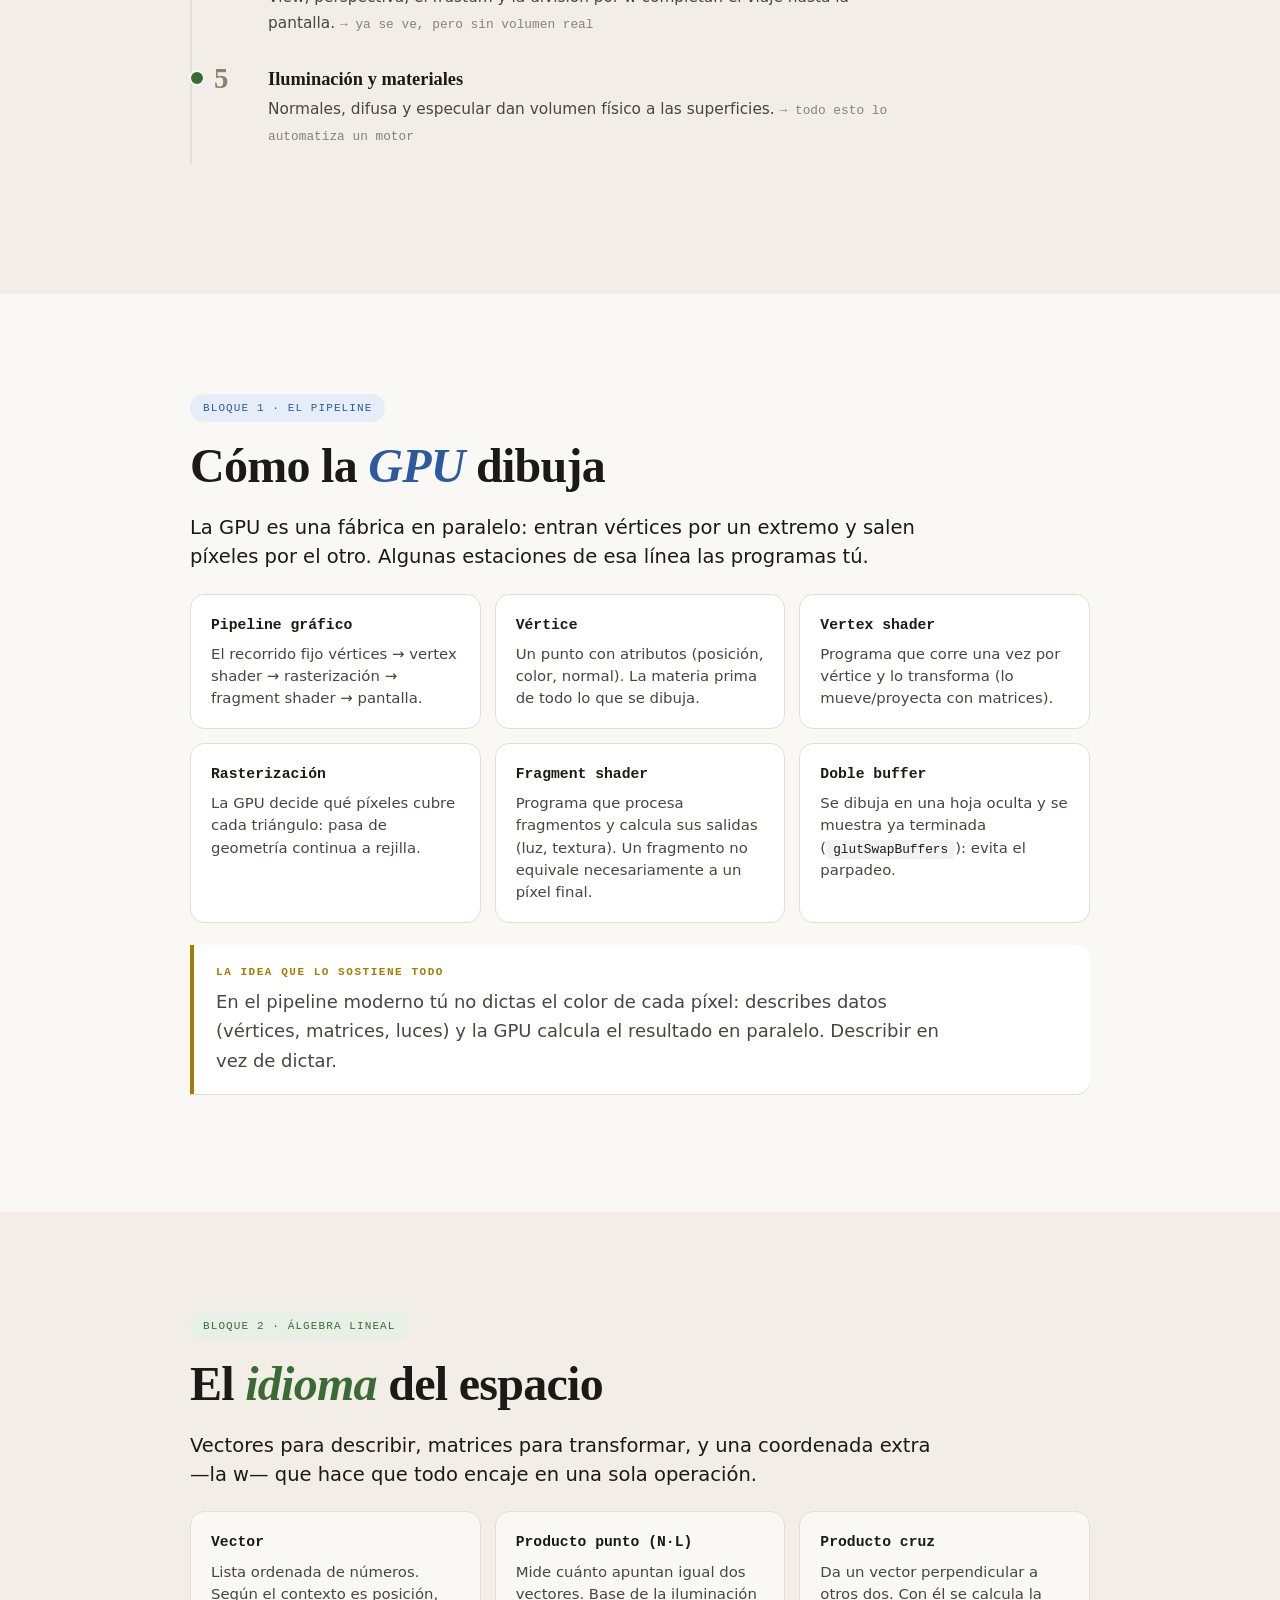
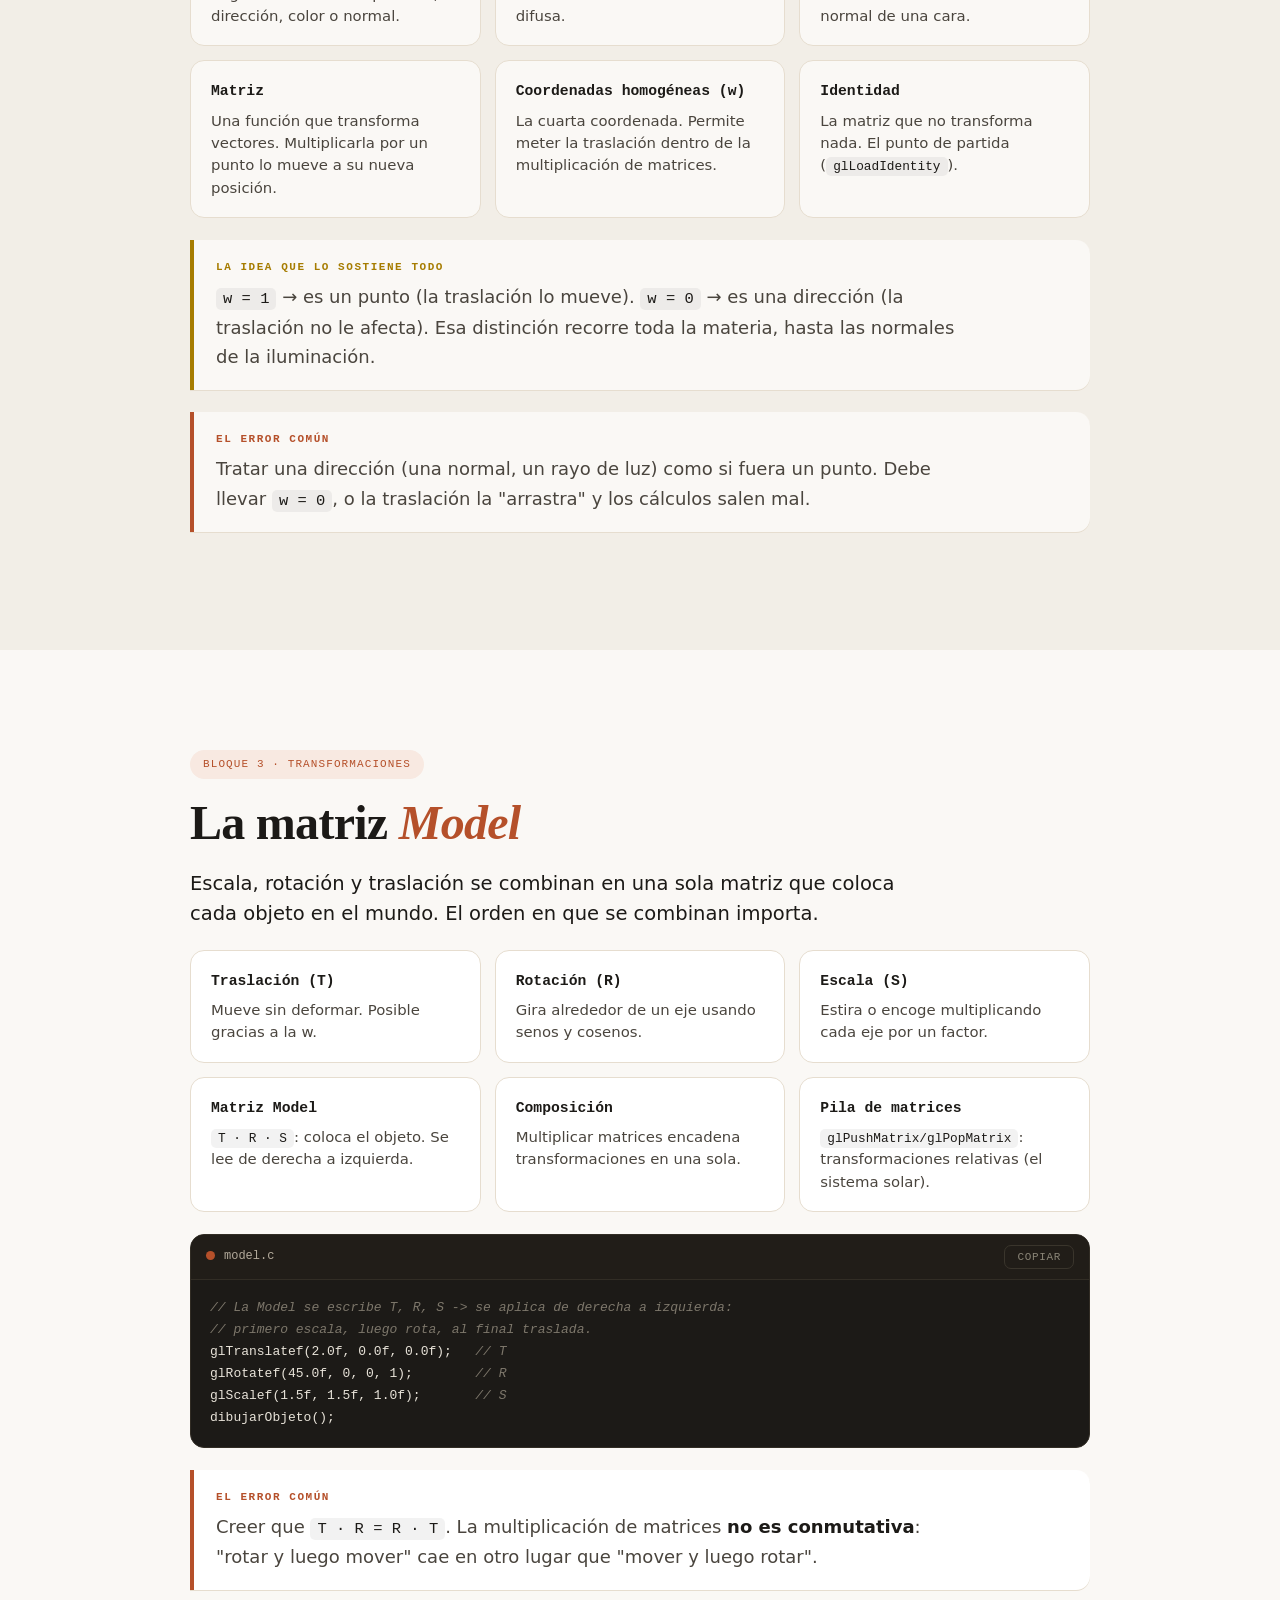
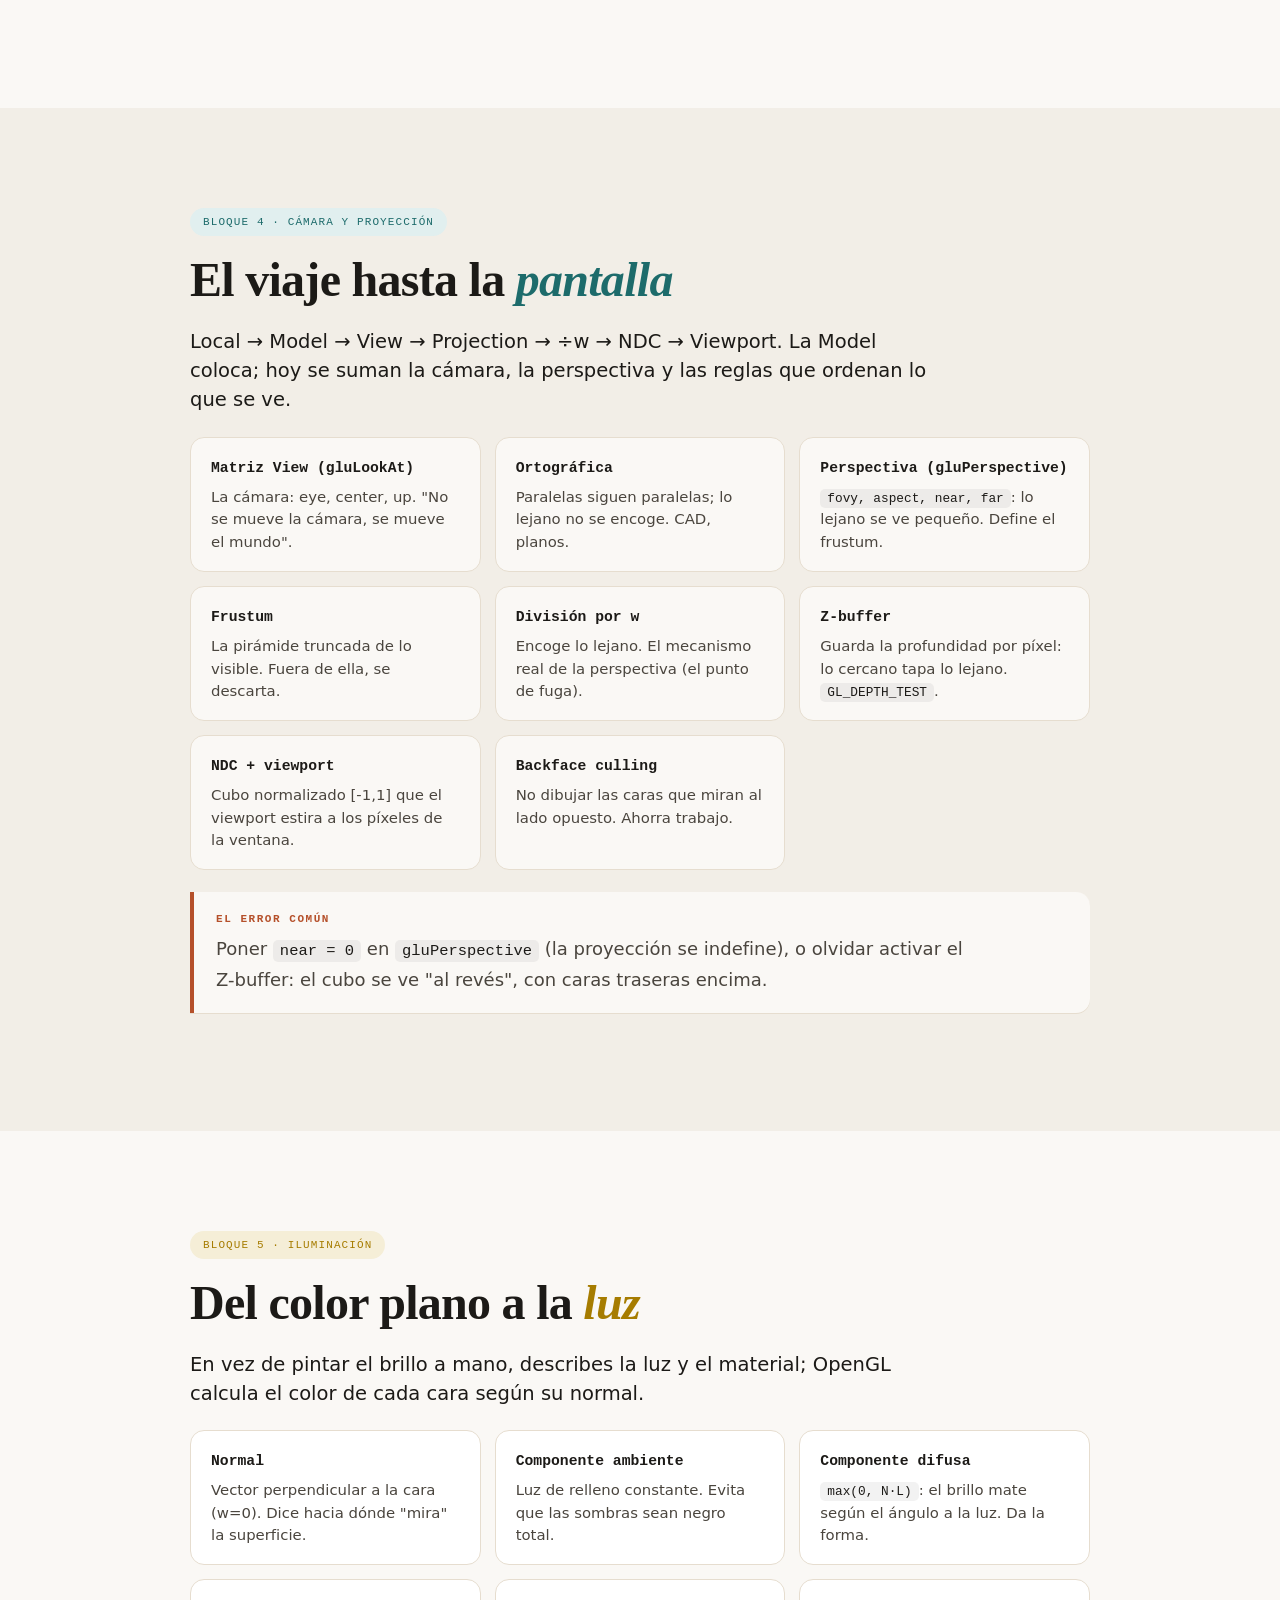
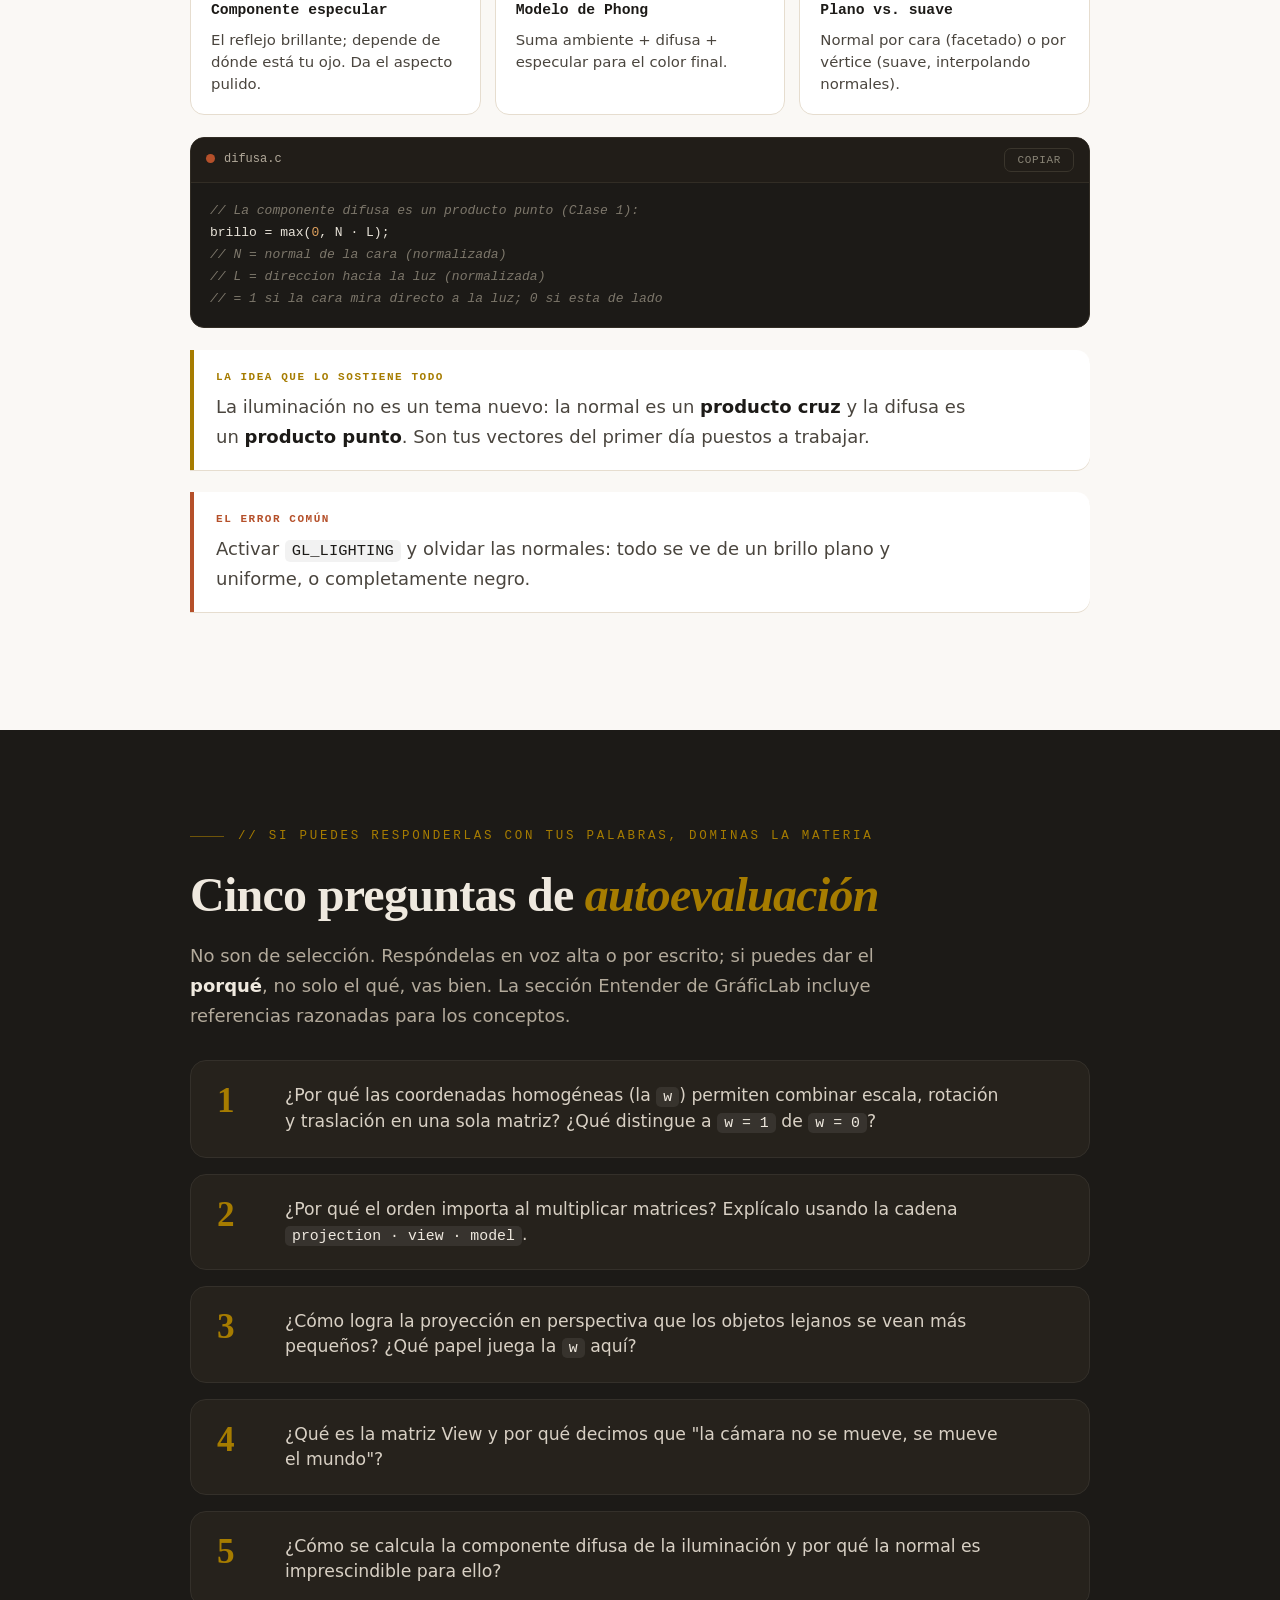
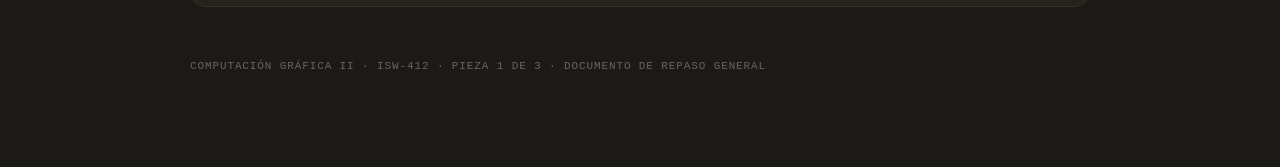
<file: material/repaso.html>
<!DOCTYPE html>
<html lang="es">
<head><meta name="robots" content="noindex,nofollow">
<meta charset="UTF-8">
<meta name="viewport" content="width=device-width, initial-scale=1.0">
<title>Computación Gráfica II · Repaso general</title>



<style>
:root{
  --crema:#faf8f5; --crema2:#f2eee7; --tinta:#1c1a17; --tinta2:#26221c;
  --texto:#1c1a17; --texto2:#4a453e; --tenue:#8a8073;
  --plum:#6d3b6b; --teal:#1d6b6b; --rust:#b5502a; --gold:#a67c00; --blue:#2d5a9e; --green:#3a6b35;
  --plum-l:#f0e6ef; --teal-l:#e1efef; --rust-l:#f8e9e1; --gold-l:#f5eed7; --blue-l:#e5edf8; --green-l:#e7f0e5;
  --line:#e6ddcf;
  --serif:'Fraunces',Georgia,serif; --sans:'Outfit',system-ui,sans-serif; --mono:'JetBrains Mono',monospace;
}
*{box-sizing:border-box;margin:0;padding:0}
html{scroll-behavior:smooth}
body{background:var(--crema);color:var(--texto);font-family:var(--sans);line-height:1.65;font-size:18px;-webkit-font-smoothing:antialiased}
#progress{position:fixed;top:0;left:0;height:4px;width:0%;z-index:100;background:linear-gradient(90deg,var(--plum),var(--blue),var(--teal),var(--green),var(--gold),var(--rust));}
#dots{position:fixed;right:20px;top:50%;transform:translateY(-50%);z-index:90;display:flex;flex-direction:column;gap:11px}
#dots a{width:10px;height:10px;border-radius:50%;border:1.5px solid #c9bfae;transition:all .3s;position:relative}
#dots a.active{background:var(--tinta);border-color:var(--tinta);transform:scale(1.25)}
#dots a span{position:absolute;right:19px;top:50%;transform:translateY(-50%);white-space:nowrap;font-family:var(--mono);font-size:10px;letter-spacing:.08em;text-transform:uppercase;color:var(--texto2);opacity:0;transition:opacity .3s}
#dots a:hover span{opacity:1}
@media(max-width:980px){#dots{display:none}}
section{padding:96px 32px;position:relative}
.wrap{max-width:900px;margin:0 auto}
.bg-crema{background:var(--crema)} .bg-crema2{background:var(--crema2)}
.bg-dark{background:var(--tinta);color:#efe9df}
.bg-dark p{color:#b3aa9b} .bg-dark h2{color:#efe9df}
.eyebrow{font-family:var(--mono);font-size:12.5px;letter-spacing:.22em;text-transform:uppercase;color:var(--tenue);display:flex;align-items:center;gap:14px;margin-bottom:22px}
.eyebrow::before{content:"";width:34px;height:1.5px;background:currentColor;opacity:.6}
h1{font-family:var(--serif);font-weight:600;font-size:clamp(2.8rem,7.5vw,5.4rem);line-height:1.03;letter-spacing:-.02em}
h2{font-family:var(--serif);font-weight:600;font-size:clamp(2rem,5vw,3rem);line-height:1.1;letter-spacing:-.015em;margin-bottom:20px}
h2 em,h1 em{font-style:italic}
h3{font-family:var(--serif);font-weight:600;font-size:1.35rem;margin:26px 0 10px}
.c-plum{color:var(--plum)} .c-teal{color:var(--teal)} .c-rust{color:var(--rust)} .c-gold{color:var(--gold)} .c-blue{color:var(--blue)} .c-green{color:var(--green)}
p{margin-bottom:16px;color:var(--texto2);max-width:66ch}
p.lead{font-size:1.22rem;color:var(--texto);line-height:1.5;max-width:60ch}
strong{color:var(--texto);font-weight:600} .bg-dark strong{color:#efe9df}
.mono-inline{font-family:var(--mono);font-size:.86em;background:rgba(0,0,0,.05);padding:2px 7px;border-radius:5px;color:var(--texto)}
.bg-dark .mono-inline{background:rgba(255,255,255,.08);color:#efe9df}
#hero{min-height:100vh;display:flex;flex-direction:column;justify-content:center;position:relative;overflow:hidden;background:radial-gradient(120% 90% at 82% 12%,#fff 0%,var(--crema) 55%)}
#hero canvas{position:absolute;inset:0;width:100%;height:100%;z-index:0;opacity:.5}
#hero .inner{position:relative;z-index:1}
#hero .sub{font-size:1.3rem;color:var(--texto2);max-width:48ch;margin-top:26px;line-height:1.5}
.hero-meta{display:flex;gap:22px;flex-wrap:wrap;margin-top:38px;font-family:var(--mono);font-size:12px;color:var(--tenue)}
.hero-meta b{color:var(--texto);font-weight:500}
.scrollhint{position:absolute;bottom:34px;left:50%;transform:translateX(-50%);z-index:1;font-family:var(--mono);font-size:11px;letter-spacing:.18em;text-transform:uppercase;color:var(--tenue);display:flex;flex-direction:column;align-items:center;gap:9px}
.scrollhint .arrow{font-size:20px;animation:bob 1.8s ease-in-out infinite}
@keyframes bob{0%,100%{transform:translateY(0)}50%{transform:translateY(7px)}}
.reveal{opacity:0;transform:translateY(26px);transition:opacity .8s cubic-bezier(.2,.7,.2,1),transform .8s cubic-bezier(.2,.7,.2,1)}
.reveal.visible{opacity:1;transform:none}
/* mapa del recorrido */
.mapa{margin:34px 0;border-left:2px solid var(--line);padding-left:4px}
.mapa .paso{display:grid;grid-template-columns:40px 1fr;gap:14px;padding:12px 0 16px 18px;position:relative}
.mapa .paso::before{content:"";position:absolute;left:-7px;top:18px;width:12px;height:12px;border-radius:50%;background:var(--rust);border:2px solid var(--crema)}
.mapa .paso:nth-child(2)::before{background:var(--blue)} .mapa .paso:nth-child(3)::before{background:var(--teal)}
.mapa .paso:nth-child(4)::before{background:var(--gold)} .mapa .paso:nth-child(5)::before{background:var(--green)} .mapa .paso:nth-child(6)::before{background:var(--plum)}
.mapa .n{font-family:var(--serif);font-weight:600;font-size:1.8rem;line-height:1;color:var(--tenue)}
.mapa h4{font-family:var(--serif);font-size:1.15rem;margin-bottom:3px}
.mapa p{margin:0;font-size:.96rem}
.mapa .arrow{color:var(--tenue);font-family:var(--mono);font-size:.8rem}
/* chip de modulo */
.chip{display:inline-block;font-family:var(--mono);font-size:11px;letter-spacing:.1em;text-transform:uppercase;font-weight:500;padding:5px 13px;border-radius:20px;margin-bottom:18px}
.ch-pipe{background:var(--blue-l);color:var(--blue)} .ch-alg{background:var(--green-l);color:var(--green)}
.ch-trans{background:var(--rust-l);color:var(--rust)} .ch-cam{background:var(--teal-l);color:var(--teal)}
.ch-luz{background:var(--gold-l);color:var(--gold)}
/* términos */
.terms{display:grid;grid-template-columns:repeat(auto-fit,minmax(240px,1fr));gap:14px;margin:22px 0}
.term{background:#fff;border:1px solid var(--line);border-radius:14px;padding:18px 20px}
.bg-crema2 .term{background:var(--crema)}
.term h4{font-family:var(--mono);font-size:.92rem;font-weight:700;color:var(--texto);margin-bottom:6px}
.term p{font-size:.93rem;margin:0;line-height:1.5}
/* callout */
.callout{border-left:4px solid var(--gold);background:#fff;border-radius:0 14px 14px 0;padding:18px 22px;margin:22px 0;box-shadow:0 1px 0 var(--line)}
.bg-crema2 .callout{background:var(--crema)}
.callout .label{font-family:var(--mono);font-size:11px;letter-spacing:.14em;text-transform:uppercase;font-weight:700;margin-bottom:6px;display:block}
.callout p{margin:0;color:var(--texto2)}
.co-key{border-color:var(--gold)} .co-key .label{color:var(--gold)}
.co-err{border-color:var(--rust)} .co-err .label{color:var(--rust)}
/* code */
.code{background:var(--tinta);border-radius:14px;overflow:hidden;margin:20px 0;border:1px solid #322d25}
.code .bar{display:flex;align-items:center;justify-content:space-between;padding:10px 15px;background:#211d18;border-bottom:1px solid #322d25}
.code .fname{font-family:var(--mono);font-size:12px;color:#b3aa9b}
.code .fname .dot{display:inline-block;width:9px;height:9px;border-radius:50%;background:var(--rust);margin-right:9px;vertical-align:middle}
.code .copy{font-family:var(--mono);font-size:11px;letter-spacing:.06em;text-transform:uppercase;color:#8a8577;background:transparent;border:1px solid #3a352c;border-radius:7px;padding:5px 12px;cursor:pointer;transition:all .2s}
.code .copy:hover{color:var(--gold);border-color:var(--gold)} .code .copy.done{color:var(--green);border-color:var(--green)}
.code pre{margin:0;padding:17px 19px;overflow-x:auto;font-family:var(--mono);font-size:13px;line-height:1.7}
.code code{font-family:var(--mono);color:#e8e3d9;white-space:pre}
.tk{color:#c78ac0} .tf{color:#7fc9c9} .tc{color:#7d776b;font-style:italic} .tn{color:#e0a25e} .ts{color:#9ac97f} .tt{color:#7fa8e0}
/* autoeval */
.qq{background:var(--tinta2);border-radius:16px;padding:22px 26px;margin-bottom:16px;border:1px solid #34302a;display:grid;grid-template-columns:52px 1fr;gap:16px;align-items:start}
.qq .qn{font-family:var(--serif);font-weight:600;font-size:2.2rem;line-height:1;color:var(--gold)}
.qq p{margin:0;color:#d8d0c4;font-size:1.08rem;line-height:1.45}
.foot{margin-top:50px;font-family:var(--mono);font-size:11px;letter-spacing:.08em;color:#6a6459;text-transform:uppercase}
</style>
</head>
<body>
<div id="progress"></div>
<nav id="dots"></nav>

<section id="hero" data-dot="Inicio">
  <canvas id="heroCv"></canvas>
  <div class="wrap inner">
    <div class="eyebrow c-rust">// ISW-412 · Computación Gráfica II · Repaso general</div>
    <h1>Todo lo visto,<br>en un solo <em class="c-rust">mapa</em></h1>
    <p class="sub">Del pipeline y los vectores a la cámara, la perspectiva, la iluminación. Un recorrido para consolidar lo aprendido y detectar lo que falta reforzar antes de seguir.</p>
    <div class="hero-meta">
      <span>◆ <b>5 bloques temáticos</b></span>
      <span>◈ <b>Clases 1 · 2 · 3</b></span>
      <span>✎ <b>Cierra con autoevaluación</b></span>
    </div>
  </div>
  <div class="scrollhint"><span>Desliza</span><span class="arrow">↓</span></div>
</section>

<!-- MAPA -->
<section class="bg-crema2" data-dot="El recorrido">
  <div class="wrap reveal">
    <div class="eyebrow c-blue">// Cómo se encadena todo</div>
    <h2>El mapa del <em class="c-blue">recorrido</em></h2>
    <p class="lead">Cada tema de la materia se apoya en el anterior. Esta es la cadena completa: si una pieza falta, la siguiente se tambalea.</p>
    <div class="mapa">
      <div class="paso"><div class="n">1</div><div><h4>El pipeline gráfico</h4><p>Cómo la GPU convierte vértices en píxeles. Define el escenario donde todo lo demás ocurre. <span class="arrow">→ necesita describir puntos con números</span></p></div></div>
      <div class="paso"><div class="n">2</div><div><h4>Vectores y matrices</h4><p>El idioma para describir y transformar el espacio, incluida la coordenada homogénea <span class="mono-inline">w</span>. <span class="arrow">→ con esto se arman las transformaciones</span></p></div></div>
      <div class="paso"><div class="n">3</div><div><h4>Transformaciones (matriz Model)</h4><p>Escala, rotación y traslación combinadas colocan cada objeto en el mundo. <span class="arrow">→ falta decidir desde dónde se mira</span></p></div></div>
      <div class="paso"><div class="n">4</div><div><h4>Cámara y proyección</h4><p>View, perspectiva, el frustum y la división por w completan el viaje hasta la pantalla. <span class="arrow">→ ya se ve, pero sin volumen real</span></p></div></div>
      <div class="paso"><div class="n">5</div><div><h4>Iluminación y materiales</h4><p>Normales, difusa y especular dan volumen físico a las superficies. <span class="arrow">→ todo esto lo automatiza un motor</span></p></div></div>
      
    </div>
  </div>
</section>

<!-- BLOQUE 1: PIPELINE -->
<section class="bg-crema" data-dot="Pipeline">
  <div class="wrap reveal">
    <span class="chip ch-pipe">Bloque 1 · El pipeline</span>
    <h2>Cómo la <em class="c-blue">GPU</em> dibuja</h2>
    <p class="lead">La GPU es una fábrica en paralelo: entran vértices por un extremo y salen píxeles por el otro. Algunas estaciones de esa línea las programas tú.</p>
    <div class="terms">
      <div class="term"><h4>Pipeline gráfico</h4><p>El recorrido fijo vértices → vertex shader → rasterización → fragment shader → pantalla.</p></div>
      <div class="term"><h4>Vértice</h4><p>Un punto con atributos (posición, color, normal). La materia prima de todo lo que se dibuja.</p></div>
      <div class="term"><h4>Vertex shader</h4><p>Programa que corre una vez por vértice y lo transforma (lo mueve/proyecta con matrices).</p></div>
      <div class="term"><h4>Rasterización</h4><p>La GPU decide qué píxeles cubre cada triángulo: pasa de geometría continua a rejilla.</p></div>
      <div class="term"><h4>Fragment shader</h4><p>Programa que procesa fragmentos y calcula sus salidas (luz, textura). Un fragmento no equivale necesariamente a un píxel final.</p></div>
      <div class="term"><h4>Doble buffer</h4><p>Se dibuja en una hoja oculta y se muestra ya terminada (<span class="mono-inline">glutSwapBuffers</span>): evita el parpadeo.</p></div>
    </div>
    <div class="callout co-key"><span class="label">La idea que lo sostiene todo</span><p>En el pipeline moderno tú no dictas el color de cada píxel: describes datos (vértices, matrices, luces) y la GPU calcula el resultado en paralelo. Describir en vez de dictar.</p></div>
  </div>
</section>

<!-- BLOQUE 2: ALGEBRA -->
<section class="bg-crema2" data-dot="Vectores y matrices">
  <div class="wrap reveal">
    <span class="chip ch-alg">Bloque 2 · Álgebra lineal</span>
    <h2>El <em class="c-green">idioma</em> del espacio</h2>
    <p class="lead">Vectores para describir, matrices para transformar, y una coordenada extra —la w— que hace que todo encaje en una sola operación.</p>
    <div class="terms">
      <div class="term"><h4>Vector</h4><p>Lista ordenada de números. Según el contexto es posición, dirección, color o normal.</p></div>
      <div class="term"><h4>Producto punto (N·L)</h4><p>Mide cuánto apuntan igual dos vectores. Base de la iluminación difusa.</p></div>
      <div class="term"><h4>Producto cruz</h4><p>Da un vector perpendicular a otros dos. Con él se calcula la normal de una cara.</p></div>
      <div class="term"><h4>Matriz</h4><p>Una función que transforma vectores. Multiplicarla por un punto lo mueve a su nueva posición.</p></div>
      <div class="term"><h4>Coordenadas homogéneas (w)</h4><p>La cuarta coordenada. Permite meter la traslación dentro de la multiplicación de matrices.</p></div>
      <div class="term"><h4>Identidad</h4><p>La matriz que no transforma nada. El punto de partida (<span class="mono-inline">glLoadIdentity</span>).</p></div>
    </div>
    <div class="callout co-key"><span class="label">La idea que lo sostiene todo</span><p><span class="mono-inline">w = 1</span> → es un punto (la traslación lo mueve). <span class="mono-inline">w = 0</span> → es una dirección (la traslación no le afecta). Esa distinción recorre toda la materia, hasta las normales de la iluminación.</p></div>
    <div class="callout co-err"><span class="label">El error común</span><p>Tratar una dirección (una normal, un rayo de luz) como si fuera un punto. Debe llevar <span class="mono-inline">w = 0</span>, o la traslación la "arrastra" y los cálculos salen mal.</p></div>
  </div>
</section>

<!-- BLOQUE 3: TRANSFORMACIONES -->
<section class="bg-crema" data-dot="Transformaciones">
  <div class="wrap reveal">
    <span class="chip ch-trans">Bloque 3 · Transformaciones</span>
    <h2>La matriz <em class="c-rust">Model</em></h2>
    <p class="lead">Escala, rotación y traslación se combinan en una sola matriz que coloca cada objeto en el mundo. El orden en que se combinan importa.</p>
    <div class="terms">
      <div class="term"><h4>Traslación (T)</h4><p>Mueve sin deformar. Posible gracias a la w.</p></div>
      <div class="term"><h4>Rotación (R)</h4><p>Gira alrededor de un eje usando senos y cosenos.</p></div>
      <div class="term"><h4>Escala (S)</h4><p>Estira o encoge multiplicando cada eje por un factor.</p></div>
      <div class="term"><h4>Matriz Model</h4><p><span class="mono-inline">T · R · S</span>: coloca el objeto. Se lee de derecha a izquierda.</p></div>
      <div class="term"><h4>Composición</h4><p>Multiplicar matrices encadena transformaciones en una sola.</p></div>
      <div class="term"><h4>Pila de matrices</h4><p><span class="mono-inline">glPushMatrix/glPopMatrix</span>: transformaciones relativas (el sistema solar).</p></div>
    </div>
    <div class="code">
      <div class="bar"><span class="fname"><span class="dot"></span>model.c</span><button class="copy">Copiar</button></div>
      <pre><code><span class="tc">// La Model se escribe T, R, S -> se aplica de derecha a izquierda:</span>
<span class="tc">// primero escala, luego rota, al final traslada.</span>
glTranslatef(2.0f, 0.0f, 0.0f);   <span class="tc">// T</span>
glRotatef(45.0f, 0, 0, 1);        <span class="tc">// R</span>
glScalef(1.5f, 1.5f, 1.0f);       <span class="tc">// S</span>
dibujarObjeto();</code></pre>
    </div>
    <div class="callout co-err"><span class="label">El error común</span><p>Creer que <span class="mono-inline">T · R = R · T</span>. La multiplicación de matrices <strong>no es conmutativa</strong>: "rotar y luego mover" cae en otro lugar que "mover y luego rotar".</p></div>
  </div>
</section>

<!-- BLOQUE 4: CAMARA -->
<section class="bg-crema2" data-dot="Cámara y proyección">
  <div class="wrap reveal">
    <span class="chip ch-cam">Bloque 4 · Cámara y proyección</span>
    <h2>El viaje hasta la <em class="c-teal">pantalla</em></h2>
    <p class="lead">Local → Model → View → Projection → ÷w → NDC → Viewport. La Model coloca; hoy se suman la cámara, la perspectiva y las reglas que ordenan lo que se ve.</p>
    <div class="terms">
      <div class="term"><h4>Matriz View (gluLookAt)</h4><p>La cámara: eye, center, up. "No se mueve la cámara, se mueve el mundo".</p></div>
      <div class="term"><h4>Ortográfica</h4><p>Paralelas siguen paralelas; lo lejano no se encoge. CAD, planos.</p></div>
      <div class="term"><h4>Perspectiva (gluPerspective)</h4><p><span class="mono-inline">fovy, aspect, near, far</span>: lo lejano se ve pequeño. Define el frustum.</p></div>
      <div class="term"><h4>Frustum</h4><p>La pirámide truncada de lo visible. Fuera de ella, se descarta.</p></div>
      <div class="term"><h4>División por w</h4><p>Encoge lo lejano. El mecanismo real de la perspectiva (el punto de fuga).</p></div>
      <div class="term"><h4>Z-buffer</h4><p>Guarda la profundidad por píxel: lo cercano tapa lo lejano. <span class="mono-inline">GL_DEPTH_TEST</span>.</p></div>
      <div class="term"><h4>NDC + viewport</h4><p>Cubo normalizado [-1,1] que el viewport estira a los píxeles de la ventana.</p></div>
      <div class="term"><h4>Backface culling</h4><p>No dibujar las caras que miran al lado opuesto. Ahorra trabajo.</p></div>
    </div>
    <div class="callout co-err"><span class="label">El error común</span><p>Poner <span class="mono-inline">near = 0</span> en <span class="mono-inline">gluPerspective</span> (la proyección se indefine), o olvidar activar el Z-buffer: el cubo se ve "al revés", con caras traseras encima.</p></div>
  </div>
</section>

<!-- BLOQUE 5: ILUMINACION -->
<section class="bg-crema" data-dot="Iluminación">
  <div class="wrap reveal">
    <span class="chip ch-luz">Bloque 5 · Iluminación</span>
    <h2>Del color plano a la <em class="c-gold">luz</em></h2>
    <p class="lead">En vez de pintar el brillo a mano, describes la luz y el material; OpenGL calcula el color de cada cara según su normal.</p>
    <div class="terms">
      <div class="term"><h4>Normal</h4><p>Vector perpendicular a la cara (w=0). Dice hacia dónde "mira" la superficie.</p></div>
      <div class="term"><h4>Componente ambiente</h4><p>Luz de relleno constante. Evita que las sombras sean negro total.</p></div>
      <div class="term"><h4>Componente difusa</h4><p><span class="mono-inline">max(0, N·L)</span>: el brillo mate según el ángulo a la luz. Da la forma.</p></div>
      <div class="term"><h4>Componente especular</h4><p>El reflejo brillante; depende de dónde está tu ojo. Da el aspecto pulido.</p></div>
      <div class="term"><h4>Modelo de Phong</h4><p>Suma ambiente + difusa + especular para el color final.</p></div>
      <div class="term"><h4>Plano vs. suave</h4><p>Normal por cara (facetado) o por vértice (suave, interpolando normales).</p></div>
    </div>
    <div class="code">
      <div class="bar"><span class="fname"><span class="dot"></span>difusa.c</span><button class="copy">Copiar</button></div>
      <pre><code><span class="tc">// La componente difusa es un producto punto (Clase 1):</span>
brillo = max(<span class="tn">0</span>, N · L);
<span class="tc">// N = normal de la cara (normalizada)</span>
<span class="tc">// L = direccion hacia la luz (normalizada)</span>
<span class="tc">// = 1 si la cara mira directo a la luz; 0 si esta de lado</span></code></pre>
    </div>
    <div class="callout co-key"><span class="label">La idea que lo sostiene todo</span><p>La iluminación no es un tema nuevo: la normal es un <strong>producto cruz</strong> y la difusa es un <strong>producto punto</strong>. Son tus vectores del primer día puestos a trabajar.</p></div>
    <div class="callout co-err"><span class="label">El error común</span><p>Activar <span class="mono-inline">GL_LIGHTING</span> y olvidar las normales: todo se ve de un brillo plano y uniforme, o completamente negro.</p></div>
  </div>
</section>

<!-- BLOQUE 6: UNITY -->


<!-- AUTOEVALUACION -->
<section class="bg-dark" data-dot="Autoevaluación">
  <div class="wrap reveal">
    <div class="eyebrow c-gold">// Si puedes responderlas con tus palabras, dominas la materia</div>
    <h2>Cinco preguntas de <em class="c-gold">autoevaluación</em></h2>
    <p style="margin-bottom:30px">No son de selección. Respóndelas en voz alta o por escrito; si puedes dar el <strong>porqué</strong>, no solo el qué, vas bien. La sección Entender de GráficLab incluye referencias razonadas para los conceptos.</p>
    <div class="qq"><div class="qn">1</div><p>¿Por qué las coordenadas homogéneas (la <span class="mono-inline">w</span>) permiten combinar escala, rotación y traslación en una sola matriz? ¿Qué distingue a <span class="mono-inline">w = 1</span> de <span class="mono-inline">w = 0</span>?</p></div>
    <div class="qq"><div class="qn">2</div><p>¿Por qué el orden importa al multiplicar matrices? Explícalo usando la cadena <span class="mono-inline">projection · view · model</span>.</p></div>
    <div class="qq"><div class="qn">3</div><p>¿Cómo logra la proyección en perspectiva que los objetos lejanos se vean más pequeños? ¿Qué papel juega la <span class="mono-inline">w</span> aquí?</p></div>
    <div class="qq"><div class="qn">4</div><p>¿Qué es la matriz View y por qué decimos que "la cámara no se mueve, se mueve el mundo"?</p></div>
    <div class="qq"><div class="qn">5</div><p>¿Cómo se calcula la componente difusa de la iluminación y por qué la normal es imprescindible para ello?</p></div>
    
    <div class="foot">Computación Gráfica II · ISW-412 · Pieza 1 de 3 · Documento de repaso general</div>
  </div>
</section>

<script>
const progress=document.getElementById('progress');
function up(){const h=document.documentElement;progress.style.width=Math.min(100,Math.max(0,(h.scrollTop)/(h.scrollHeight-h.clientHeight)*100))+'%';}
addEventListener('scroll',up,{passive:true});addEventListener('resize',up);
const sections=[...document.querySelectorAll('section[data-dot]')];
const dots=document.getElementById('dots');
sections.forEach((s,i)=>{if(!s.id)s.id='s'+i;const a=document.createElement('a');a.href='#'+s.id;a.innerHTML='<span>'+s.dataset.dot+'</span>';dots.appendChild(a);});
const dE=[...dots.children];
new IntersectionObserver((es)=>{es.forEach(e=>{if(e.isIntersecting){const i=sections.indexOf(e.target);dE.forEach(d=>d.classList.remove('active'));if(dE[i])dE[i].classList.add('active');}});},{rootMargin:'-45% 0px -45% 0px'}).observe&&sections.forEach(s=>{});
const o=new IntersectionObserver((es)=>{es.forEach(e=>{if(e.isIntersecting){const i=sections.indexOf(e.target);dE.forEach(d=>d.classList.remove('active'));if(dE[i])dE[i].classList.add('active');}});},{rootMargin:'-45% 0px -45% 0px'});sections.forEach(s=>o.observe(s));
const r=new IntersectionObserver((es)=>{es.forEach(e=>{if(e.isIntersecting){e.target.classList.add('visible');r.unobserve(e.target);}});},{threshold:0.08});
document.querySelectorAll('.reveal').forEach(el=>r.observe(el));
document.querySelectorAll('.code .copy').forEach(b=>b.addEventListener('click',()=>{navigator.clipboard.writeText(b.closest('.code').querySelector('code').innerText).then(()=>{b.textContent='¡Copiado!';b.classList.add('done');setTimeout(()=>{b.textContent='Copiar';b.classList.remove('done');},1500);});}));
/* fondo animado del hero: puntos que orbitan (guiño al tema) */
(function(){const cv=document.getElementById('heroCv');if(!cv)return;const ctx=cv.getContext('2d');let w,h;
function size(){w=cv.width=cv.offsetWidth;h=cv.height=cv.offsetHeight;}size();addEventListener('resize',size);
const pts=[];for(let i=0;i<34;i++)pts.push({a:Math.random()*6.28,r:40+Math.random()*260,s:0.0004+Math.random()*0.0012,o:0.15+Math.random()*0.3});
const col=['#b5502a','#2d5a9e','#1d6b6b','#a67c00','#6d3b6b'];
function loop(){ctx.clearRect(0,0,w,h);const cx=w*0.78,cy=h*0.4;
 pts.forEach((p,i)=>{p.a+=p.s;const x=cx+Math.cos(p.a)*p.r,y=cy+Math.sin(p.a)*p.r*0.6;
  ctx.fillStyle=col[i%col.length];ctx.globalAlpha=p.o;ctx.beginPath();ctx.arc(x,y,2.5,0,6.3);ctx.fill();});
 ctx.globalAlpha=1;requestAnimationFrame(loop);}loop();})();
up();
</script>
</body>
</html>
</file>
<file: assets/style.css>
:root{--ink:#18233e;--muted:#637088;--accent:#3e49ae;--line:#dce3ed;--mint:#b9f0df;--paper:#fbfcff;--soft:#eff2fa}*{box-sizing:border-box}html{scroll-behavior:smooth;scroll-padding-top:110px}body{margin:0;background:var(--paper);color:var(--ink);font:16px/1.75 system-ui,-apple-system,'Segoe UI',sans-serif}h1,h2,h3{line-height:1.15;letter-spacing:-.04em}h1{font-size:clamp(38px,5.2vw,76px);max-width:900px;margin:18px 0 26px;font-weight:760}h2{font-size:30px;margin:10px 0 22px}h3{font-size:20px;line-height:1.4;margin:0 0 14px}em{font-style:normal;color:var(--accent)}a{color:var(--accent);text-underline-offset:4px}.top{position:sticky;top:0;z-index:10;background:#ffffffed;backdrop-filter:blur(12px);border-bottom:1px solid var(--line);padding:18px 4%;display:flex;align-items:center;justify-content:space-between;gap:25px}.brand{display:flex;align-items:center;gap:8px;text-decoration:none;color:var(--ink);font-size:24px;font-weight:800;letter-spacing:-.05em}.brand span{color:var(--accent);margin-left:-8px}.brand small{font-size:10px;color:var(--muted);letter-spacing:.1em;margin-left:10px}.top nav{display:flex;flex-wrap:wrap;gap:16px;font-size:12px}.top nav a{color:var(--muted);text-decoration:none}.top nav a[aria-current]{color:var(--accent);font-weight:800}main{max-width:1360px;margin:0 auto;padding:56px 40px 80px;min-height:70vh}.eyebrow{font-size:11px;letter-spacing:.14em;color:var(--accent);font-weight:800;margin:0}.intro{font-size:18px;color:var(--muted);max-width:780px;line-height:1.9}.hero{display:grid;grid-template-columns:1.2fr 1fr;gap:50px;align-items:center}.hero-art{min-height:370px;background:#eaf0fb;border:1px solid var(--line);border-radius:28px;display:grid;place-items:center;position:relative;overflow:hidden}.hero-art svg{width:92%;max-width:470px}.hero-art small{position:absolute;bottom:20px;left:25px;font-size:11px;letter-spacing:.12em;color:var(--accent)}.actions{display:flex;flex-wrap:wrap;gap:12px;align-items:center;margin:24px 0}button,.button,.file-button{font:inherit;border:0;border-radius:10px;background:var(--accent);color:white;padding:12px 18px;cursor:pointer;font-size:14px;font-weight:600;text-decoration:none;line-height:1.5}button:hover,.button:hover{filter:brightness(.94)}button:disabled{opacity:.5;cursor:not-allowed}.quiet{background:#e9edf7;color:var(--accent)}button:focus-visible,a:focus-visible,summary:focus-visible{outline:3px solid #b28130;outline-offset:4px}input,select,textarea{font:inherit;border:1px solid #cbd5e6;border-radius:9px;padding:11px 13px;background:#fff;color:var(--ink);max-width:100%}label{display:block;font-size:13px}label input:not([type=checkbox]),label select,label textarea{display:block;width:100%;margin-top:8px}textarea{width:100%;min-height:120px;resize:vertical}.grid{display:grid;grid-template-columns:repeat(2,minmax(0,1fr));gap:20px;margin:30px 0}.grid.three{grid-template-columns:repeat(3,minmax(0,1fr))}.panel,.lesson{background:#fff;border:1px solid var(--line);border-radius:20px;padding:28px;min-width:0;margin:22px 0}.grid>.panel{margin:0}.panel p,.lesson p{overflow-wrap:anywhere}.panel small,.muted{color:var(--muted);font-size:13px}.lesson{scroll-margin-top:110px;padding:32px}.lesson .grid{margin:24px 0}.term{padding:22px;background:#f3f5fb;border-radius:14px;min-width:0}.term:nth-child(2n){background:#eff7f5}.term p{font-size:14px;margin-bottom:0}.key{border-left:3px solid var(--accent);padding:18px 22px;background:#f0eefb;border-radius:0 12px 12px 0;font-size:14px}.topic-links{display:flex;flex-wrap:wrap;gap:10px;margin:30px 0}.topic-links a{font-size:12px;padding:8px 13px;background:#edf1f8;border-radius:8px;text-decoration:none}pre{padding:20px;background:#17243d;color:#dcf0fa;border-radius:12px;font:13px/1.85 Consolas,monospace;white-space:pre-wrap;overflow-wrap:anywhere;max-width:100%}details{margin:22px 0;padding:18px;background:#f3f5fa;border:1px solid var(--line);border-radius:12px}summary{cursor:pointer;font-size:14px;font-weight:700}.answer{padding:18px 0 0;font-size:14px;color:#37526a}.note{margin:20px 0}.note summary{color:var(--muted)}.note textarea{margin-top:18px}.stats{display:flex;flex-wrap:wrap;gap:35px;padding:25px 0;margin-top:35px;border-top:1px solid var(--line)}.stats strong{display:block;font-size:32px;line-height:1.4}.stats span{font-size:12px;color:var(--muted)}.step-number{font-size:12px;color:var(--accent);font-weight:800;letter-spacing:.1em}.tool-grid{display:grid;grid-template-columns:minmax(0,1.3fr) minmax(250px,1fr);gap:26px;align-items:start}.canvas-wrap{background:#eef2fa;border:1px solid var(--line);border-radius:18px;overflow:hidden}canvas{display:block;width:100%;height:auto}output{display:block;font-size:14px;line-height:1.8;white-space:pre-line}.tool-controls label{margin:15px 0}.tool-controls input[type=range]{width:100%;accent-color:var(--accent)}.tool-controls output{padding:16px;background:#edf5f3;border-radius:12px;margin-top:18px}.flash{width:100%;min-height:280px;text-align:left;background:linear-gradient(130deg,#eef0fc,#e3f5ef);color:var(--ink);padding:35px;border:1px solid #cddbdc;font-size:25px;font-weight:650;line-height:1.5}.flash small{display:block;font-size:12px;font-weight:400;margin-top:24px}.case textarea{margin-top:15px}.rating{display:flex;gap:10px;flex-wrap:wrap}.badge{display:inline-block;background:#e6f0eb;color:#306453;border-radius:7px;padding:4px 9px;font-size:11px}.frame{width:100%;height:690px;border:1px solid var(--line);border-radius:14px;background:white}.question{border-top:1px solid var(--line);padding:25px 0}.options{display:grid;gap:10px}.options button{text-align:left;background:#eff2fa;color:var(--ink)}.feedback{padding:18px;background:#ecf5ef;border-radius:10px;margin-top:16px}.file-button{background:transparent;color:var(--accent);border:1px solid var(--line);font-size:12px}.file-button input{display:block;font-size:11px;width:190px;padding:5px;margin-top:8px}footer{border-top:1px solid var(--line);padding:35px 5%;font-size:13px;color:var(--muted)}footer p{max-width:800px}.skip{position:fixed;top:-70px;left:20px;z-index:100;background:#fff;padding:10px}.skip:focus{top:10px}.exam-page{background:#fff;border:1px solid var(--line);padding:35px;border-radius:18px;margin:30px 0}.exam-meta{display:flex;flex-wrap:wrap;gap:20px;font-size:12px}.print-answer{display:none}
@media(max-width:1000px){.top{align-items:flex-start;flex-direction:column;gap:12px}.top nav{gap:14px}.hero{grid-template-columns:1fr}.hero-art{min-height:280px}.grid.three{grid-template-columns:repeat(2,minmax(0,1fr))}.tool-grid{grid-template-columns:1fr}.top .brand{font-size:22px}}
@media(max-width:600px){main{padding:32px 20px 55px}.grid,.grid.three{grid-template-columns:1fr}.panel,.lesson,.exam-page{padding:22px}h2{font-size:26px}.intro{font-size:16px}.top{padding:14px 20px}.brand small{display:none}.top nav{font-size:11px;gap:12px}.hero-art{min-height:240px}.flash{padding:25px;font-size:22px}.frame{height:560px}.tool-grid{gap:18px}}
@media(prefers-reduced-motion:reduce){html{scroll-behavior:auto}}
@page{size:A4;margin:13mm}@media print{.top,footer,.skip,.no-print,details,textarea{display:none!important}body,main{background:#fff!important;color:#000!important;margin:0!important;padding:0!important;font:10pt/1.4 Arial!important}.exam-page{border:0;padding:0;margin:0;break-after:page;border-radius:0}.exam-page:last-child{break-after:auto}.exam-page h2{font-size:16pt}.exam-page h3{font-size:11pt}.exam-page .case{break-inside:avoid;margin:4mm 0}.exam-page p{font-size:9pt}.print-answer{display:block;min-height:33mm;border-bottom:1px solid #ccc;white-space:pre-wrap}.exam-meta{font-size:8pt}.exam-page pre{background:white;color:black;border:1px solid #ccc}.exam-intro{display:none}}
</file>
<file: assets/themes.css>
/* Shared black appearance across the eight study sections. */
.top{flex-wrap:wrap;gap:18px}.top nav{flex:1;justify-content:center}
.theme-toggle{display:inline-flex;align-items:center;gap:8px;white-space:nowrap;border:1px solid var(--line);background:#eeeefe;color:#3e49ae;font-size:12px;padding:9px 13px;min-height:42px}.theme-toggle span{font-size:19px;line-height:1}
html[data-theme=light]{color-scheme:light}
html[data-theme=dark]{color-scheme:dark;--ink:#eff0f8;--muted:#b5b8cb;--accent:#bcb7ff;--line:#383a4b;--mint:#3d725b;--paper:#050505;--soft:#181820}
[data-theme=dark] body{background:var(--paper);color:var(--ink)}
[data-theme=dark] .top{background:#09090df5}
[data-theme=dark] :is(.panel,.lesson,.exam-page){background:#121216}
[data-theme=dark] :is(.term,.term:nth-child(2n),details,.topic-links a,.options button){background:#1c1c24;color:var(--ink);border-color:var(--line)}
[data-theme=dark] :is(.key,.feedback,.tool-controls output){background:#232136;color:#e8e5ff}
[data-theme=dark] :is(input,select,textarea){background:#0b0b10;color:var(--ink);border-color:#626178}
[data-theme=dark] :is(button,.button){background:#bcb7ff;color:#17132e}
[data-theme=dark] :is(.quiet,.theme-toggle,.file-button){background:#252332;color:#d5d1ff;border:1px solid #514b6c}
[data-theme=dark] .options button{background:#22212d;color:var(--ink);border:1px solid #514b6c}
[data-theme=dark] .flash{background:linear-gradient(130deg,#242038,#171720);color:#f2efff;border-color:#5d5675}
[data-theme=dark] .answer{color:#dbd8f0}
[data-theme=dark] .badge{background:#35304a;color:#ded8ff}
[data-theme=dark] :is(.hero-art,.canvas-wrap){background:#0c0d14;border-color:var(--line)}
[data-theme=dark] .hero-art svg [stroke="#3e49ae"]{stroke:#bcb7ff}
[data-theme=dark] .hero-art svg [fill="#3e49ae"]{fill:#d2cdff}
[data-theme=dark] .hero-art svg #grid path{stroke:#35364a}
[data-theme=dark] pre{background:#090a10;color:#e4e8f5;border:1px solid #363c50}
[data-theme=dark] .skip{background:#1c192c;color:#ded8ff}
input[type=range],input[type=checkbox]{accent-color:var(--accent)}
:is(button,a,input,select,textarea,summary):focus-visible{outline:3px solid #c795e9;outline-offset:4px}
@media(max-width:1100px){.top{flex-direction:row;align-items:center;justify-content:space-between}.top nav{order:3;flex-basis:100%;justify-content:flex-start}.top .brand small{display:none}.theme-toggle{margin-left:auto}}
@media(max-width:600px){.theme-toggle{padding:8px 10px;font-size:11px}.top .brand{font-size:21px}.brand img{width:30px;height:30px}}
@media print{.theme-toggle{display:none!important}html[data-theme=dark]{color-scheme:light;--ink:#000;--muted:#333;--paper:#fff;--line:#ccc;--accent:#000}html[data-theme=dark] :is(body,main,.exam-page,pre){background:#fff!important;color:#000!important}}
</file>
